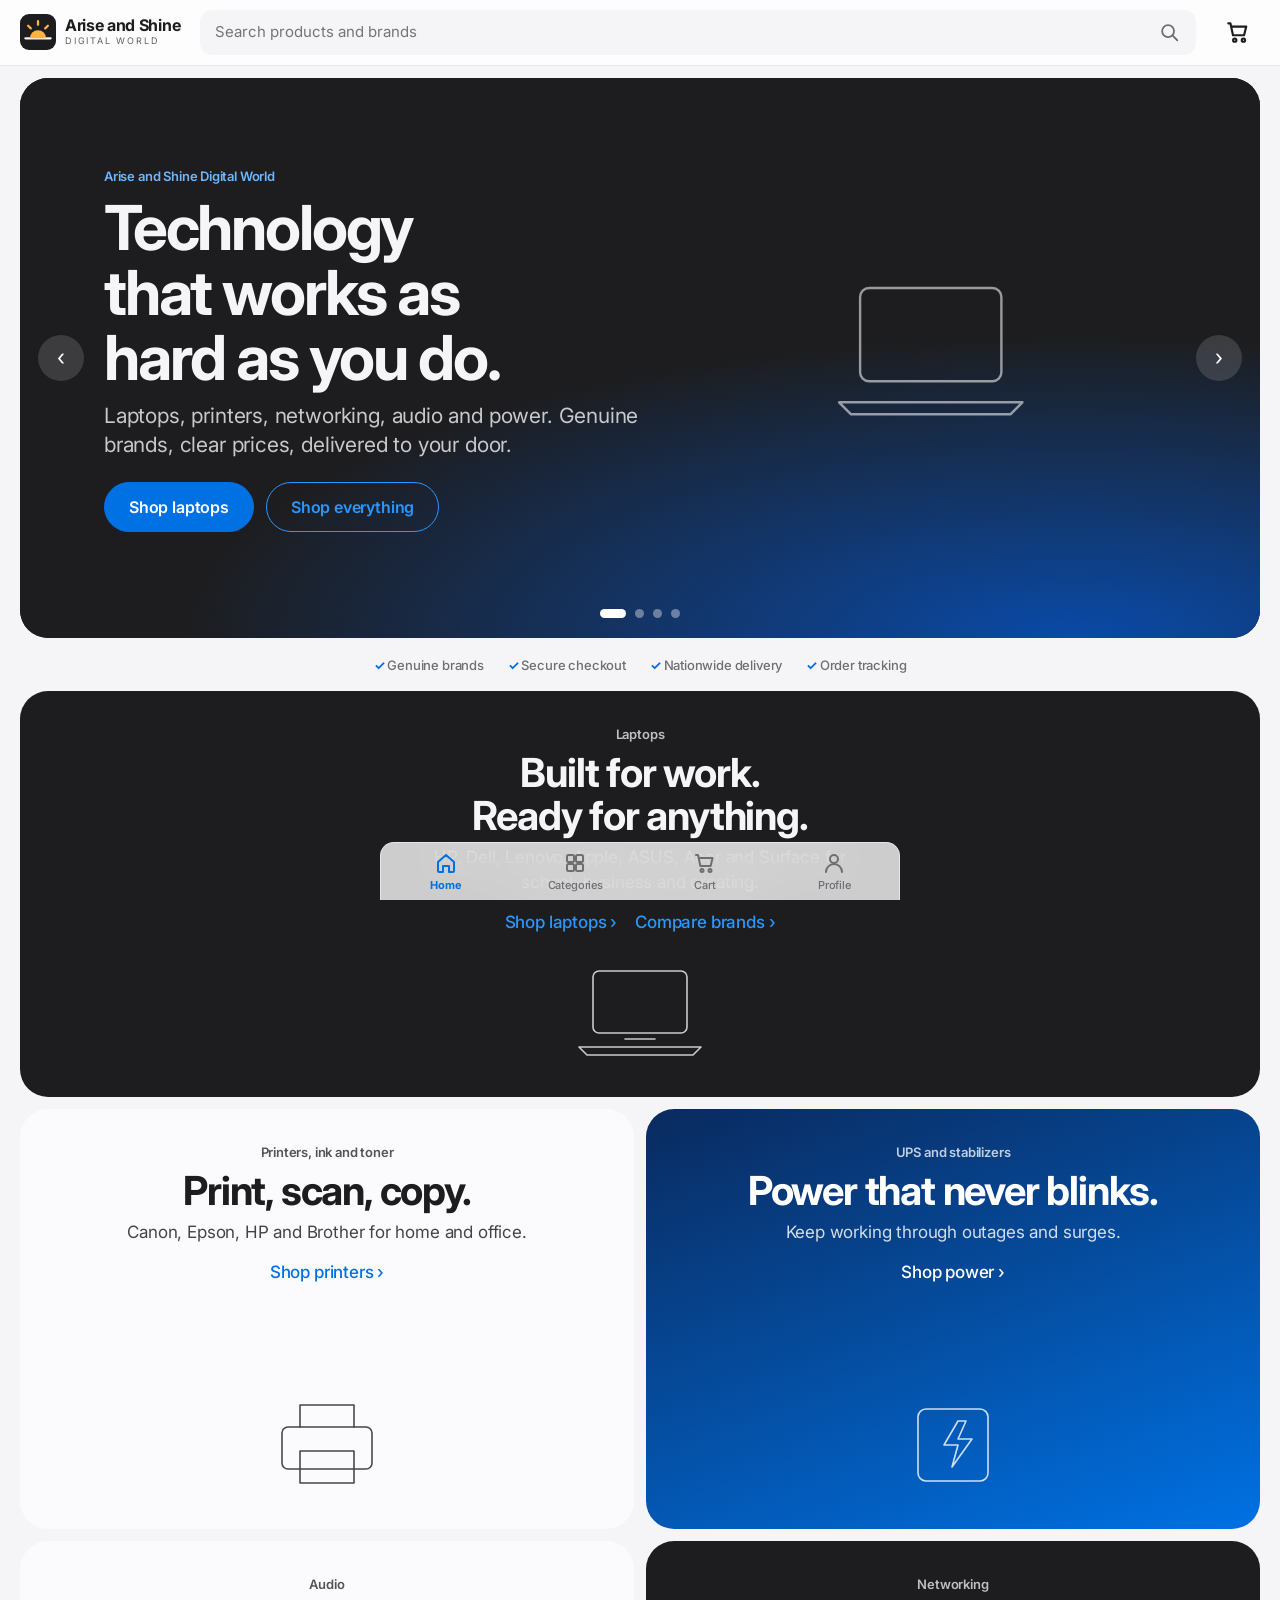
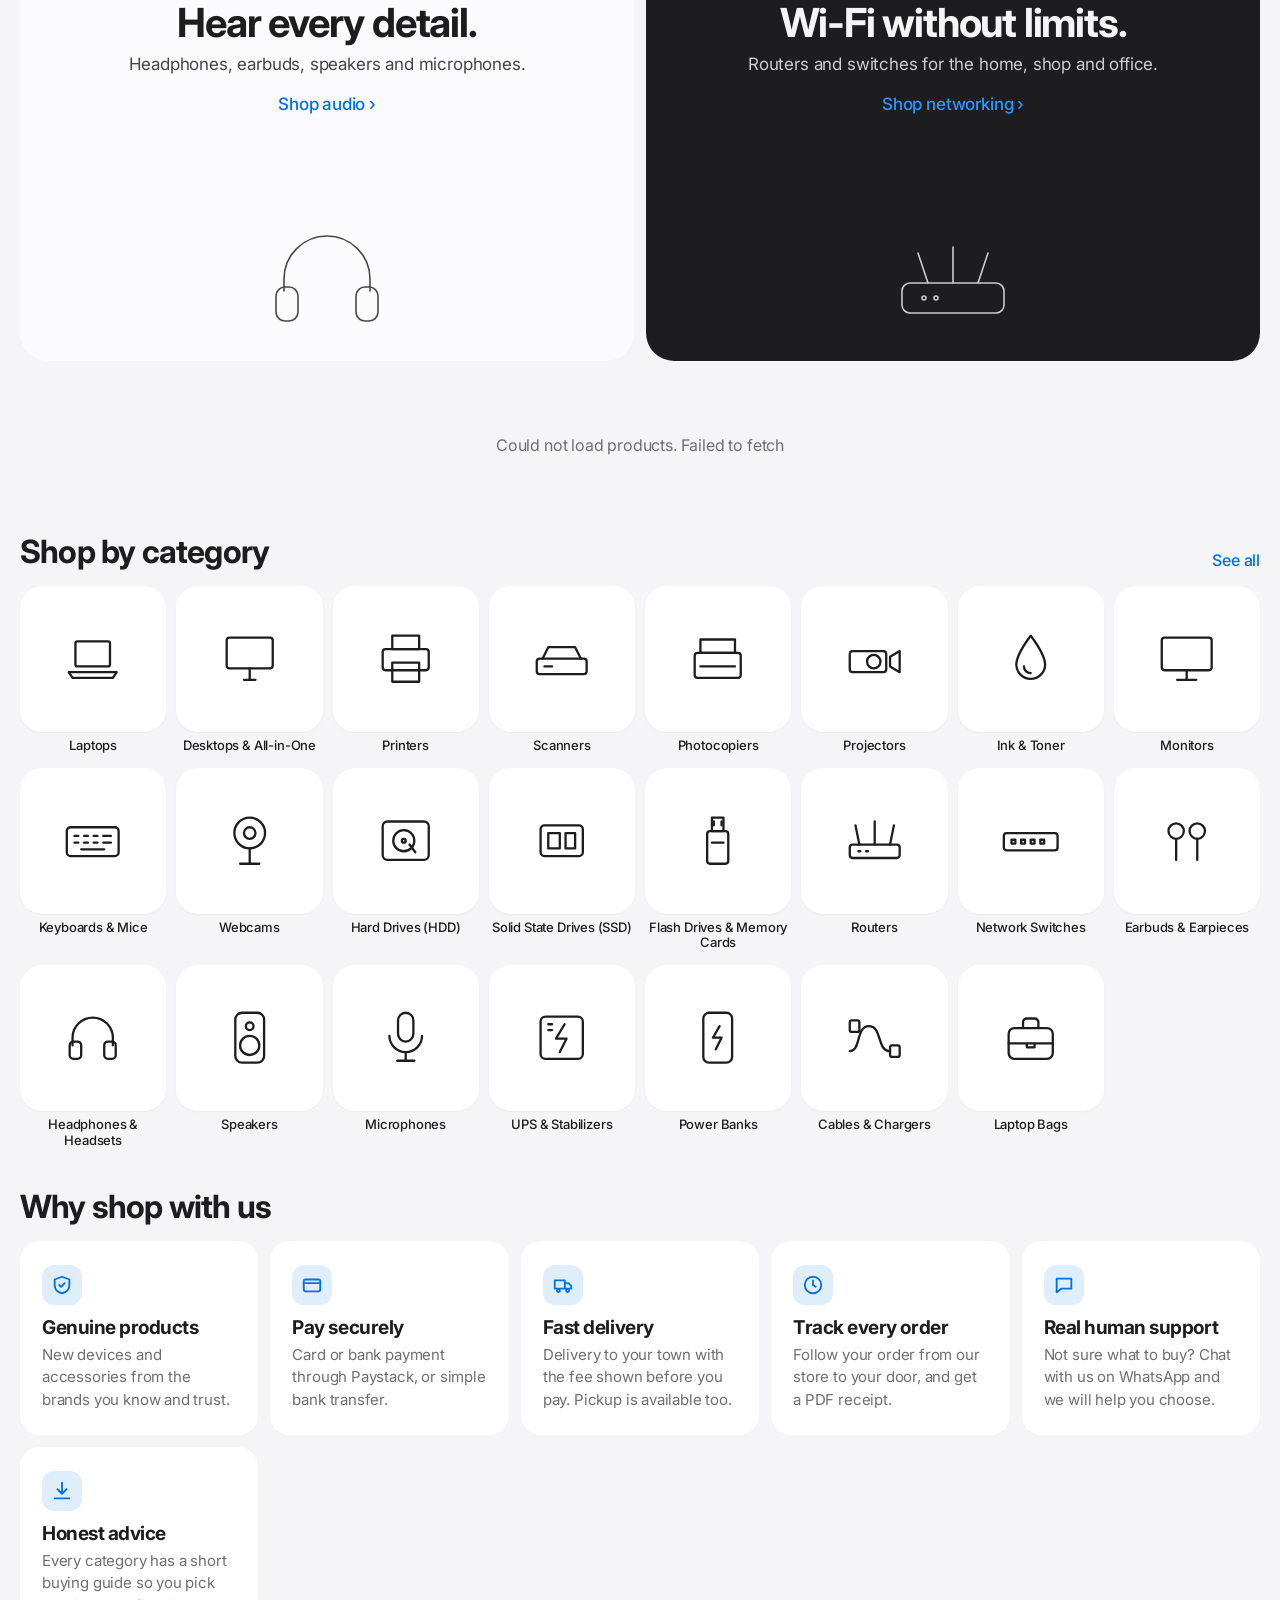
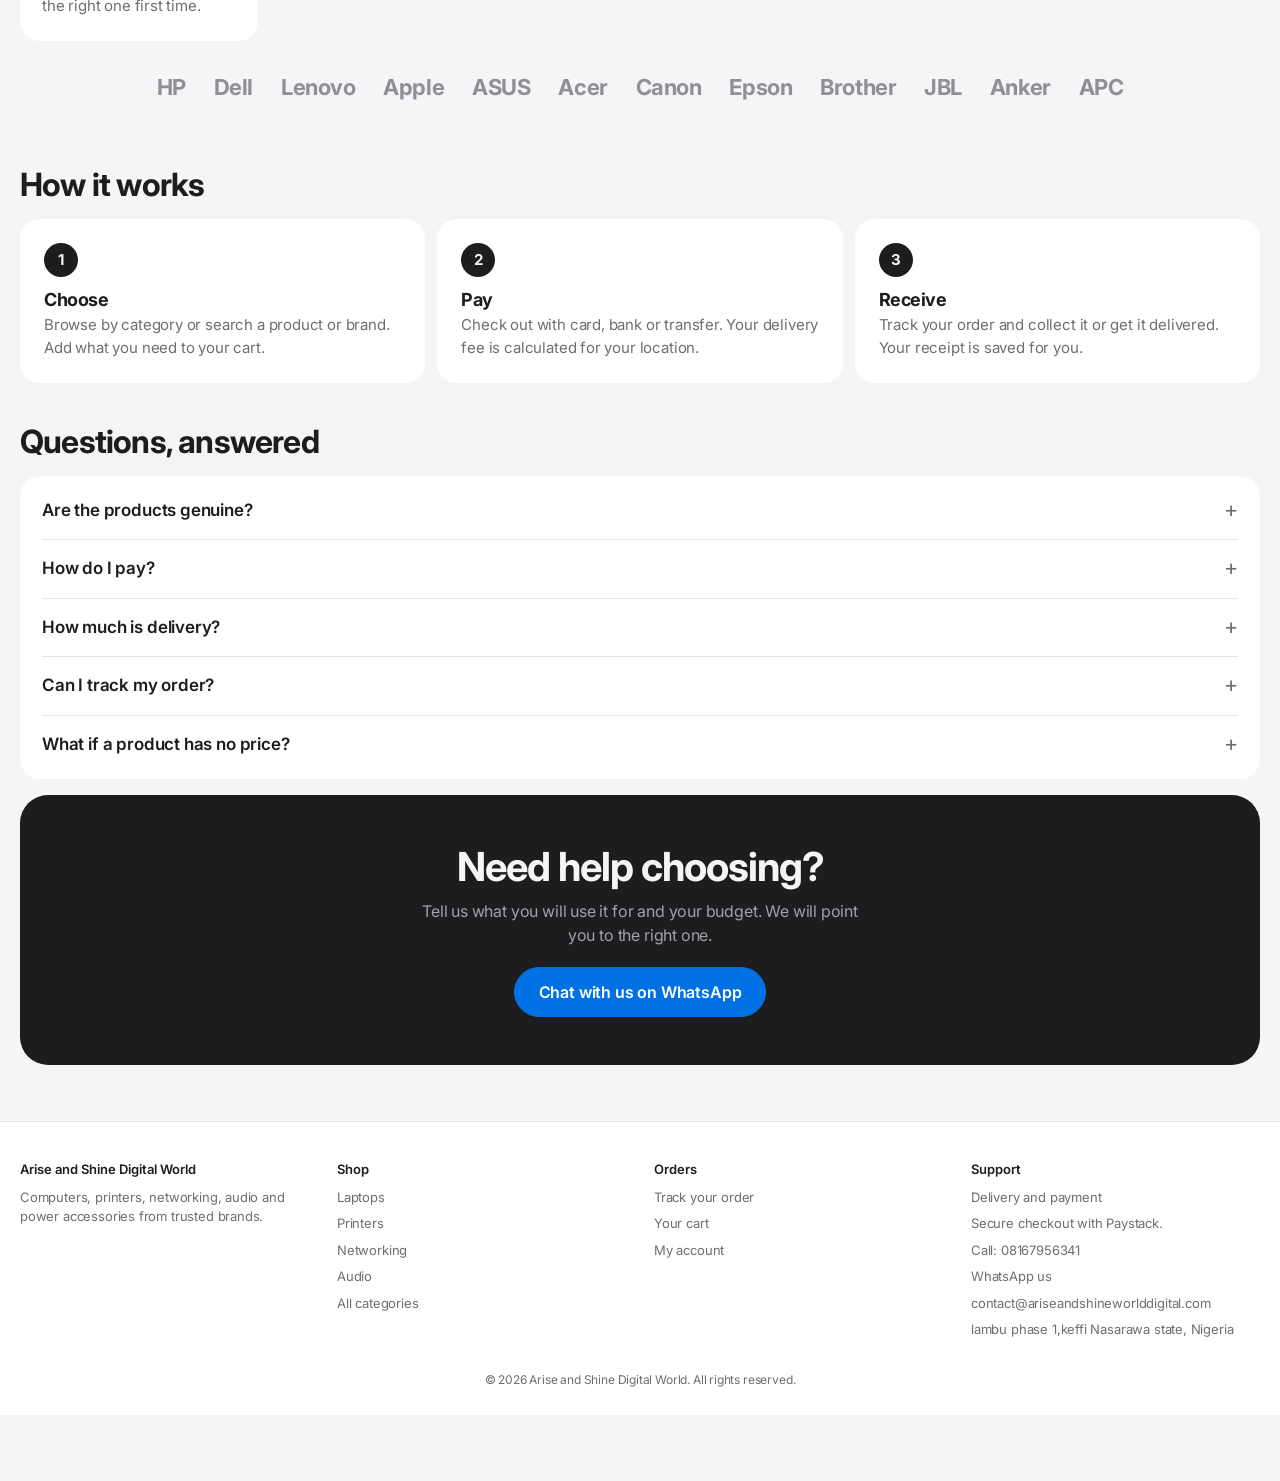
<file: index.html>
<!doctype html>
<html lang="en"><head><meta charset="utf-8"><meta name="viewport" content="width=device-width,initial-scale=1,viewport-fit=cover">
<title>Arise and Shine Digital World</title>
<meta name="description" content="Laptops, printers, networking, audio and power accessories from HP, Dell, Lenovo, Apple, Canon, Epson, JBL, Anker and more.">
<link rel="preconnect" href="https://fonts.googleapis.com"><link rel="preconnect" href="https://fonts.gstatic.com" crossorigin>
<link rel="stylesheet" href="https://fonts.googleapis.com/css2?family=Inter:wght@400;500;600;700&display=swap">
<link rel="stylesheet" href="assets/style.css?v=5"></head>
<body>
<div id="site-header"></div>

<main class="wrap">
  <section class="hero2 reveal" aria-roledescription="carousel" aria-label="Featured">
    <div class="hslides" id="hslides">
      <div class="hslide s1">
        <div class="htext"><p class="eyebrow">Arise and Shine Digital World</p><h1>Technology that works as hard as you do.</h1><p class="lead">Laptops, printers, networking, audio and power. Genuine brands, clear prices, delivered to your door.</p>
          <div class="cta"><a class="pill" href="shop.html?cat=laptops">Shop laptops</a><a class="pill ghost" href="shop.html">Shop everything</a></div></div>
        <div class="hphoto" data-photo="Laptop|Ultrabook" data-slug="laptops" data-alt="Laptops"><svg viewBox="0 0 150 110" aria-hidden="true"><rect x="28" y="14" width="94" height="62" rx="6"/><path d="M14 90h122l-8 8H22z"/></svg></div>
      </div>
      <div class="hslide s2">
        <div class="htext"><p class="eyebrow">Printers, ink and toner</p><h2>Print, scan and copy with ease.</h2><p class="lead">Canon, Epson, HP and Brother for home, school and office.</p>
          <div class="cta"><a class="pill" href="shop.html?cat=printers">Shop printers</a><a class="pill ghost" href="shop.html">Shop everything</a></div></div>
        <div class="hphoto" data-photo="Printer_(computing)|Inkjet_printing" data-slug="printers" data-alt="Printers"><svg viewBox="0 0 150 110" aria-hidden="true"><rect x="30" y="38" width="90" height="42" rx="6"/><path d="M48 38V16h54v22M48 62h54v32H48z"/></svg></div>
      </div>
      <div class="hslide s3">
        <div class="htext"><p class="eyebrow">UPS and stabilizers</p><h2>Keep working when the power goes.</h2><p class="lead">Protect your equipment from surges and outages with APC, Anker and more.</p>
          <div class="cta"><a class="pill" href="shop.html?cat=ups-stabilizers">Shop power</a><a class="pill ghost" href="shop.html">Shop everything</a></div></div>
        <div class="hphoto" data-photo="Uninterruptible_power_supply|Voltage_regulator" data-slug="ups-stabilizers" data-alt="UPS"><svg viewBox="0 0 150 110" aria-hidden="true"><rect x="40" y="20" width="70" height="72" rx="8"/><path d="M80 32l-14 24h14l-6 22 20-28H80l8-18z"/></svg></div>
      </div>
      <div class="hslide s4">
        <div class="htext"><p class="eyebrow">Audio</p><h2>Hear every detail.</h2><p class="lead">Headphones, earbuds, speakers and microphones from JBL, Sony and more.</p>
          <div class="cta"><a class="pill" href="shop.html?cat=headphones">Shop audio</a><a class="pill ghost" href="shop.html">Shop everything</a></div></div>
        <div class="hphoto" data-photo="Headphones|Headset_(audio)" data-slug="headphones" data-alt="Headphones"><svg viewBox="0 0 150 110" aria-hidden="true"><path d="M32 70V58a43 43 0 0 1 86 0v12"/><rect x="24" y="66" width="22" height="34" rx="9"/><rect x="104" y="66" width="22" height="34" rx="9"/></svg></div>
      </div>
    </div>
    <button class="harrow prev" id="hprev" aria-label="Previous slide">‹</button>
    <button class="harrow next" id="hnext" aria-label="Next slide">›</button>
    <div class="hdots" id="hdots"></div>
  </section>
  <div class="trustbar"><span>Genuine brands</span><span>Secure checkout</span><span>Nationwide delivery</span><span>Order tracking</span></div>

  <section class="bento">
    <a class="tile dark wide reveal" href="shop.html?cat=laptops">
      <p class="k">Laptops</p><h2>Built for work.<br>Ready for anything.</h2>
      <p>HP, Dell, Lenovo, Apple, ASUS, Acer and Surface for school, business and creating.</p>
      <div class="links"><b>Shop laptops ›</b><b>Compare brands ›</b></div>
      <div class="art" data-photo="Laptop|Ultrabook" data-slug="laptops" data-alt="Laptops"><svg viewBox="0 0 150 110"><rect x="28" y="14" width="94" height="62" rx="6"/><path d="M14 90h122l-8 8H22z"/><path d="M60 82h30"/></svg></div>
    </a>
    <a class="tile warm reveal" href="shop.html?cat=printers">
      <p class="k">Printers, ink and toner</p><h2>Print, scan, copy.</h2>
      <p>Canon, Epson, HP and Brother for home and office.</p>
      <div class="links"><b>Shop printers ›</b></div>
      <div class="art" data-photo="Printer_(computing)|Inkjet_printing" data-slug="printers" data-alt="Printers"><svg viewBox="0 0 150 110"><rect x="30" y="38" width="90" height="42" rx="6"/><path d="M48 38V16h54v22M48 62h54v32H48z"/></svg></div>
    </a>
    <a class="tile blue reveal" href="shop.html?cat=ups-stabilizers">
      <p class="k">UPS and stabilizers</p><h2>Power that never blinks.</h2>
      <p>Keep working through outages and surges.</p>
      <div class="links"><b style="color:#fff">Shop power ›</b></div>
      <div class="art" data-photo="Uninterruptible_power_supply|Voltage_regulator" data-slug="ups-stabilizers" data-alt="UPS"><svg viewBox="0 0 150 110"><rect x="40" y="20" width="70" height="72" rx="8"/><path d="M80 32l-14 24h14l-6 22 20-28H80l8-18z"/></svg></div>
    </a>
    <a class="tile warm reveal" href="shop.html?cat=headphones">
      <p class="k">Audio</p><h2>Hear every detail.</h2>
      <p>Headphones, earbuds, speakers and microphones.</p>
      <div class="links"><b>Shop audio ›</b></div>
      <div class="art" data-photo="Headphones|Headset_(audio)" data-slug="headphones" data-alt="Headphones"><svg viewBox="0 0 150 110"><path d="M32 70V58a43 43 0 0 1 86 0v12"/><rect x="24" y="66" width="22" height="34" rx="9"/><rect x="104" y="66" width="22" height="34" rx="9"/></svg></div>
    </a>
    <a class="tile dark reveal" href="shop.html?cat=routers">
      <p class="k">Networking</p><h2>Wi-Fi without limits.</h2>
      <p>Routers and switches for the home, shop and office.</p>
      <div class="links"><b>Shop networking ›</b></div>
      <div class="art" data-photo="Wireless_router|Router_(computing)" data-slug="routers" data-alt="Routers"><svg viewBox="0 0 150 110"><rect x="24" y="62" width="102" height="30" rx="8"/><path d="M50 62L40 32M100 62l10-30M75 62V26"/><circle cx="46" cy="77" r="2"/><circle cx="58" cy="77" r="2"/></svg></div>
    </a>
  </section>

  <div id="rails"><div class="shelf plain"><div class="empty">Loading products…</div></div></div>

  <section class="shelf plain" id="tiles">
    <div class="sechead"><h2>Shop by category</h2><a href="categories.html">See all</a></div>
    <div class="catgrid" id="catgrid"></div>
  </section>

  <section class="shelf plain">
    <div class="sechead"><h2>Why shop with us</h2></div>
    <div class="how">
      <div><span class="ico"><svg viewBox="0 0 24 24" aria-hidden="true"><path d="M12 3l8 3v6c0 5-3.5 8-8 9-4.5-1-8-4-8-9V6z"/><path d="M9 12l2 2 4-4"/></svg></span><h3>Genuine products</h3><p>New devices and accessories from the brands you know and trust.</p></div>
      <div><span class="ico"><svg viewBox="0 0 24 24" aria-hidden="true"><rect x="3" y="6" width="18" height="13" rx="2"/><path d="M3 10h18"/></svg></span><h3>Pay securely</h3><p>Card or bank payment through Paystack, or simple bank transfer.</p></div>
      <div><span class="ico"><svg viewBox="0 0 24 24" aria-hidden="true"><path d="M3 7h11v9H3zM14 10h4l3 3v3h-7z"/><circle cx="7" cy="18" r="1.6"/><circle cx="17" cy="18" r="1.6"/></svg></span><h3>Fast delivery</h3><p>Delivery to your town with the fee shown before you pay. Pickup is available too.</p></div>
      <div><span class="ico"><svg viewBox="0 0 24 24" aria-hidden="true"><circle cx="12" cy="12" r="9"/><path d="M12 7v5l3 2"/></svg></span><h3>Track every order</h3><p>Follow your order from our store to your door, and get a PDF receipt.</p></div>
      <div><span class="ico"><svg viewBox="0 0 24 24" aria-hidden="true"><path d="M4 5h16v11H9l-5 4z"/></svg></span><h3>Real human support</h3><p>Not sure what to buy? Chat with us on WhatsApp and we will help you choose.</p></div>
      <div><span class="ico"><svg viewBox="0 0 24 24" aria-hidden="true"><path d="M12 3v12M7 10l5 5 5-5M4 20h16"/></svg></span><h3>Honest advice</h3><p>Every category has a short buying guide so you pick the right one first time.</p></div>
    </div>
  </section>

  <div class="brandrow reveal" aria-label="Brands we carry"><span>HP</span><span>Dell</span><span>Lenovo</span><span>Apple</span><span>ASUS</span><span>Acer</span><span>Canon</span><span>Epson</span><span>Brother</span><span>JBL</span><span>Anker</span><span>APC</span></div>

  <section class="shelf plain">
    <div class="sechead"><h2>How it works</h2></div>
    <div class="steps3">
      <div class="reveal"><b class="n">1</b><h3>Choose</h3><p>Browse by category or search a product or brand. Add what you need to your cart.</p></div>
      <div class="reveal"><b class="n">2</b><h3>Pay</h3><p>Check out with card, bank or transfer. Your delivery fee is calculated for your location.</p></div>
      <div class="reveal"><b class="n">3</b><h3>Receive</h3><p>Track your order and collect it or get it delivered. Your receipt is saved for you.</p></div>
    </div>
  </section>

  <section class="shelf plain" id="faq">
    <div class="sechead"><h2>Questions, answered</h2></div>
    <div class="faq">
      <details><summary>Are the products genuine?</summary><p>Yes. We sell computers and accessories from known brands. Ask us on WhatsApp if you want to confirm a specific model.</p></details>
      <details><summary>How do I pay?</summary><p>Pay by card or bank through Paystack, or choose bank transfer at checkout. Your order is marked paid once the payment is confirmed.</p></details>
      <details><summary>How much is delivery?</summary><p>The fee depends on your state and town. Pick your location at checkout and you see the exact fee before you pay.</p></details>
      <details><summary>Can I track my order?</summary><p>Yes. Open Track order and enter your order number and phone number, or sign in to see all your orders in one place.</p></details>
      <details><summary>What if a product has no price?</summary><p>Add it to your cart and send your list to us on WhatsApp. We reply with the price and availability.</p></details>
    </div>
  </section>

  <section class="cta-band reveal">
    <h2>Need help choosing?</h2>
    <p>Tell us what you will use it for and your budget. We will point you to the right one.</p>
    <a class="pill" id="helpbtn" href="categories.html">Browse all products</a>
  </section>
</main>

<div id="site-footer"></div>
<script src="config.js"></script><script src="assets/catalog.js?v=5"></script><script src="assets/app.js?v=5"></script>
<script>
A.layout("home", { strip: false });

/* category tiles */
function tiles() {
  document.getElementById("catgrid").innerHTML = A.CAT.map(function (c) {
    return '<a class="cat" href="shop.html?cat=' + c.slug + '">' + A.mediaFor(c.slug, c.wiki ? c.wiki[0] : "", c.name, "") + "<b>" + A.esc(c.name) + "</b></a>";
  }).join("");
}
tiles(); A.onCats(tiles);

/* header slider */
(function () {
  var box = document.getElementById("hslides"), n = box.children.length, i = 0, t, x0 = null;
  var dots = document.getElementById("hdots");
  dots.innerHTML = Array.prototype.map.call(box.children, function (_, k) { return '<button class="hdot" aria-label="Slide ' + (k + 1) + '" data-k="' + k + '"></button>'; }).join("");
  function go(k) {
    i = (k + n) % n; box.style.transform = "translateX(-" + i * 100 + "%)";
    Array.prototype.forEach.call(dots.children, function (d, j) { d.setAttribute("aria-current", j === i); });
  }
  function restart() {
    clearInterval(t);
    if (!window.matchMedia("(prefers-reduced-motion: reduce)").matches) t = setInterval(function () { go(i + 1); }, 6000);
  }
  dots.addEventListener("click", function (e) { var b = e.target.closest("[data-k]"); if (b) { go(+b.dataset.k); restart(); } });
  document.getElementById("hprev").onclick = function () { go(i - 1); restart(); };
  document.getElementById("hnext").onclick = function () { go(i + 1); restart(); };
  var hero = box.parentNode;
  hero.addEventListener("touchstart", function (e) { x0 = e.touches[0].clientX; }, { passive: true });
  hero.addEventListener("touchend", function (e) {
    if (x0 === null) return; var dx = e.changedTouches[0].clientX - x0; x0 = null;
    if (Math.abs(dx) > 40) { go(i + (dx < 0 ? 1 : -1)); restart(); }
  }, { passive: true });
  hero.addEventListener("mouseenter", function () { clearInterval(t); });
  hero.addEventListener("mouseleave", restart);
  go(0); restart();
})();

/* chat button */
(function () { var b = document.getElementById("helpbtn"), w = A.C.whatsapp; if (w) { b.href = "https://wa.me/" + w + "?text=" + encodeURIComponent("Hello, I need help choosing a product."); b.target = "_blank"; b.rel = "noopener"; b.textContent = "Chat with us on WhatsApp"; } })();

/* product rails: first the categories people shop most, products visible straight away */
var RAILS = ["laptops", "printers", "monitors", "ssd", "routers", "headphones", "ups-stabilizers", "power-banks", "keyboards-mice", "cables-chargers"];
A.getProducts().then(function (list) {
  var html = RAILS.concat(A.CAT.filter(function (c) { return c.custom; }).map(function (c) { return c.slug; })).map(function (slug) {
    var c = A.cat(slug); if (!c) return "";
    var items = list.filter(function (p) { return p.category === slug; });
    items.sort(function (a, b) { return (a.price == null) - (b.price == null); });
    if (!items.length) return "";
    return '<section class="shelf"><div class="sechead"><h2>' + A.esc(c.name) + '</h2><a href="shop.html?cat=' + slug + '">See all</a></div><div class="rail">' +
      items.slice(0, 10).map(A.productCard).join("") + "</div></section>";
  }).join("");
  document.getElementById("rails").innerHTML = html || '<div class="shelf plain"><div class="empty">Products will appear here once they are added.</div></div>';
}).catch(function (e) {
  document.getElementById("rails").innerHTML = '<div class="shelf plain"><div class="empty">Could not load products. ' + A.esc(e.message) + "</div></div>";
});
</script>
</body></html>
</file>
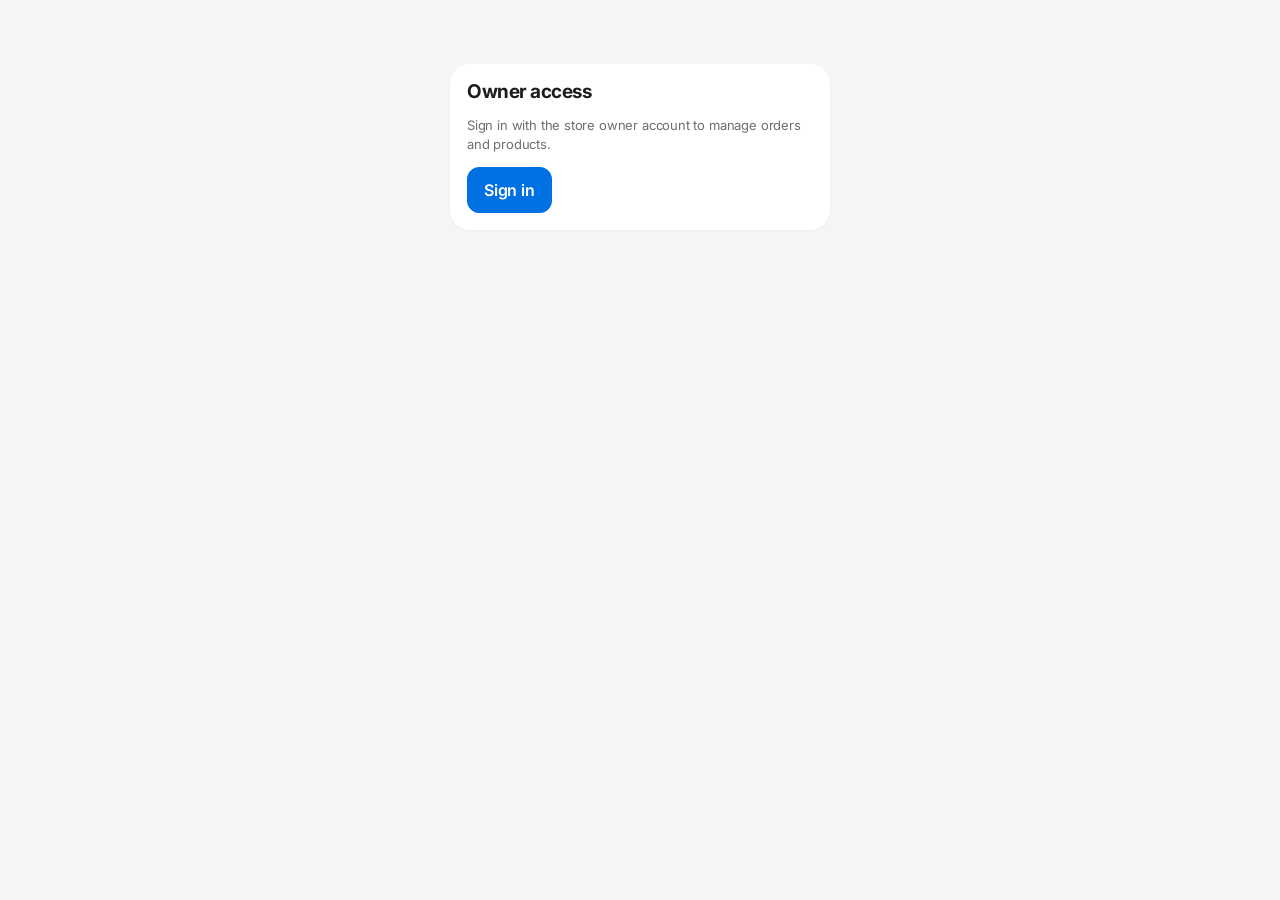
<file: admin.html>
<!doctype html>
<html lang="en"><head><meta charset="utf-8"><meta name="viewport" content="width=device-width,initial-scale=1,viewport-fit=cover">
<meta name="robots" content="noindex,nofollow">
<title>Store admin | Arise and Shine Digital World</title>
<link rel="preconnect" href="https://fonts.googleapis.com"><link rel="preconnect" href="https://fonts.gstatic.com" crossorigin>
<link rel="stylesheet" href="https://fonts.googleapis.com/css2?family=Inter:wght@400;500;600;700&display=swap">
<link rel="stylesheet" href="assets/style.css?v=5">
<style>
body{padding-bottom:40px}
.ah{background:#1d1d1f;color:#fff;position:sticky;top:0;z-index:30}
.ah .wrap{display:flex;align-items:center;gap:10px;padding-block:10px;flex-wrap:wrap}
.ah b{font-family:var(--font-display);font-size:17px}
.ah small{opacity:.7;display:block;font-size:10px;letter-spacing:.14em;text-transform:uppercase}
.ah .sp{flex:1}
.ah .btn{background:transparent;color:#fff;border-color:rgba(255,255,255,.35);padding:6px 12px;font-size:13px}
.tabs2{background:var(--surface);border-bottom:1px solid var(--line)}
.tabs2 .wrap{display:flex;gap:2px;overflow-x:auto;scrollbar-width:none}
.tabs2 button{border:0;background:none;padding:12px 14px;font-weight:600;color:var(--muted);border-bottom:3px solid transparent;white-space:nowrap}
.tabs2 button[aria-current="true"]{color:var(--accent);border-bottom-color:var(--accent)}
.tabs2 .n{background:var(--accent);color:var(--accent-ink);border-radius:99px;font-size:11px;padding:0 6px;margin-left:5px}
main.wrap{padding-block:16px}
h2.t{font-size:20px;margin-bottom:12px}
.tiles{display:grid;grid-template-columns:repeat(auto-fit,minmax(150px,1fr));gap:10px;margin-bottom:14px}
.tile{background:var(--surface);border:1px solid var(--line);border-radius:12px;padding:14px;text-align:left;display:block;width:100%}
.tile b{font-size:24px;font-family:var(--font-display);display:block;line-height:1.1;overflow-wrap:anywhere}
.tile span{color:var(--muted);font-size:13px}
.tile.alert{border-color:var(--warn)}
.tile.alert b{color:var(--warn)}
.two-col{display:grid;grid-template-columns:minmax(0,1fr) minmax(0,1fr);gap:14px}
@media (max-width:820px){.two-col{grid-template-columns:1fr}}
.bars{display:flex;align-items:flex-end;gap:5px;height:110px;margin-top:8px}
.bars i{flex:1;background:var(--accent);border-radius:4px 4px 0 0;min-height:2px;display:block}
.barlab{display:flex;gap:5px;font-size:10px;color:var(--muted);margin-top:4px}
.barlab span{flex:1;text-align:center;overflow:hidden}
.tb{display:flex;gap:8px;flex-wrap:wrap;margin-bottom:12px;align-items:center}
.tb input,.tb select{border:1px solid var(--line);background:var(--surface);border-radius:8px;padding:9px 10px;min-width:0}
.tb input[type=search]{flex:1 1 180px}
.tb .sp{flex:1}
.pth{width:44px;height:44px;flex:none}
.pth .media{aspect-ratio:1;border-radius:6px}
td .num{width:104px}
.prod{display:flex;gap:10px;align-items:center;min-width:0}
.prod b{font-weight:600;display:block;overflow-wrap:anywhere}
.prod small{color:var(--muted)}
.bulk{position:sticky;bottom:10px;background:var(--header);color:#fff;border-radius:12px;padding:10px 12px;display:flex;gap:8px;flex-wrap:wrap;align-items:center;margin-top:10px;z-index:20}
.bulk input{width:100px;border-radius:8px;border:0;padding:7px 8px}
.bulk .btn{background:transparent;color:#fff;border-color:rgba(255,255,255,.4);padding:6px 11px;font-size:13px}
.scrim2{position:fixed;inset:0;background:rgba(5,10,20,.5);z-index:50}
.drawer{position:fixed;top:0;right:0;bottom:0;width:min(540px,100%);background:var(--surface);z-index:51;overflow:auto;padding:16px;border-left:1px solid var(--line)}
.drawer .dh{display:flex;justify-content:space-between;align-items:center;gap:10px;margin-bottom:12px}
.drawer .dh h2{font-size:19px}
.x{border:0;background:var(--bg);border-radius:8px;padding:6px 11px;font-size:18px;line-height:1}
.imgbox{display:flex;gap:12px;align-items:center;flex-wrap:wrap}
.imgbox .pv{width:96px;height:96px;flex:none;border:1px solid var(--line);border-radius:10px;overflow:hidden;background:#fff;display:grid;place-items:center}
.imgbox .pv img{width:100%;height:100%;object-fit:contain}
.actions{display:flex;gap:8px;flex-wrap:wrap;margin-top:6px}
textarea.csv{width:100%;min-height:150px;border:1px solid var(--line);background:var(--bg);border-radius:10px;padding:10px;font:13px/1.4 ui-monospace,Menlo,monospace}
tr.click{cursor:pointer}
tr.click:hover td{background:var(--bg)}
.ok{color:var(--ok);font-weight:700}.err{color:var(--bad);font-weight:700}
.arow{display:grid;grid-template-columns:minmax(120px,1fr) minmax(120px,1.3fr) 90px auto;gap:8px;margin-bottom:8px}
.sfgrid{display:grid;grid-template-columns:repeat(auto-fill,minmax(210px,1fr));gap:8px}
.sf{display:flex;align-items:center;justify-content:space-between;gap:8px;font-size:14px}
.sf input{width:96px}
@media (max-width:600px){.arow{grid-template-columns:1fr 1fr}.arow [data-a="area"]{grid-column:1/-1}.sfgrid{grid-template-columns:1fr 1fr}}
</style></head>
<body>
<div id="gate" class="wrap" style="padding-block:24px"></div>

<div id="app" hidden>
  <header class="ah"><div class="wrap">
    <div><b>Store admin</b><small>Arise and Shine Digital World</small></div>
    <span class="sp"></span>
    <a class="btn" href="index.html" target="_blank" rel="noopener">View store</a>
    <button class="btn" id="out">Sign out</button>
  </div></header>
  <nav class="tabs2" aria-label="Admin sections"><div class="wrap" id="tabs"></div></nav>
  <main class="wrap" id="view"></main>
</div>
<div id="drawerRoot"></div>

<script src="config.js"></script><script src="assets/catalog.js?v=5"></script><script src="assets/app.js?v=5"></script>
<script>
var $ = A.$;
var ORDERS = [], PRODUCTS = [], SETTINGS = {}, view = "overview";
var oF = "", oQ = "", pQ = "", pCat = "", pF = "", pLimit = 60, SEL = {};
var STATUSES = Object.keys(A.STATUS);
var OPEN = ["placed", "confirmed", "processing", "out_for_delivery", "ready_for_pickup"];
var TABS = [["overview", "Overview"], ["orders", "Orders"], ["products", "Products"], ["import", "Add many at once"], ["settings", "Settings"]];

function fmt(d) { return new Date(d).toLocaleString("en-NG", { dateStyle: "medium", timeStyle: "short" }); }
function catName(slug) { return (A.cat(slug) || {}).name || slug; }
function waLink(phone, text) {
  var d = String(phone).replace(/\D/g, ""); if (d.charAt(0) === "0") d = "234" + d.slice(1);
  return "https://wa.me/" + d + "?text=" + encodeURIComponent(text);
}
function fail(e) {
  if (/jwt|token|expired|permission|401|403|row-level/i.test(e.message)) { A.toast("Your session ended or you do not have access. Sign in again."); }
  else A.toast(e.message);
}

/* ---------- access gate ---------- */
function gate() {
  $("#app").hidden = true; $("#gate").hidden = false;
  if (!A.LIVE) { $("#gate").innerHTML = '<div class="msg warn">The admin dashboard needs Supabase. Add your Supabase URL and anon key in config.js (see README.md), then reload.</div>'; return; }
  if (!A.auth.user()) {
    $("#gate").innerHTML = '<div class="panel" style="max-width:380px;margin:40px auto"><h2>Owner access</h2><p class="note" style="margin-bottom:12px">Sign in with the store owner account to manage orders and products.</p><a class="btn primary" href="profile.html?next=admin.html">Sign in</a></div>';
    return;
  }
  $("#gate").innerHTML = '<div class="empty">Checking access…</div>';
  A.auth.isAdmin().then(function (ok) {
    if (ok) start();
    else $("#gate").innerHTML = '<div class="panel" style="max-width:420px;margin:40px auto"><div class="msg bad">This page is only for the store owner.</div><a class="btn" href="profile.html">Back to my account</a></div>';
  });
}
function start() {
  $("#gate").hidden = true; $("#app").hidden = false;
  var h = location.hash.replace("#", ""); if (TABS.some(function (t) { return t[0] === h; })) view = h;
  A.getSettings().then(function (s) { SETTINGS = s || {}; }).catch(function () {});
  load();
}
function load(quiet) {
  if (!quiet) $("#view").innerHTML = '<div class="empty">Loading…</div>';
  return Promise.all([A.admin.orders(), A.admin.products()]).then(function (r) {
    ORDERS = r[0] || []; PRODUCTS = r[1] || [];
    return A.getSettings().then(function (s) { A.syncCats(PRODUCTS, s); }).then(function () { render(); });
  }).catch(function (e) { $("#view").innerHTML = '<div class="msg bad">Could not load data. ' + A.esc(e.message) + "</div>"; fail(e); });
}
function go(v) { view = v; SEL = {}; location.hash = v; render(); window.scrollTo(0, 0); }
function tabsHtml() {
  var open = ORDERS.filter(function (o) { return OPEN.indexOf(o.status) > -1; }).length;
  $("#tabs").innerHTML = TABS.map(function (t) {
    return '<button data-tab="' + t[0] + '" aria-current="' + (t[0] === view) + '">' + t[1] + (t[0] === "orders" && open ? '<span class="n">' + open + "</span>" : "") + "</button>";
  }).join("");
}
function render() {
  tabsHtml();
  ({ overview: overview, orders: orders, products: products, import: importView, settings: settings })[view]();
}

/* ---------- overview ---------- */
function overview() {
  var live = ORDERS.filter(function (o) { return o.status !== "cancelled"; });
  var paid = live.filter(function (o) { return o.payment_status === "paid"; });
  var sum = function (l) { return l.reduce(function (n, o) { return n + Number(o.total); }, 0); };
  var d30 = Date.now() - 30 * 864e5;
  var open = ORDERS.filter(function (o) { return OPEN.indexOf(o.status) > -1; });
  var unpaid = live.filter(function (o) { return o.payment_status !== "paid"; });
  var noPrice = PRODUCTS.filter(function (p) { return p.price == null; });
  var low = PRODUCTS.filter(function (p) { return p.stock != null && p.stock <= 3; });
  var hidden = PRODUCTS.filter(function (p) { return !p.active; });
  var days = [], i;
  for (i = 13; i >= 0; i--) { var d = new Date(); d.setHours(0, 0, 0, 0); d.setDate(d.getDate() - i); days.push({ d: d, v: 0 }); }
  paid.forEach(function (o) { var t = new Date(o.created_at); t.setHours(0, 0, 0, 0); days.forEach(function (x) { if (x.d.getTime() === t.getTime()) x.v += Number(o.total); }); });
  var max = Math.max.apply(null, days.map(function (x) { return x.v; })) || 1;
  $("#view").innerHTML =
    '<div class="tiles">' +
    '<button class="tile' + (open.length ? " alert" : "") + '" data-jump="orders:open"><b>' + open.length + "</b><span>Orders to fulfil</span></button>" +
    '<button class="tile' + (unpaid.length ? " alert" : "") + '" data-jump="orders:unpaid"><b>' + unpaid.length + "</b><span>Waiting for payment</span></button>" +
    '<div class="tile"><b>' + A.money(sum(paid.filter(function (o) { return new Date(o.created_at) > d30; }))) + "</b><span>Paid, last 30 days</span></div>" +
    '<div class="tile"><b>' + A.money(sum(paid)) + "</b><span>Paid, all time</span></div></div>" +
    '<div class="tiles">' +
    '<button class="tile" data-jump="products:"><b>' + PRODUCTS.length + "</b><span>Products listed" + (hidden.length ? " (" + hidden.length + " hidden)" : "") + "</span></button>" +
    '<button class="tile' + (noPrice.length ? " alert" : "") + '" data-jump="products:noprice"><b>' + noPrice.length + "</b><span>Products without a price</span></button>" +
    '<button class="tile' + (low.length ? " alert" : "") + '" data-jump="products:low"><b>' + low.length + "</b><span>Low or out of stock</span></button></div>" +
    '<div class="two-col"><div class="panel"><h2>Paid sales, last 14 days</h2><div class="bars">' +
    days.map(function (x) { return '<i style="height:' + Math.max(2, Math.round(x.v / max * 100)) + '%" title="' + x.d.toLocaleDateString("en-NG", { day: "numeric", month: "short" }) + ": " + A.money(x.v) + '"></i>'; }).join("") +
    '</div><div class="barlab">' + days.map(function (x, k) { return "<span>" + (k % 2 === 0 ? x.d.getDate() : "") + "</span>"; }).join("") + "</div></div>" +
    '<div class="panel"><h2>Latest orders</h2>' + (ORDERS.length ? '<div class="tablewrap" style="border:0"><table style="min-width:0"><tbody>' + ORDERS.slice(0, 7).map(function (o) {
      return '<tr class="click" data-order="' + A.esc(o.id) + '"><td><b>' + A.esc(o.ref) + "</b><br><small class=\"note\">" + A.esc(o.customer_name) + "</small></td><td>" + A.money(o.total) + '</td><td><span class="tag ' + (o.payment_status === "paid" ? "ok" : "warn") + '">' + (o.payment_status === "paid" ? "Paid" : "Unpaid") + "</span></td></tr>";
    }).join("") + "</tbody></table></div>" : '<p class="note">No orders yet. They appear here when customers check out.</p>') + "</div></div>" +
    (noPrice.length ? '<div class="msg warn" style="margin-top:14px">' + noPrice.length + ' products have no price, so customers can only ask for a quote on them. <a href="#products" data-jump="products:noprice">Set prices</a> or <a href="#import" data-jump="import:">add many at once</a>.</div>' : "");
}

/* ---------- orders ---------- */
function orderRows() {
  var q = oQ.trim().toLowerCase();
  return ORDERS.filter(function (o) {
    if (oF === "open" && OPEN.indexOf(o.status) < 0) return false;
    if (oF === "unpaid" && !(o.payment_status !== "paid" && o.status !== "cancelled")) return false;
    if (oF && oF !== "open" && oF !== "unpaid" && o.status !== oF) return false;
    return !q || (o.ref + " " + o.customer_name + " " + o.phone + " " + o.email).toLowerCase().indexOf(q) > -1;
  });
}
function orders() {
  var chips = [["", "All"], ["open", "To fulfil"], ["unpaid", "Unpaid"]].concat(STATUSES.map(function (s) { return [s, A.STATUS[s]]; }));
  $("#view").innerHTML = '<h2 class="t">Orders</h2><div class="tb"><input id="oq" type="search" placeholder="Search order number, name or phone" value="' + A.esc(oQ) + '"><button class="btn small" id="refresh">Refresh</button></div>' +
    '<div class="chips scroll" style="margin-bottom:12px">' + chips.map(function (c) { return '<button class="chip" data-of="' + c[0] + '" aria-pressed="' + (oF === c[0]) + '">' + c[1] + "</button>"; }).join("") + '</div><div id="olist"></div>';
  ordersList();
}
function ordersList() {
  var list = orderRows();
  $("#olist").innerHTML = '<div class="tablewrap"><table><thead><tr><th>Order</th><th>Customer</th><th>Total</th><th>Payment</th><th>Status</th><th>Placed</th></tr></thead><tbody>' +
    (list.length ? list.map(function (o) {
      return '<tr class="click" data-order="' + A.esc(o.id) + '"><td><b>' + A.esc(o.ref) + "</b></td><td>" + A.esc(o.customer_name) + "<br><small class=\"note\">" + A.esc(o.phone) + "</small></td><td>" + A.money(o.total) +
        '</td><td><span class="tag ' + (o.payment_status === "paid" ? "ok" : "warn") + '">' + (o.payment_status === "paid" ? "Paid" : "Unpaid") + " · " + (o.payment_method === "transfer" ? "Transfer" : "Paystack") + "</span></td><td>" + A.esc(A.STATUS[o.status] || o.status) + "</td><td><small>" + fmt(o.created_at) + "</small></td></tr>";
    }).join("") : '<tr><td colspan="6" class="empty">No orders match.</td></tr>') + "</tbody></table></div>";
}
function drawer(title, body) {
  $("#drawerRoot").innerHTML = '<div class="scrim2" id="scrim2"></div><aside class="drawer" role="dialog" aria-label="' + A.esc(title) + '"><div class="dh"><h2>' + A.esc(title) + '</h2><button class="x" id="closeD" aria-label="Close">×</button></div>' + body + "</aside>";
  $("#scrim2").onclick = closeDrawer; $("#closeD").onclick = closeDrawer;
}
function closeDrawer() { $("#drawerRoot").innerHTML = ""; }
function openOrder(id) {
  var o = ORDERS.filter(function (x) { return x.id === id; })[0]; if (!o) return;
  drawer("Order " + o.ref, '<div class="empty">Loading…</div>');
  A.admin.events(id).then(function (ev) {
    drawer("Order " + o.ref,
      '<p><b>' + A.esc(o.customer_name) + "</b><br>" + A.esc(o.phone) + " · " + A.esc(o.email) + '<br><a href="' + waLink(o.phone, "Hello " + o.customer_name + ", this is " + A.C.name + " about your order " + o.ref + ".") + '" target="_blank" rel="noopener">Message on WhatsApp</a></p>' +
      "<p class=\"note\" style=\"margin:8px 0\">" + (o.delivery_method === "pickup" ? "Store pickup" : "Deliver to: " + A.esc([o.address, o.city, o.state].filter(Boolean).join(", "))) + "</p>" +
      '<div class="sum" style="margin:10px 0">' + (o.items || []).map(function (i) { return "<div><span>" + i.qty + " × " + A.esc(i.name) + "</span><span>" + A.money(i.price * i.qty) + "</span></div>"; }).join("") +
      "<div><span>Delivery</span><span>" + (Number(o.delivery_fee) ? A.money(o.delivery_fee) : "Free") + '</span></div><div class="tot"><span>Total</span><span>' + A.money(o.total) + "</span></div></div>" +
      '<p><span class="tag ' + (o.payment_status === "paid" ? "ok" : "warn") + '">' + (o.payment_status === "paid" ? "Paid" : "Payment pending") + "</span> <span class=\"note\">" + (o.payment_method === "transfer" ? "Bank transfer" : "Paystack") + "</span></p>" +
      (o.payment_status !== "paid" && o.status !== "cancelled" ? '<div class="actions"><button class="btn" id="paid">Mark as paid</button></div>' : "") +
      (o.payment_status === "paid" ? '<div class="msg ok" style="margin-top:12px"><b>Receipt ready</b><div class="actions" style="margin-top:8px"><a class="btn primary" target="_blank" rel="noopener" href="' + A.esc(A.receiptUrl(o)) + '">View receipt</a><a class="btn" target="_blank" rel="noopener" href="' + A.esc(A.receiptUrl(o, true)) + '">Download PDF</a><a class="btn" target="_blank" rel="noopener" href="' + A.esc(waLink(o.phone, "Hello " + o.customer_name + ", your payment of " + A.money(o.total) + " for order " + o.ref + " is confirmed. Thank you! Your receipt: " + A.receiptUrl(o))) + '">Send on WhatsApp</a></div></div>' : "") +
      '<div class="field" style="margin-top:14px"><label for="ns">Order status</label><select id="ns">' + STATUSES.map(function (s) { return '<option value="' + s + '"' + (s === o.status ? " selected" : "") + ">" + A.STATUS[s] + "</option>"; }).join("") + "</select></div>" +
      '<div class="field"><label for="nn">Message for the customer (optional)</label><input id="nn" placeholder="e.g. Rider Musa will call you"></div>' +
      '<div class="actions"><button class="btn primary" id="saveS">Update status</button></div><p class="note" style="margin-top:6px">Cancelling an order puts its items back in stock.</p>' +
      '<h3 style="margin:18px 0 8px;font-size:16px">History</h3><ul class="timeline">' + ev.slice().reverse().map(function (e) {
        return "<li><b>" + A.esc(A.STATUS[e.status] || e.status) + "</b>" + (e.note ? " · " + A.esc(e.note) : "") + "<br><small>" + fmt(e.created_at) + "</small></li>";
      }).join("") + "</ul>");
    $("#saveS").onclick = function () {
      var st = $("#ns").value; $("#saveS").disabled = true;
      A.admin.setStatus(o, st, $("#nn").value.trim()).then(function () { A.toast("Status updated"); return load(true); }).then(function () { openOrder(id); }).catch(function (e) { $("#saveS").disabled = false; fail(e); });
    };
    var pb = $("#paid");
    if (pb) pb.onclick = function () { pb.disabled = true; A.admin.markPaid(id).then(function () { A.toast("Marked as paid. Receipt is ready."); return load(true); }).then(function () { openOrder(id); }).catch(function (e) { pb.disabled = false; fail(e); }); };
  }).catch(function (e) { closeDrawer(); fail(e); });
}

/* ---------- products ---------- */
function filtered() {
  var q = pQ.trim().toLowerCase();
  return PRODUCTS.filter(function (p) {
    if (pCat && p.category !== pCat) return false;
    if (pF === "noprice" && p.price != null) return false;
    if (pF === "out" && !(p.stock != null && p.stock <= 0)) return false;
    if (pF === "low" && !(p.stock != null && p.stock <= 3)) return false;
    if (pF === "hidden" && p.active) return false;
    return !q || (p.name + " " + p.brand + " " + catName(p.category)).toLowerCase().indexOf(q) > -1;
  });
}
function products() {
  $("#view").innerHTML = '<div class="tb"><h2 class="t" style="margin:0">Products</h2><span class="sp"></span><button class="btn small" id="exp">Download list</button><button class="btn primary" id="addp">Add product</button></div>' +
    '<div class="tb"><input id="pq" type="search" placeholder="Search products or brands" value="' + A.esc(pQ) + '">' +
    '<select id="pc" aria-label="Category"><option value="">All categories</option>' + A.CAT.map(function (c) { return '<option value="' + c.slug + '"' + (pCat === c.slug ? " selected" : "") + ">" + A.esc(c.name) + "</option>"; }).join("") + "</select>" +
    '<select id="pf" aria-label="Filter">' + [["", "All products"], ["noprice", "No price"], ["low", "Low stock (3 or fewer)"], ["out", "Out of stock"], ["hidden", "Hidden from store"]].map(function (x) { return '<option value="' + x[0] + '"' + (pF === x[0] ? " selected" : "") + ">" + x[1] + "</option>"; }).join("") + "</select></div>" +
    '<div id="plist"></div><div id="bulk"></div>';
  plist();
}
function plist() {
  var list = filtered(), shown = list.slice(0, pLimit), allSel = shown.length && shown.every(function (p) { return SEL[p.id]; });
  $("#plist").innerHTML = '<p class="note" style="margin-bottom:8px">' + list.length + " of " + PRODUCTS.length + ' products. Change a price or stock number and it saves when you leave the box.</p><div class="tablewrap"><table style="min-width:760px"><thead><tr><th style="width:34px"><input type="checkbox" id="selall" aria-label="Select all"' + (allSel ? " checked" : "") + '></th><th>Product</th><th>Price (' + A.esc(A.C.currency) + ')</th><th>Stock</th><th>In store</th><th></th></tr></thead><tbody>' +
    (shown.length ? shown.map(function (p) {
      return '<tr data-id="' + A.esc(p.id) + '"><td><input type="checkbox" data-sel aria-label="Select ' + A.esc(p.name) + '"' + (SEL[p.id] ? " checked" : "") + '></td><td><div class="prod"><div class="pth">' + A.media(p) + '</div><div><b>' + A.esc(p.name) + "</b><small>" + A.esc(p.brand) + " · " + A.esc(catName(p.category)) + "</small></div></div></td>" +
        '<td><input class="num" data-f="price" type="number" min="0" step="any" placeholder="No price" value="' + (p.price == null ? "" : p.price) + '"></td><td><input class="num" data-f="stock" type="number" min="0" step="1" placeholder="Not tracked" value="' + (p.stock == null ? "" : p.stock) + '"></td>' +
        '<td><button class="chip" data-toggle aria-pressed="' + !!p.active + '">' + (p.active ? "Live" : "Hidden") + '</button></td><td><button class="btn small" data-edit>Edit</button></td></tr>';
    }).join("") : '<tr><td colspan="6" class="empty">No products match. Use "Add product" or "Add many at once".</td></tr>') + "</tbody></table></div>" +
    (list.length > shown.length ? '<div style="text-align:center;margin-top:10px"><button class="btn" id="more">Show more (' + (list.length - shown.length) + " left)</button></div>" : "");
  bulkBar();
}
function bulkBar() {
  var ids = Object.keys(SEL).filter(function (k) { return SEL[k]; });
  $("#bulk").innerHTML = ids.length ? '<div class="bulk"><b>' + ids.length + ' selected</b><input id="bp" type="number" min="0" placeholder="Price"><button class="btn" id="bpa">Set price</button><input id="bs" type="number" min="0" placeholder="Stock"><button class="btn" id="bsa">Set stock</button><button class="btn" id="bshow">Show in store</button><button class="btn" id="bhide">Hide</button><button class="btn" id="bdel">Delete</button><button class="btn" id="bclear">Clear</button></div>' : "";
}
function selIds() { return Object.keys(SEL).filter(function (k) { return SEL[k]; }); }
function patchLocal(ids, patch) { PRODUCTS.forEach(function (p) { if (ids.indexOf(p.id) > -1) Object.assign(p, patch); }); }
function bulk(patch, msg) {
  var ids = selIds(); if (!ids.length) return;
  A.admin.updateProducts(ids, patch).then(function () { patchLocal(ids, patch); A.toast(msg + " (" + ids.length + ")"); plist(); }).catch(fail);
}
function numOrNull(v) { v = String(v).trim().replace(/[,₦\s]/g, ""); return v === "" ? null : Number(v); }

function productForm(p, isNew) {
  var cat = p.category || pCat || A.CAT[0].slug;
  drawer(isNew ? "Add a product" : "Edit product",
    '<form id="pform"><div class="field"><label for="fn">Product name</label><input id="fn" required placeholder="e.g. HP 15 Laptop, Core i5, 8GB RAM, 512GB SSD" value="' + A.esc(p.name || "") + '"></div>' +
    '<div class="two"><div class="field"><label for="fc">Category</label><input id="fc" required list="catlist" autocomplete="off" placeholder="Pick or type a new one, e.g. Staplers" value="' + A.esc(p.category || pCat ? catName(cat) : "") + '"><datalist id="catlist">' + A.CAT.map(function (c) { return '<option value="' + A.esc(c.name) + '">'; }).join("") + '</datalist><span class="note" id="cnote">Type any category name. A new one is created for you.</span></div>' +
    '<div class="field"><label for="fb">Brand</label><input id="fb" required list="brandlist" value="' + A.esc(p.brand || "") + '"><datalist id="brandlist"></datalist></div></div>' +
    '<div class="two"><div class="field"><label for="fp">Price (' + A.esc(A.C.currency) + ')</label><input id="fp" type="number" min="0" step="any" placeholder="Leave empty for price on request" value="' + (p.price == null ? "" : p.price) + '"></div>' +
    '<div class="field"><label for="fs">Stock quantity</label><input id="fs" type="number" min="0" step="1" placeholder="Leave empty if not tracked" value="' + (p.stock == null ? "" : p.stock) + '"></div></div>' +
    '<div class="field"><label for="fd">Description</label><textarea id="fd" rows="4" placeholder="Key specs, what is in the box, warranty">' + A.esc(p.description || "") + '</textarea></div>' +
    '<div class="field"><label>Photo</label><div class="imgbox"><div class="pv" id="pv"></div><div style="flex:1;min-width:200px;display:grid;gap:8px"><input type="file" id="ff" accept="image/*" aria-label="Upload a photo"><input id="fi" placeholder="or paste a photo link (https://…)" value="' + A.esc(p.image_url || "") + '"><span class="note" id="fnote">Photos are resized automatically. Leave empty to show a standard picture.</span></div></div></div>' +
    '<label class="opt" style="margin-bottom:12px"><input type="checkbox" id="fa"' + (p.active === false ? "" : " checked") + '><span><b>Show in the store</b><br><span class="note">Untick to hide it without deleting.</span></span></label>' +
    '<div class="actions"><button class="btn primary" id="fsave">Save product</button>' + (isNew ? "" : '<button type="button" class="btn" id="fdup">Duplicate</button><button type="button" class="btn" id="fdel">Delete</button>') + '</div></form>');
  function brands() {
    var c = findCat($("#fc").value); var nn = $("#fc").value.trim();
    $("#cnote").textContent = nn && !c ? "New category: “" + A.titleCase(nn) + "” will be created." : "Type any category name. A new one is created for you.";
    $("#brandlist").innerHTML = (c ? c.brands : []).map(function (b) { return '<option value="' + A.esc(b) + '">'; }).join("");
  }
  function preview() {
    var u = $("#fi").value.trim();
    $("#pv").innerHTML = u ? '<img alt="" src="' + A.esc(u) + '">' : '<span class="note">No photo</span>';
    var im = $("#pv img"); if (im) im.onerror = function () { $("#pv").innerHTML = '<span class="note">Cannot load link</span>'; };
  }
  brands(); preview();
  $("#fc").oninput = brands; $("#fc").onchange = brands; $("#fi").oninput = preview;
  $("#ff").onchange = function (e) {
    var f = e.target.files[0]; if (!f) return;
    $("#fnote").textContent = "Uploading…"; $("#fsave").disabled = true;
    A.admin.uploadImage(f).then(function (url) { $("#fi").value = url; preview(); $("#fnote").textContent = "Photo uploaded."; })
      .catch(function (err) { $("#fnote").textContent = err.message; }).then(function () { $("#fsave").disabled = false; });
  };
  function row(id, cslug) {
    var price = numOrNull($("#fp").value), stock = numOrNull($("#fs").value);
    return { id: id, category: cslug, brand: $("#fb").value.trim(), name: $("#fn").value.trim(), description: $("#fd").value.trim(),
      price: price, stock: stock == null ? null : Math.max(0, Math.floor(stock)), image_url: $("#fi").value.trim(), active: $("#fa").checked };
  }
  $("#pform").onsubmit = function (e) {
    e.preventDefault();
    var rc = resolveCat($("#fc").value); if (!rc) return A.toast("Enter a category name.");
    var r = row(isNew ? A.slug(rc.slug + "-" + $("#fn").value).slice(0, 60) + "-" + Math.random().toString(36).slice(2, 6) : p.id, rc.slug);
    if (!r.name || !r.brand) return A.toast("Enter a name and a brand.");
    if (r.price != null && (isNaN(r.price) || r.price < 0)) return A.toast("Enter a valid price.");
    $("#fsave").disabled = true;
    (rc.isNew ? A.admin.saveCategories(newCats(rc)) : Promise.resolve()).then(function () { return A.admin.saveProducts([r]); }).then(function () {
      if (rc.isNew) A.addCat(rc.slug, rc.name);
      var i = PRODUCTS.findIndex(function (x) { return x.id === r.id; });
      if (i > -1) PRODUCTS[i] = Object.assign({}, PRODUCTS[i], r); else PRODUCTS.unshift(r);
      closeDrawer(); A.toast(isNew ? "Product added" : "Product saved"); render();
    }).catch(function (err) { $("#fsave").disabled = false; fail(err); });
  };
  var dup = $("#fdup");
  if (dup) dup.onclick = function () { productForm(Object.assign({}, row(p.id), { name: ($("#fn").value.trim() || p.name) + " (copy)" }), true); };
  var del = $("#fdel");
  if (del) del.onclick = function () {
    if (del.dataset.sure !== "1") { del.dataset.sure = "1"; del.textContent = "Tap again to delete"; return; }
    A.admin.deleteProducts([p.id]).then(function () { PRODUCTS = PRODUCTS.filter(function (x) { return x.id !== p.id; }); closeDrawer(); A.toast("Product deleted"); render(); }).catch(fail);
  };
}
function csvEscape(v) { v = v == null ? "" : String(v); return /[",\n\t]/.test(v) ? '"' + v.replace(/"/g, '""') + '"' : v; }
function download(name, text) {
  var a = document.createElement("a"); a.href = URL.createObjectURL(new Blob([text], { type: "text/csv" })); a.download = name; document.body.appendChild(a); a.click();
  setTimeout(function () { URL.revokeObjectURL(a.href); a.remove(); }, 500);
}

/* ---------- add many at once ---------- */
var IMPORT = [];
function norm(s) { return String(s || "").toLowerCase().replace(/&/g, "and").replace(/[^a-z0-9]/g, ""); }
function findCat(v) {
  var n = norm(v); if (!n) return null;
  return A.CAT.filter(function (c) { return norm(c.slug) === n || norm(c.name) === n || norm(c.singular) === n || norm(c.name) === n + "s"; })[0] || null;
}
function resolveCat(text) {
  var t = String(text || "").trim(); if (!t) return null;
  var c = findCat(t); if (c) return { slug: c.slug, name: c.name };
  var slug = A.slug(t); if (!slug) return null;
  return { slug: slug, name: A.titleCase(t), isNew: true };
}
function newCats(rc) { var m = {}; m[rc.slug] = rc.name; return m; }
function splitLine(line, d) {
  var out = [], cur = "", q = false, i, ch;
  for (i = 0; i < line.length; i++) {
    ch = line.charAt(i);
    if (q) { if (ch === '"') { if (line.charAt(i + 1) === '"') { cur += '"'; i++; } else q = false; } else cur += ch; }
    else if (ch === '"') q = true; else if (ch === d) { out.push(cur); cur = ""; } else cur += ch;
  }
  out.push(cur); return out.map(function (x) { return x.trim(); });
}
function parseImport(text) {
  var lines = text.replace(/\r/g, "").split("\n").filter(function (l) { return l.trim(); });
  if (!lines.length) return [];
  var d = lines[0].indexOf("\t") > -1 ? "\t" : ",";
  var rows = lines.map(function (l) { return splitLine(l, d); });
  if (norm(rows[0][0]) === "name" || norm(rows[0][0]) === "productname") rows.shift();
  return rows.map(function (c, i) {
    var cat = resolveCat(c[2]), price = numOrNull(c[3] || ""), stock = numOrNull(c[4] || ""), errs = [];
    if (!c[0]) errs.push("name missing");
    if (!c[1]) errs.push("brand missing");
    if (!cat) errs.push("category missing");
    if (price != null && (isNaN(price) || price < 0)) errs.push("price is not a number");
    if (stock != null && (isNaN(stock) || stock < 0)) errs.push("stock is not a number");
    var r = { name: c[0] || "", brand: c[1] || "", catText: c[2] || "", price: price, stock: stock == null || isNaN(stock) ? null : Math.floor(stock), description: c[5] || "", image_url: c[6] || "", errs: errs, n: i + 1 };
    if (cat) { r.category = cat.slug; r.newCat = cat.isNew ? cat.name : ""; r.catName = cat.name; r.id = cat.slug + "-" + A.slug(r.brand + " " + r.name).slice(0, 70); }
    return r;
  });
}
function importView() {
  $("#view").innerHTML = '<h2 class="t">Add many products at once</h2>' +
    '<div class="panel" style="margin-bottom:14px"><p style="margin:0 0 8px">Copy rows from Excel or Google Sheets and paste them below. Use these columns, in this order:</p>' +
    '<p class="note"><b>Name, Brand, Category, Price, Stock, Description, Photo link</b>. Only name, brand and category are needed. Type any category name; one that does not exist yet is created automatically. A product that already exists with the same brand and name is updated.</p>' +
    '<p class="note" style="margin-top:6px">Existing categories: ' + A.esc(A.CAT.map(function (c) { return c.name; }).join(", ")) + '.</p>' +
    '<div class="actions" style="margin:10px 0"><button class="btn small" id="tpl">Download a blank sheet</button></div>' +
    '<textarea class="csv" id="csv" placeholder="HP 15 Laptop Core i5 8GB 512GB&#9;HP&#9;Laptops&#9;650000&#9;5&#9;Windows 11, 15.6 inch&#9;"></textarea>' +
    '<div class="actions"><button class="btn primary" id="prev">Check my list</button></div></div><div id="prevbox"></div>';
}
function showPreview() {
  var ok = IMPORT.filter(function (r) { return !r.errs.length; }), bad = IMPORT.length - ok.length;
  $("#prevbox").innerHTML = !IMPORT.length ? '<div class="msg warn">Nothing to import. Paste your rows first.</div>' :
    '<div class="panel"><h2>' + ok.length + " ready" + (bad ? ", " + bad + " need fixing" : "") + '</h2><div class="tablewrap" style="margin-bottom:12px"><table style="min-width:720px"><thead><tr><th>#</th><th>Name</th><th>Brand</th><th>Category</th><th>Price</th><th>Stock</th><th>Check</th></tr></thead><tbody>' +
    IMPORT.map(function (r) { return "<tr><td>" + r.n + "</td><td>" + A.esc(r.name) + "</td><td>" + A.esc(r.brand) + "</td><td>" + A.esc(r.newCat ? r.newCat + " (new category)" : r.category ? catName(r.category) : r.catText) + "</td><td>" + (r.price == null ? "" : A.money(r.price)) + "</td><td>" + (r.stock == null ? "" : r.stock) + "</td><td>" + (r.errs.length ? '<span class="err">' + A.esc(r.errs.join(", ")) + "</span>" : '<span class="ok">OK</span>') + "</td></tr>"; }).join("") +
    '</tbody></table></div>' + (ok.length ? '<button class="btn primary" id="doimp">Add ' + ok.length + " products</button>" : "") + (bad ? '<p class="note" style="margin-top:8px">Rows that need fixing are skipped. Fix them in your sheet and check again.</p>' : "") + "</div>";
}

/* ---------- settings ---------- */
var RATES = { states: {}, areas: [] };
function areaRow(a) {
  var div = document.createElement("div"); div.className = "arow";
  div.innerHTML = '<select data-a="state" aria-label="State">' + A.STATES.map(function (s) { return "<option" + (s === a.state ? " selected" : "") + ">" + s + "</option>"; }).join("") + '</select>' +
    '<input data-a="area" placeholder="Town or area, e.g. Keffi" aria-label="Town or area" value="' + A.esc(a.area || "") + '">' +
    '<input data-a="fee" type="number" min="0" placeholder="Fee" aria-label="Fee" value="' + (a.fee === "" || a.fee == null ? "" : A.esc(a.fee)) + '">' +
    '<button type="button" class="btn small" data-rm aria-label="Remove">✕</button>';
  $("#areas").appendChild(div);
}
function saveRates() {
  var areas = [], states = {};
  Array.prototype.forEach.call(document.querySelectorAll("#areas .arow"), function (r) {
    var area = r.querySelector('[data-a="area"]').value.trim(), fee = r.querySelector('[data-a="fee"]').value;
    if (area && fee !== "") areas.push({ state: r.querySelector('[data-a="state"]').value, area: area, fee: Number(fee) });
  });
  Array.prototype.forEach.call(document.querySelectorAll("[data-state]"), function (i) { if (i.value !== "" && Number(i.value) >= 0) states[i.getAttribute("data-state")] = Number(i.value); });
  var json = JSON.stringify({ states: states, areas: areas });
  return A.admin.saveSetting("delivery_rates", json).then(function () { SETTINGS.delivery_rates = json; A.toast("Delivery fees saved (" + areas.length + " local areas, " + Object.keys(states).length + " states)"); });
}
function settings() {
  $("#view").innerHTML = '<h2 class="t">Settings</h2><div class="two-col"><div class="panel"><h2>Delivery</h2><div class="field"><label for="sf">Default delivery fee (' + A.esc(A.C.currency) + ')</label><input id="sf" type="number" min="0" value="' + A.esc(SETTINGS.delivery_fee || 0) + '"><span class="note">Used for any state that has no fee of its own below.</span></div>' +
    '<div class="field"><label for="sp">Store pickup address</label><input id="sp" value="' + A.esc(SETTINGS.pickup_address || "") + '"></div><button class="btn primary" id="ss">Save settings</button></div>' +
    '<div class="panel" style="grid-column:1/-1"><h2>Delivery fees by location</h2><p class="note" style="margin-bottom:10px">Customers see the fee for their location at checkout. The order uses the first match: a <b>local area</b> below, then the <b>state fee</b>, then the default fee.</p>' +
    '<h3 style="font-size:15px;margin:6px 0">Local areas (for example near your shop)</h3><div id="areas"></div><button type="button" class="btn small" id="addarea">+ Add a local area</button>' +
    '<h3 style="font-size:15px;margin:16px 0 6px">Fee per state</h3><p class="note" style="margin-bottom:8px">Leave a state empty to use the default fee.</p><div id="statefees" class="sfgrid"></div>' +
    '<div class="actions" style="margin-top:14px"><button class="btn primary" id="srates">Save delivery fees</button></div></div>' +
    '<div class="panel"><h2>Change my password</h2><form id="pw"><div class="field"><label for="p1">New password</label><input id="p1" type="password" minlength="8" autocomplete="new-password" required></div><div class="field"><label for="p2">Repeat new password</label><input id="p2" type="password" autocomplete="new-password" required></div><button class="btn primary">Change password</button></form>' +
    '<p class="note" style="margin-top:8px">Use at least 8 characters. Do this once after your first login.</p></div></div>' +
    '<div class="panel" style="margin-top:14px"><h2>Receipt</h2><div class="field"><label for="rn">Note printed at the bottom of every receipt</label><textarea id="rn" rows="3" placeholder="e.g. Goods remain under warranty as stated by the manufacturer. Keep this receipt as proof of purchase.">' + A.esc(SETTINGS.receipt_note || "") + '</textarea></div><button class="btn primary" id="srn">Save receipt note</button><p class="note" style="margin-top:8px">The store name, phone, WhatsApp, email and address on receipts come from config.js.</p></div>' +
    '<p class="note" style="margin-top:14px">Phone number, WhatsApp, address and bank details for transfers are in <b>config.js</b>.</p>';
  RATES = A.rates(SETTINGS);
  $("#areas").innerHTML = ""; (RATES.areas.length ? RATES.areas : [{ state: "Nasarawa", area: "Keffi", fee: "" }]).forEach(areaRow);
  $("#statefees").innerHTML = A.STATES.map(function (s) {
    var v = RATES.states[s]; return '<label class="sf"><span>' + A.esc(s) + '</span><input type="number" min="0" data-state="' + A.esc(s) + '" placeholder="default" value="' + (v === "" || v == null ? "" : A.esc(v)) + '"></label>';
  }).join("");
}

/* ---------- events ---------- */
document.addEventListener("click", function (e) {
  var t = e.target, b;
  if ((b = t.closest("[data-tab]"))) return go(b.dataset.tab);
  if ((b = t.closest("[data-jump]"))) {
    var j = b.dataset.jump.split(":"); e.preventDefault();
    if (j[0] === "orders") { oF = j[1]; oQ = ""; } if (j[0] === "products") { pF = j[1]; pQ = ""; pCat = ""; }
    return go(j[0]);
  }
  if ((b = t.closest("[data-order]"))) return openOrder(b.dataset.order);
  if ((b = t.closest("[data-of]"))) { oF = b.dataset.of; render(); return; }
  var tr = t.closest("tr[data-id]"), id = tr && tr.dataset.id, p = id && PRODUCTS.filter(function (x) { return x.id === id; })[0];
  if (t.closest("[data-edit]") && p) return productForm(p, false);
  if (t.closest("[data-toggle]") && p) {
    var nv = !p.active; A.admin.updateProducts([id], { active: nv }).then(function () { p.active = nv; plist(); A.toast(nv ? "Now showing in store" : "Hidden from store"); }).catch(fail); return;
  }
  if (t.closest("#addp")) return productForm({ active: true }, true);
  if (t.closest("#more")) { pLimit += 60; return plist(); }
  if (t.closest("#refresh")) { A.toast("Refreshing…"); return load(true); }
  if (t.closest("#out")) { A.auth.signOut(); location.href = "profile.html"; return; }
  if (t.closest("#exp")) {
    var head = ["name", "brand", "category", "price", "stock", "description", "photo_link", "in_store"];
    return download("products.csv", [head.join(",")].concat(PRODUCTS.map(function (x) { return [x.name, x.brand, x.category, x.price, x.stock, x.description, x.image_url, x.active ? "yes" : "no"].map(csvEscape).join(","); })).join("\n"));
  }
  if (t.closest("#tpl")) return download("products-template.csv", "Name,Brand,Category,Price,Stock,Description,Photo link\nHP 15 Laptop Core i5 8GB 512GB,HP,Laptops,650000,5,Windows 11 and 15.6 inch screen,\nAPC Back-UPS 650VA,APC,UPS & Stabilizers,45000,10,Protects against power cuts,\n");
  if (t.closest("#prev")) { IMPORT = parseImport($("#csv").value); return showPreview(); }
  if (t.closest("#doimp")) {
    var rows = IMPORT.filter(function (r) { return !r.errs.length; }).map(function (r) { return { id: r.id, category: r.category, brand: r.brand, name: r.name, description: r.description, price: r.price, stock: r.stock, image_url: r.image_url, active: true }; });
    var seen = {}; rows = rows.filter(function (r) { if (seen[r.id]) return false; seen[r.id] = 1; return true; });
    t.closest("#doimp").disabled = true;
    var nc = {}; IMPORT.forEach(function (r) { if (!r.errs.length && r.newCat) nc[r.category] = r.newCat; });
    A.admin.saveCategories(nc).then(function () { return A.admin.saveProducts(rows); }).then(function () { A.toast(rows.length + " products added or updated"); IMPORT = []; pF = ""; pQ = ""; pCat = ""; return load(true).then(function () { go("products"); }); }).catch(function (err) { $("#doimp").disabled = false; fail(err); });
    return;
  }
  if (t.closest("#addarea")) { areaRow({ state: "Nasarawa", area: "", fee: "" }); return; }
  if (t.closest("[data-rm]")) { t.closest(".arow").remove(); return; }
  if (t.closest("#srates")) { saveRates().catch(fail); return; }
  if (t.closest("#srn")) { var rn = $("#rn").value.trim(); A.admin.saveSetting("receipt_note", rn).then(function () { SETTINGS.receipt_note = rn; A.toast("Receipt note saved"); }).catch(fail); return; }
  if (t.closest("#ss")) {
    A.admin.saveSetting("delivery_fee", $("#sf").value || 0).then(function () { return A.admin.saveSetting("pickup_address", $("#sp").value.trim()); })
      .then(function () { SETTINGS.delivery_fee = $("#sf").value || 0; SETTINGS.pickup_address = $("#sp").value.trim(); A.toast("Settings saved"); }).catch(fail); return;
  }
  if (t.closest("#bpa")) { var v = numOrNull($("#bp").value); if (v == null || isNaN(v) || v < 0) return A.toast("Enter a price."); return bulk({ price: v }, "Price set"); }
  if (t.closest("#bsa")) { var s = numOrNull($("#bs").value); if (s == null || isNaN(s) || s < 0) return A.toast("Enter a stock number."); return bulk({ stock: Math.floor(s) }, "Stock set"); }
  if (t.closest("#bshow")) return bulk({ active: true }, "Now showing");
  if (t.closest("#bhide")) return bulk({ active: false }, "Hidden");
  if (t.closest("#bclear")) { SEL = {}; return plist(); }
  if ((b = t.closest("#bdel"))) {
    if (b.dataset.sure !== "1") { b.dataset.sure = "1"; b.textContent = "Tap again to delete " + selIds().length; return; }
    var ids = selIds(); A.admin.deleteProducts(ids).then(function () { PRODUCTS = PRODUCTS.filter(function (x) { return ids.indexOf(x.id) < 0; }); SEL = {}; A.toast("Deleted"); plist(); }).catch(fail);
  }
});
document.addEventListener("change", function (e) {
  var t = e.target;
  if (t.id === "selall") { filtered().slice(0, pLimit).forEach(function (p) { SEL[p.id] = t.checked; }); return plist(); }
  if (t.matches("[data-sel]")) { SEL[t.closest("tr").dataset.id] = t.checked; return bulkBar(); }
  if (t.id === "pc") { pCat = t.value; pLimit = 60; return plist(); }
  if (t.id === "pf") { pF = t.value; pLimit = 60; return plist(); }
  if (t.matches("[data-f]")) {
    var tr = t.closest("tr"), id = tr.dataset.id, p = PRODUCTS.filter(function (x) { return x.id === id; })[0], f = t.dataset.f, v = numOrNull(t.value);
    if (v != null && (isNaN(v) || v < 0)) { A.toast("Enter a number that is 0 or more."); t.value = p[f] == null ? "" : p[f]; return; }
    if (f === "stock" && v != null) v = Math.floor(v);
    var patch = {}; patch[f] = v;
    A.admin.updateProducts([id], patch).then(function () { p[f] = v; t.style.outline = "2px solid var(--ok)"; setTimeout(function () { t.style.outline = ""; }, 900); }).catch(function (err) { t.value = p[f] == null ? "" : p[f]; fail(err); });
  }
});
document.addEventListener("input", function (e) {
  if (e.target.id === "oq") { oQ = e.target.value; ordersList(); }
  if (e.target.id === "pq") { pQ = e.target.value; pLimit = 60; plist(); }
});
document.addEventListener("submit", function (e) {
  if (e.target.id === "pw") {
    e.preventDefault();
    var a = $("#p1").value, b = $("#p2").value;
    if (a !== b) return A.toast("The two passwords do not match.");
    A.admin.changePassword(a).then(function () { A.toast("Password changed"); e.target.reset(); }).catch(fail);
  }
});
document.addEventListener("keydown", function (e) { if (e.key === "Escape") closeDrawer(); });
window.addEventListener("hashchange", function () { var h = location.hash.replace("#", ""); if (TABS.some(function (t) { return t[0] === h; }) && h !== view) { view = h; SEL = {}; if (!$("#app").hidden) render(); } });
setInterval(function () { if (!document.hidden && !$("#app").hidden && !$("#drawerRoot").innerHTML && (view === "orders" || view === "overview")) load(true); }, 60000);

gate();
</script>
</body></html>
</file>
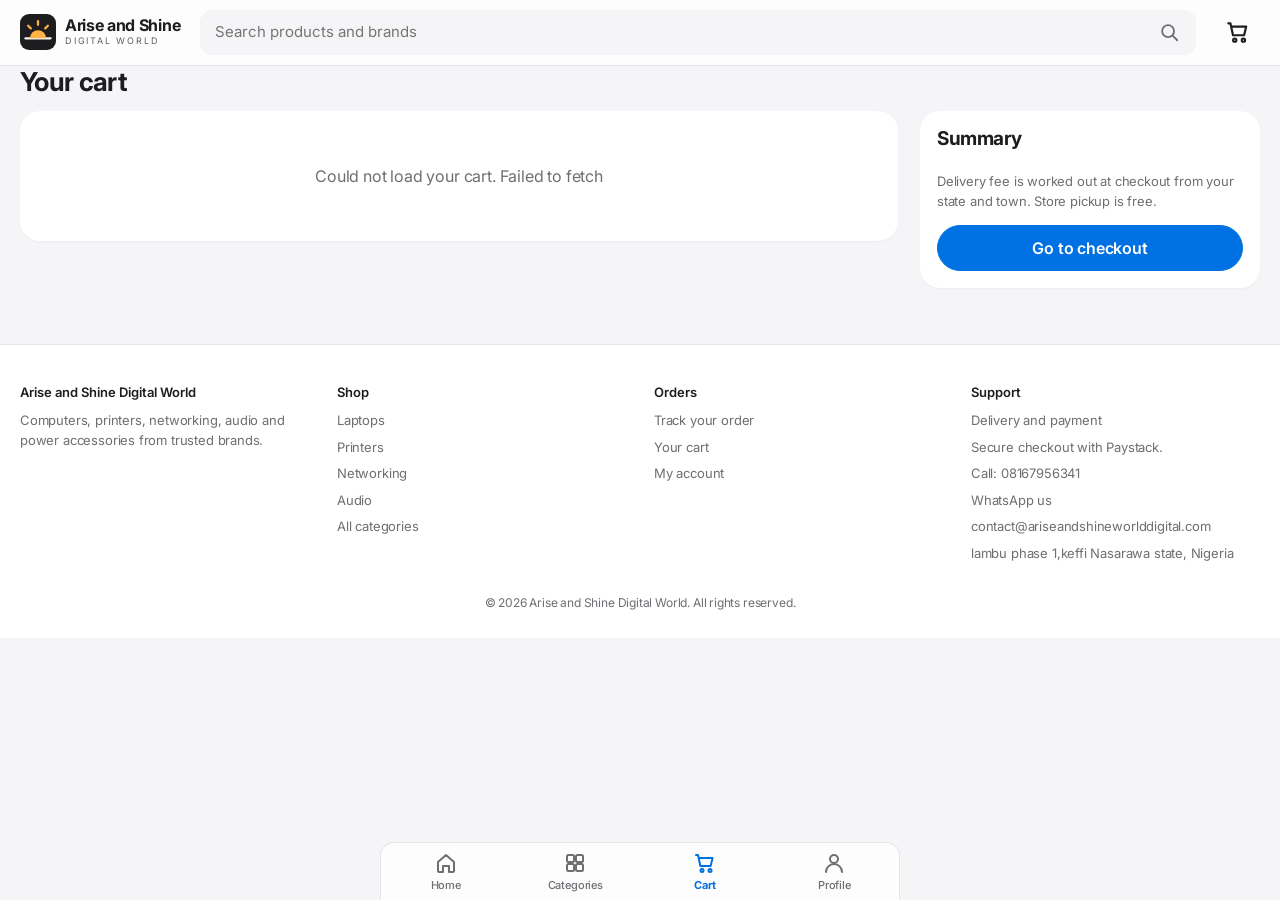
<file: cart.html>
<!doctype html>
<html lang="en"><head><meta charset="utf-8"><meta name="viewport" content="width=device-width,initial-scale=1,viewport-fit=cover">
<title>Your cart | Arise and Shine Digital World</title>
<link rel="preconnect" href="https://fonts.googleapis.com"><link rel="preconnect" href="https://fonts.gstatic.com" crossorigin>
<link rel="stylesheet" href="https://fonts.googleapis.com/css2?family=Inter:wght@400;500;600;700&display=swap">
<link rel="stylesheet" href="assets/style.css?v=5"></head>
<body>
<div id="site-header"></div>
<main class="wrap block">
  <h1 style="font-size:26px;margin-bottom:14px">Your cart</h1>
  <div class="layout2">
    <div>
      <div class="panel lines" id="lines" style="margin-bottom:14px"><div class="empty">Loading…</div></div>
      <div class="panel lines" id="quote" hidden>
        <h2>Waiting for a price</h2>
        <p class="note" style="margin-bottom:6px">These items have no price listed yet. Send us the list and we reply with the price and availability.</p>
        <div id="quoteLines"></div>
        <div style="margin-top:12px" id="quoteAct"></div>
      </div>
    </div>
    <div class="panel"><h2>Summary</h2><div class="sum" id="sum"></div>
      <p class="note" style="margin:10px 0 14px">Delivery fee is worked out at checkout from your state and town. Store pickup is free.</p>
      <a class="btn primary" id="go" href="checkout.html" style="display:block;border-radius:99px">Go to checkout</a></div>
  </div>
</main>
<div id="site-footer"></div>
<script src="config.js"></script><script src="assets/catalog.js?v=5"></script><script src="assets/app.js?v=5"></script>
<script>
A.layout("cart");
var PRODS = [], $ = A.$;
function line(p, q, priced) {
  return '<div class="ln"><div class="th">' + A.media(p) + '</div><div class="info"><b><a href="product.html?id=' + encodeURIComponent(p.id) + '" style="text-decoration:none">' + A.esc(p.name) + "</a></b>" +
    '<span class="note">' + (priced ? A.money(p.price) + " each" : "Price on request") + '</span></div><div class="qty"><button data-dec="' + A.esc(p.id) + '" aria-label="Fewer">−</button><span>' + q +
    '</span><button data-inc="' + A.esc(p.id) + '" aria-label="More">+</button></div>' + (priced ? '<b style="min-width:84px;text-align:right">' + A.money(p.price * q) + "</b>" : "") +
    '<button class="btn small" data-rm="' + A.esc(p.id) + '" aria-label="Remove ' + A.esc(p.name) + '">Remove</button></div>';
}
function render() {
  var cart = A.cart.get(), sub = 0, ready = "", quote = "", nReady = 0, nQuote = 0, qtext = [];
  Object.keys(cart).forEach(function (id) {
    var p = PRODS.filter(function (x) { return x.id === id; })[0];
    if (!p || (p.price != null && !A.inStock(p))) { A.cart.setQty(id, 0); return; }
    var q = p.stock == null ? cart[id] : Math.min(cart[id], p.stock);
    if (q !== cart[id]) A.cart.setQty(id, q);
    if (p.price == null) { nQuote++; quote += line(p, q, false); qtext.push("- " + q + " x " + p.name); }
    else { nReady++; sub += p.price * q; ready += line(p, q, true); }
  });
  $("#lines").innerHTML = nReady ? ready : '<div class="empty">' + (nQuote ? "No priced items in your cart yet." : 'Your cart is empty. <a href="shop.html">Start shopping</a>') + "</div>";
  $("#quote").hidden = !nQuote;
  $("#quoteLines").innerHTML = quote;
  $("#quoteAct").innerHTML = A.C.whatsapp
    ? '<a class="btn primary" target="_blank" rel="noopener" style="border-radius:99px" href="https://wa.me/' + A.esc(A.C.whatsapp) + "?text=" + encodeURIComponent("Hello Arise and Shine Digital World, please send me the price and availability for:\n" + qtext.join("\n")) + '">Ask for prices on WhatsApp</a>'
    : '<p class="note">Contact the store with this list to get prices' + (A.C.phone ? ": " + A.esc(A.C.phone) : "") + ".</p>";
  $("#sum").innerHTML = '<div><span>Items to pay for</span><span>' + (nReady ? Object.keys(cart).reduce(function (n, id) { var p = PRODS.filter(function (x) { return x.id === id; })[0]; return n + (p && p.price != null ? cart[id] : 0); }, 0) : 0) + '</span></div><div class="tot"><span>Subtotal</span><span>' + A.money(sub) + "</span></div>";
  var go = $("#go"); go.style.pointerEvents = nReady ? "" : "none"; go.style.opacity = nReady ? "" : ".5";
  A.badge();
}
document.addEventListener("click", function (e) {
  var t = e.target.closest("button"); if (!t) return;
  var cart = A.cart.get(), id;
  if ((id = t.getAttribute("data-inc"))) { A.cart.setQty(id, (cart[id] || 0) + 1); render(); }
  else if ((id = t.getAttribute("data-dec"))) { A.cart.setQty(id, (cart[id] || 0) - 1); render(); }
  else if ((id = t.getAttribute("data-rm"))) { A.cart.setQty(id, 0); render(); }
});
A.getProducts().then(function (l) { PRODS = l; render(); }).catch(function (e) {
  $("#lines").innerHTML = '<div class="empty">Could not load your cart. ' + A.esc(e.message) + "</div>";
});
</script>
</body></html>
</file>
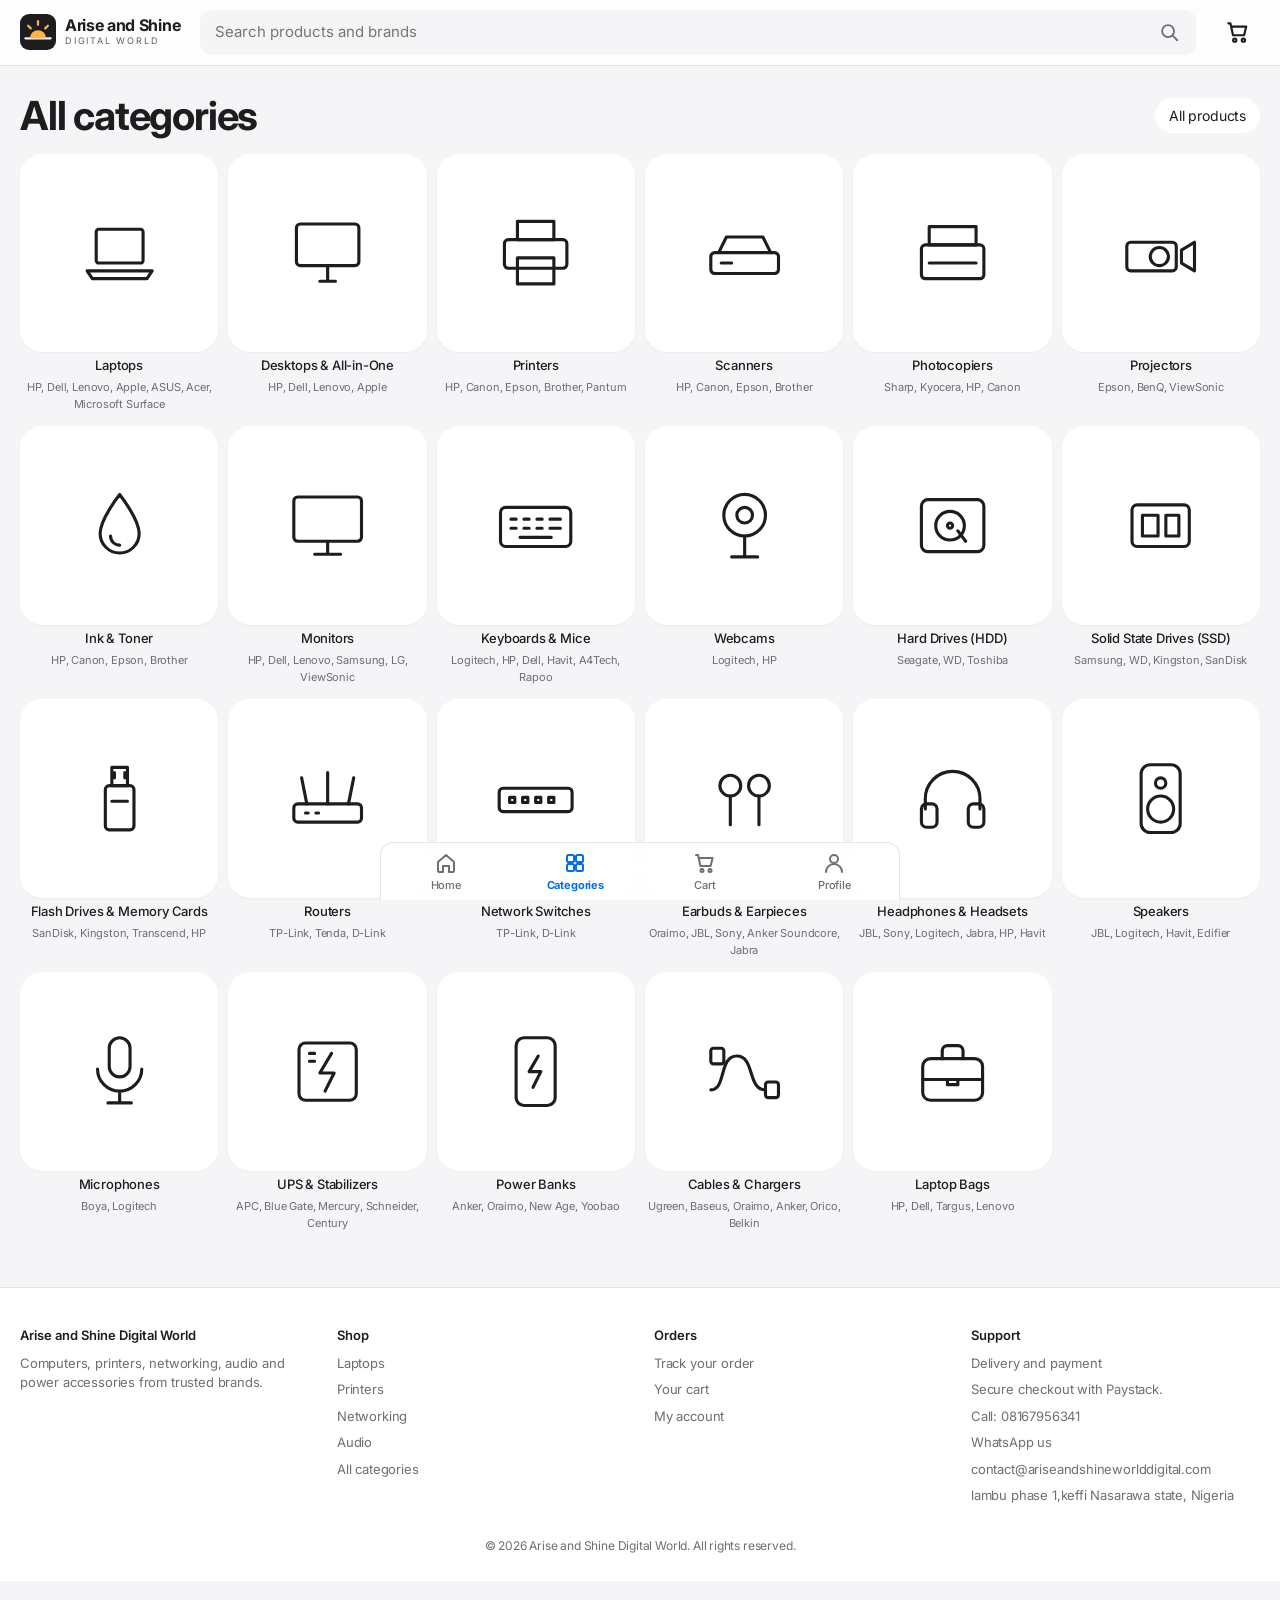
<file: categories.html>
<!doctype html>
<html lang="en"><head><meta charset="utf-8"><meta name="viewport" content="width=device-width,initial-scale=1,viewport-fit=cover">
<title>Categories | Arise and Shine Digital World</title>
<link rel="preconnect" href="https://fonts.googleapis.com"><link rel="preconnect" href="https://fonts.gstatic.com" crossorigin>
<link rel="stylesheet" href="https://fonts.googleapis.com/css2?family=Inter:wght@400;500;600;700&display=swap">
<link rel="stylesheet" href="assets/style.css?v=5"></head>
<body>
<div id="site-header"></div>
<main class="wrap">
  <div class="titlebar"><h1>All categories</h1><a class="chip" href="shop.html">All products</a></div>
  <div class="catgrid lg" id="catgrid"></div>
</main>
<div id="site-footer"></div>
<script src="config.js"></script><script src="assets/catalog.js?v=5"></script><script src="assets/app.js?v=5"></script>
<script>
A.layout("categories");
function tiles() {
  document.getElementById("catgrid").innerHTML = A.CAT.map(function (c) {
    return '<a class="cat" href="shop.html?cat=' + c.slug + '">' + A.mediaFor(c.slug, c.wiki ? c.wiki[0] : "", c.name, "") + "<b>" + A.esc(c.name) + "</b><small>" + A.esc(c.brands.join(", ")) + "</small></a>";
  }).join("");
}
tiles(); A.onCats(tiles); A.getProducts();
</script>
</body></html>
</file>
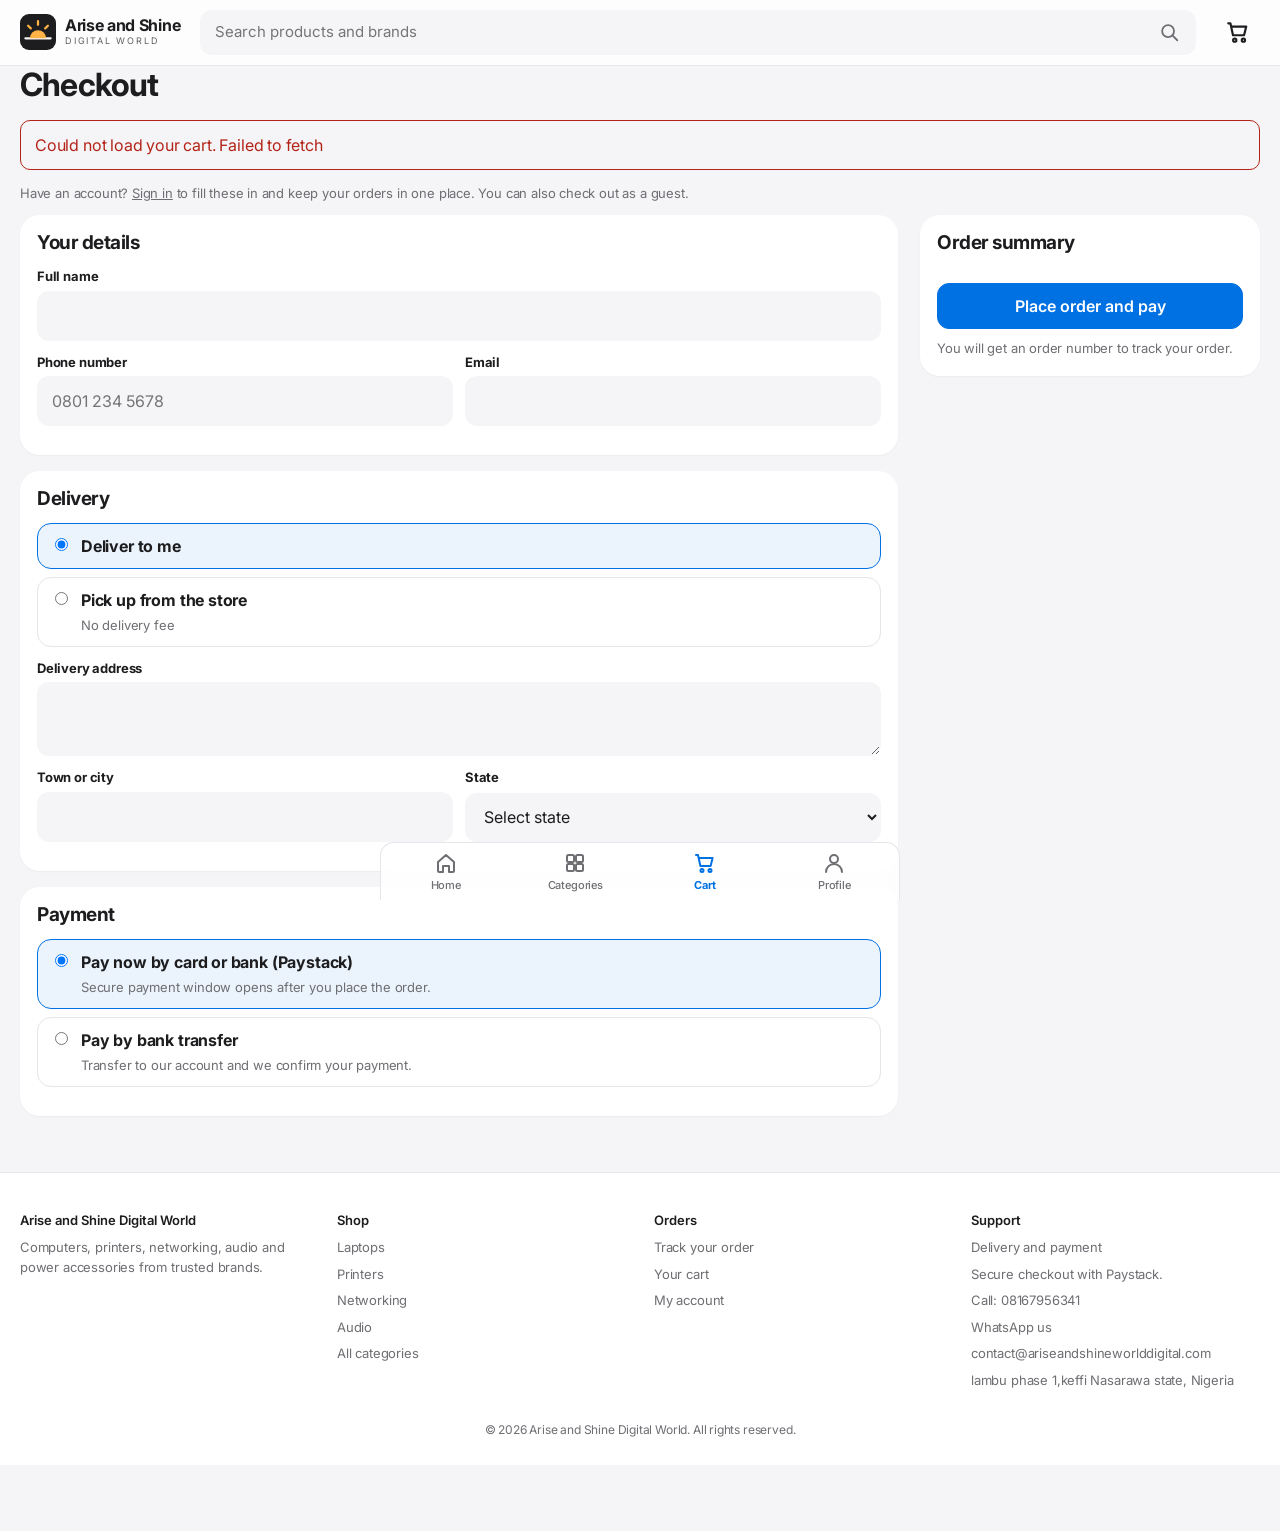
<file: checkout.html>
<!doctype html>
<html lang="en"><head><meta charset="utf-8"><meta name="viewport" content="width=device-width,initial-scale=1">
<title>Checkout | Arise and Shine Digital World</title>
<link rel="preconnect" href="https://fonts.googleapis.com"><link rel="preconnect" href="https://fonts.gstatic.com" crossorigin>
<link rel="stylesheet" href="https://fonts.googleapis.com/css2?family=Inter:wght@400;500;600;700&display=swap">
<link rel="stylesheet" href="assets/style.css?v=5"></head>
<body>
<div id="site-header"></div>
<main class="wrap block">
  <h1 style="font-size:32px;margin-bottom:16px">Checkout</h1>
  <div id="err" class="msg bad" hidden role="alert"></div>
  <form id="form" class="layout2" novalidate>
    <div>
      <div class="panel" style="margin-bottom:16px">
        <h2>Your details</h2>
        <div class="field"><label for="name">Full name</label><input id="name" required autocomplete="name"></div>
        <div class="two">
          <div class="field"><label for="phone">Phone number</label><input id="phone" required inputmode="tel" autocomplete="tel" placeholder="0801 234 5678"></div>
          <div class="field"><label for="email">Email</label><input id="email" type="email" required autocomplete="email"></div>
        </div>
      </div>
      <div class="panel" style="margin-bottom:16px">
        <h2>Delivery</h2>
        <div class="opts">
          <label class="opt"><input type="radio" name="dm" value="delivery" checked><span><b>Deliver to me</b><br><span class="note" id="feeNote"></span></span></label>
          <label class="opt"><input type="radio" name="dm" value="pickup"><span><b>Pick up from the store</b><br><span class="note" id="pickNote">No delivery fee</span></span></label>
        </div>
        <div id="rates"></div>
        <div id="addr">
          <div class="field"><label for="address">Delivery address</label><textarea id="address" rows="2" autocomplete="street-address"></textarea></div>
          <div class="two">
            <div class="field"><label for="city">Town or city</label><input id="city" autocomplete="address-level2"></div>
            <div class="field"><label for="state">State</label><select id="state"></select></div>
          </div>
        </div>
      </div>
      <div class="panel">
        <h2>Payment</h2>
        <div class="opts" id="pay"></div>
      </div>
    </div>
    <div class="panel">
      <h2>Order summary</h2>
      <div id="items"></div>
      <div class="sum" id="sum" style="margin:14px 0"></div>
      <button class="btn primary" id="place" style="width:100%">Place order and pay</button>
      <p class="note" style="margin-top:10px">You will get an order number to track your order.</p>
    </div>
  </form>
</main>
<div id="site-footer"></div>
<script src="config.js"></script><script src="assets/catalog.js?v=5"></script><script src="assets/app.js?v=5"></script>
<script>
A.layout("cart");
var $ = A.$, STATES = ["Abia","Adamawa","Akwa Ibom","Anambra","Bauchi","Bayelsa","Benue","Borno","Cross River","Delta","Ebonyi","Edo","Ekiti","Enugu","FCT Abuja","Gombe","Imo","Jigawa","Kaduna","Kano","Katsina","Kebbi","Kogi","Kwara","Lagos","Nasarawa","Niger","Ogun","Ondo","Osun","Oyo","Plateau","Rivers","Sokoto","Taraba","Yobe","Zamfara"];
$("#state").innerHTML = '<option value="">Select state</option>' + STATES.map(function (s) { return "<option>" + s + "</option>"; }).join("");
var bank = A.C.bank || {}, hasBank = !!bank.accountNumber, canOnline = A.canPayOnline();
var payHtml = "";
if (canOnline) payHtml += '<label class="opt"><input type="radio" name="pm" value="paystack" checked><span><b>Pay now by card or bank (Paystack)</b><br><span class="note">' + (A.LIVE ? "Secure payment window opens after you place the order." : "Demo: payment is simulated.") + "</span></span></label>";
if (hasBank) payHtml += '<label class="opt"><input type="radio" name="pm" value="transfer"' + (canOnline ? "" : " checked") + '><span><b>Pay by bank transfer</b><br><span class="note">Transfer to our account and we confirm your payment.</span></span></label>';
if (!payHtml) payHtml = '<p class="msg warn">Online payment is not set up yet. Add the Paystack public key or bank details in config.js.</p>';
$("#pay").innerHTML = payHtml;

var PRODS = [], SET = {}, lines = [];
function ratesInfo() {
  var r = A.rates(SET), h = "", dflt = A.deliveryFee(SET);
  r.areas.filter(function (a) { return a.area && A.money(a.fee) && !isNaN(Number(a.fee)); }).forEach(function (a) { h += "<div><span>" + A.esc(a.area) + ", " + A.esc(a.state) + "</span><span>" + A.money(a.fee) + "</span></div>"; });
  Object.keys(r.states).filter(function (s) { return r.states[s] !== "" && !isNaN(Number(r.states[s])); }).sort().forEach(function (s) { h += "<div><span>" + A.esc(s) + "</span><span>" + A.money(r.states[s]) + "</span></div>"; });
  h += "<div><span>All other states</span><span>" + A.money(dflt) + "</span></div>";
  $("#rates").innerHTML = '<details class="tips" style="margin-top:8px"><summary>See delivery fees by location</summary><div class="sum" style="margin-top:8px">' + h + "</div></details>";
}
function totals() {
  var dm = document.querySelector('input[name="dm"]:checked').value;
  var sub = lines.reduce(function (n, l) { return n + l.p.price * l.q; }, 0);
  var st = $("#state").value, place = $("#city").value.trim();
  var fee = dm === "delivery" && st ? A.feeFor(SET, st, place, $("#address").value) : 0;
  $("#feeNote").textContent = st ? "Delivery to " + (place ? place + ", " : "") + st + ": " + A.money(A.feeFor(SET, st, place, $("#address").value)) : "The fee depends on your location. Choose your state below.";
  $("#sum").innerHTML = "<div><span>Subtotal</span><span>" + A.money(sub) + "</span></div><div><span>Delivery</span><span>" + (dm !== "delivery" ? "Free" : st ? A.money(fee) : "Choose state") + '</span></div><div class="tot"><span>Total</span><span>' + A.money(sub + fee) + "</span></div>";
  $("#addr").hidden = dm !== "delivery";
}
function show(m) { var e = $("#err"); e.textContent = m; e.hidden = !m; if (m) e.scrollIntoView({ behavior: "smooth", block: "center" }); }

Promise.all([A.getProducts(), A.getSettings()]).then(function (r) {
  PRODS = r[0]; SET = r[1];
  var cart = A.cart.get();
  Object.keys(cart).forEach(function (id) {
    var p = PRODS.filter(function (x) { return x.id === id; })[0];
    if (p && p.price != null && A.inStock(p)) lines.push({ p: p, q: cart[id] });
  });
  if (!lines.length) { document.querySelector("main").innerHTML = Object.keys(cart).length
    ? '<div class="empty">The items in your cart do not have a price yet, so they cannot be paid for online. <a href="cart.html">Go to your cart</a> to send us a price request.</div>'
    : '<div class="empty">Your cart is empty. <a href="shop.html">Start shopping</a></div>'; return; }
  $("#items").innerHTML = lines.map(function (l) {
    return '<div style="display:flex;justify-content:space-between;gap:10px;padding:6px 0"><span>' + l.q + " × " + A.esc(l.p.name) + "</span><span>" + A.money(l.p.price * l.q) + "</span></div>";
  }).join("");
  ratesInfo();
  if (SET.pickup_address) $("#pickNote").textContent = "No delivery fee. " + SET.pickup_address;
  totals();
}).catch(function (e) { show("Could not load your cart. " + e.message); });
var me = A.auth.user();
if (me) {
  $("#email").value = me.email;
  A.auth.getProfile().then(function (p) {
    if (p.full_name || me.name) $("#name").value = p.full_name || me.name;
    if (p.phone) $("#phone").value = p.phone;
    if (p.address) $("#address").value = p.address;
    if (p.city) $("#city").value = p.city;
    if (p.state) $("#state").value = p.state;
    totals();
  }).catch(function () {});
} else {
  var gn = document.createElement("p"); gn.className = "note"; gn.style.marginBottom = "12px";
  gn.innerHTML = 'Have an account? <a href="profile.html?next=checkout.html">Sign in</a> to fill these in and keep your orders in one place. You can also check out as a guest.';
  document.querySelector("#form").parentNode.insertBefore(gn, document.querySelector("#form"));
}
["state", "city", "address"].forEach(function (id) { $("#" + id).addEventListener("input", totals); $("#" + id).addEventListener("change", totals); });
Array.prototype.forEach.call(document.querySelectorAll('input[name="dm"]'), function (r) { r.addEventListener("change", totals); });

document.getElementById("form").addEventListener("submit", function (ev) {
  ev.preventDefault(); show("");
  var pmEl = document.querySelector('input[name="pm"]:checked');
  var dm = document.querySelector('input[name="dm"]:checked').value;
  var f = { name: $("#name").value.trim(), phone: $("#phone").value.trim(), email: $("#email").value.trim(), address: $("#address").value.trim(), city: $("#city").value.trim(), state: $("#state").value };
  if (!f.name || f.phone.replace(/\D/g, "").length < 10 || !/^\S+@\S+\.\S+$/.test(f.email)) return show("Enter your name, a phone number with at least 10 digits, and a valid email.");
  if (dm === "delivery" && (!f.address || !f.city || !f.state)) return show("Enter your delivery address, town and state, or choose pickup.");
  if (!pmEl) return show("Choose a payment method.");
  var btn = $("#place"); btn.disabled = true; btn.textContent = "Placing order…";
  var pm = pmEl.value;
  A.createOrder({
    customer_name: f.name, phone: f.phone, email: f.email, delivery_method: dm,
    address: dm === "delivery" ? f.address : "", city: dm === "delivery" ? f.city : "", state: dm === "delivery" ? f.state : "",
    payment_method: pm, items: lines.map(function (l) { return { id: l.p.id, qty: l.q }; })
  }).then(function (o) {
    lines.forEach(function (l) { A.cart.setQty(l.p.id, 0); });
    var base = "track.html?ref=" + encodeURIComponent(o.ref) + "&phone=" + encodeURIComponent(f.phone);
    if (pm !== "paystack") { location.href = base + "&new=1"; return; }
    return A.payOnline({
      ref: o.ref, email: f.email, total: o.total,
      onDone: function () { A.verifyPayment(o.ref).then(function () { location.href = base + "&paid=1"; }); },
      onClose: function () { location.href = base + "&new=1"; }
    }).catch(function () { location.href = base + "&new=1"; });
  }).catch(function (e) { btn.disabled = false; btn.textContent = "Place order and pay"; show(e.message); });
});
</script>
</body></html>
</file>
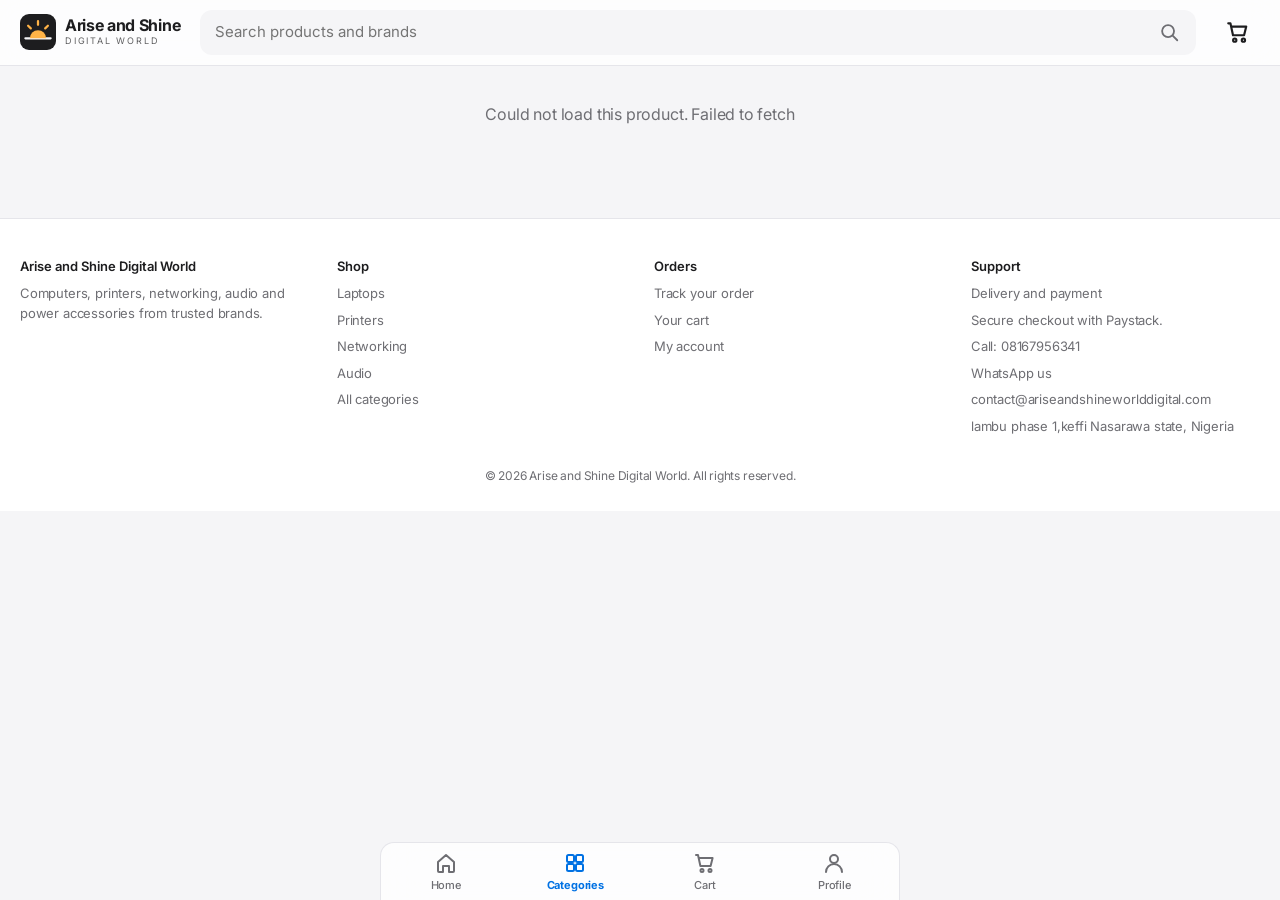
<file: product.html>
<!doctype html>
<html lang="en"><head><meta charset="utf-8"><meta name="viewport" content="width=device-width,initial-scale=1,viewport-fit=cover">
<title>Product | Arise and Shine Digital World</title>
<link rel="preconnect" href="https://fonts.googleapis.com"><link rel="preconnect" href="https://fonts.gstatic.com" crossorigin>
<link rel="stylesheet" href="https://fonts.googleapis.com/css2?family=Inter:wght@400;500;600;700&display=swap">
<link rel="stylesheet" href="assets/style.css?v=5"></head>
<body>
<div id="site-header"></div>
<main class="wrap" id="main"><div class="empty">Loading…</div></main>
<div id="site-footer"></div>
<script src="config.js"></script><script src="assets/catalog.js?v=5"></script><script src="assets/app.js?v=5"></script>
<script>
A.layout("categories");
var id = new URLSearchParams(location.search).get("id");
A.getProducts().then(function (list) {
  var p = list.filter(function (x) { return x.id === id; })[0];
  var main = document.getElementById("main");
  if (!p) { main.innerHTML = '<div class="empty">We could not find that product. <a href="shop.html">Back to the shop</a></div>'; return; }
  var c = A.cat(p.category);
  document.title = p.name + " | " + A.C.name;
  var buy = A.inStock(p);
  var stock = p.price == null ? "" : !A.inStock(p) ? '<span class="tag bad">Out of stock</span>'
    : (p.stock != null && p.stock <= 5 ? '<span class="tag warn">Only ' + p.stock + " left</span>" : '<span class="tag ok">In stock</span>');
  var box = '<div class="buybox">' +
    (p.price != null ? '<div class="price">' + A.money(p.price) + "</div>" : '<div class="price ask">Price on request</div>') + stock;
  if (buy) box += '<div style="display:flex;align-items:center;gap:10px"><span class="note">Quantity</span><div class="qty"><button id="minus" aria-label="Fewer">−</button><span id="q">1</span><button id="plus" aria-label="More">+</button></div></div>' +
    '<button class="btn primary" id="add" style="border-radius:99px">Add to cart</button><button class="btn yellow" id="buy" style="border-radius:99px">Buy now</button>';
  if (p.price == null) box += '<p class="note">Price on request. Add it to your cart and we confirm the price, or ask us now.</p>' +
    (A.C.whatsapp ? '<a class="btn" target="_blank" rel="noopener" href="https://wa.me/' + A.esc(A.C.whatsapp) + "?text=" + encodeURIComponent("Hello, please send me the price and availability for " + p.name) + '">Ask for the price on WhatsApp</a>' : "");
  box += '<ul class="perks"><li>Genuine product from a known brand</li><li>Pay by card, bank or transfer</li><li>Pickup or delivery to your town</li><li>Track your order and get a receipt</li></ul></div>';

  main.innerHTML =
    '<p class="crumbs"><a href="shop.html">Shop</a> › <a href="shop.html?cat=' + p.category + '">' + A.esc(c ? c.name : "") + "</a></p>" +
    '<div class="pp"><div class="gal">' + A.media(p) + "</div>" +
    '<div class="info"><span class="brand">' + A.esc(p.brand) + "</span><h1>" + A.esc(p.name) + "</h1><p>" + A.esc(p.description || "") + "</p>" +
    (c ? '<div class="specs"><div><span>Brand</span><b>' + A.esc(p.brand || "") + '</b></div><div><span>Category</span><b>' + A.esc(c.name) + '</b></div><div><span>Availability</span><b>' + (p.price == null ? "Ask us" : A.inStock(p) ? "In stock" : "Out of stock") + '</b></div><div><span>Delivery</span><b>Nationwide or pickup</b></div></div>' : "") +
    (c ? '<div class="tips" style="margin-top:14px"><h2 style="font-size:16px">Before you buy</h2><ul>' + c.tips.map(function (t) { return "<li>" + A.esc(t) + "</li>"; }).join("") + "</ul></div>" : "") + "</div>" +
    box + "</div>" +
    '<section class="shelf" style="margin-top:16px"><div class="sechead"><h2>More ' + A.esc(c ? c.name : "products") + '</h2><a href="shop.html?cat=' + p.category + '">See all</a></div><div class="rail" id="related"></div></section>';
  var rel = list.filter(function (x) { return x.category === p.category && x.id !== p.id; }).slice(0, 10);
  document.getElementById("related").innerHTML = rel.map(A.productCard).join("");
  if (buy) {
    var q = 1, max = p.stock == null ? 50 : Math.min(50, p.stock);
    var qEl = document.getElementById("q");
    document.getElementById("minus").onclick = function () { q = Math.max(1, q - 1); qEl.textContent = q; };
    document.getElementById("plus").onclick = function () { q = Math.min(max, q + 1); qEl.textContent = q; };
    document.getElementById("add").onclick = function () { A.cart.add(p.id, q); A.toast("Added to your cart"); };
    document.getElementById("buy").onclick = function () { A.cart.add(p.id, q); location.href = "cart.html"; };
  }
}).catch(function (e) {
  document.getElementById("main").innerHTML = '<div class="empty">Could not load this product. ' + A.esc(e.message) + "</div>";
});
</script>
</body></html>
</file>
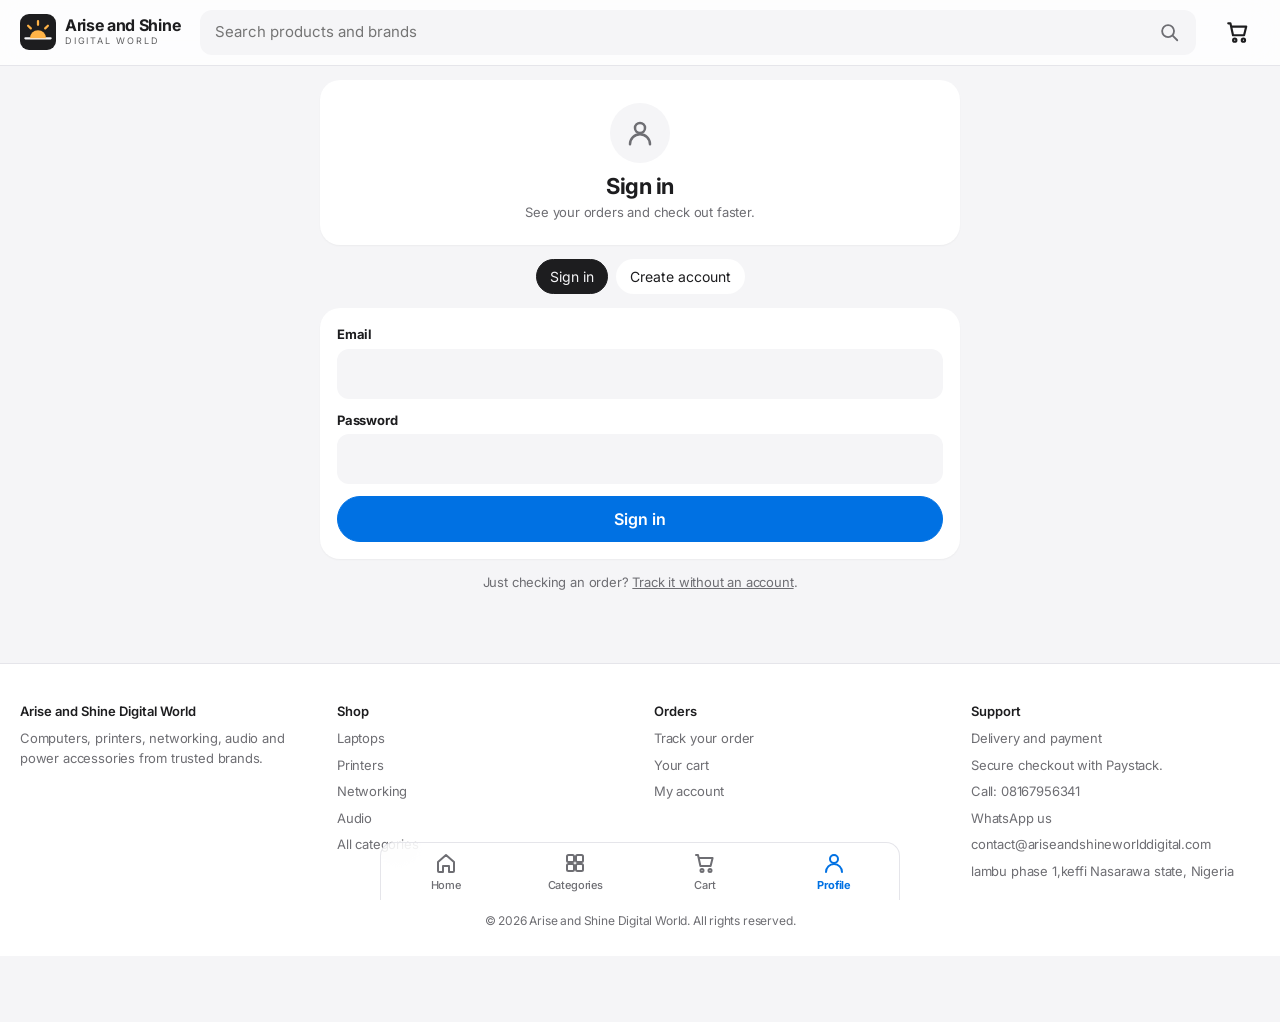
<file: profile.html>
<!doctype html>
<html lang="en"><head><meta charset="utf-8"><meta name="viewport" content="width=device-width,initial-scale=1,viewport-fit=cover">
<title>My account | Arise and Shine Digital World</title>
<link rel="preconnect" href="https://fonts.googleapis.com"><link rel="preconnect" href="https://fonts.gstatic.com" crossorigin>
<link rel="stylesheet" href="https://fonts.googleapis.com/css2?family=Inter:wght@400;500;600;700&display=swap">
<link rel="stylesheet" href="assets/style.css?v=5">
<style>
.pf{max-width:640px;margin:0 auto;padding-block:14px}
.me{display:flex;align-items:center;gap:14px;background:var(--header);color:#fff;border-radius:14px;padding:18px}
.av{width:60px;height:60px;border-radius:50%;background:var(--sun);color:#2b1700;display:grid;place-items:center;font:800 26px var(--font-display);flex:none}
.me h1{font-size:20px;font-family:var(--font-body);font-weight:700;overflow-wrap:anywhere}
.me p{margin:2px 0 0;opacity:.8;font-size:13px;overflow-wrap:anywhere}
.me .role{display:inline-block;background:var(--sun);color:#2b1700;font-size:11px;font-weight:700;border-radius:99px;padding:1px 8px;margin-left:6px;vertical-align:middle}
.stats{display:grid;grid-template-columns:repeat(3,1fr);gap:10px;margin-top:12px}
.stat{background:var(--surface);border:1px solid var(--line);border-radius:12px;padding:12px;text-align:center;text-decoration:none}
.stat b{display:block;font-size:22px;font-family:var(--font-display)}
.stat span{font-size:12px;color:var(--muted)}
.menu{background:var(--surface);border:1px solid var(--line);border-radius:14px;margin-top:12px;overflow:hidden}
.menu a,.menu button{display:flex;align-items:center;gap:14px;width:100%;padding:14px 16px;border:0;border-bottom:1px solid var(--line);background:none;text-align:left;text-decoration:none;color:var(--ink)}
.menu a:last-child,.menu button:last-child{border-bottom:0}
.menu .mi{width:36px;height:36px;border-radius:10px;background:var(--bg);display:grid;place-items:center;flex:none}
.menu .mi svg{width:20px;height:20px;fill:none;stroke:currentColor;stroke-width:2;stroke-linecap:round;stroke-linejoin:round}
.menu .tx{flex:1;min-width:0}
.menu .tx b{display:block;font-weight:500}
.menu .tx small{color:var(--muted);font-size:12px}
.menu .chev{color:var(--muted);font-size:20px}
.menu .danger{color:var(--bad)}
.back{display:flex;align-items:center;gap:8px;background:none;border:0;padding:4px 0 12px;font-weight:700;font-size:16px}
.guest{text-align:center;padding:22px 16px}
.guest .av{margin:0 auto 10px;background:var(--bg);color:var(--muted)}
.guest .av svg{width:30px;height:30px;fill:none;stroke:currentColor;stroke-width:2;stroke-linecap:round}
</style></head>
<body>
<div id="site-header"></div>
<main class="wrap"><div class="pf" id="main"></div></main>
<div id="site-footer"></div>
<script src="config.js"></script><script src="assets/catalog.js?v=5"></script><script src="assets/app.js?v=5"></script>
<script>
A.layout("profile");
var $ = A.$, qs = new URLSearchParams(location.search), next = qs.get("next");
var main = document.getElementById("main");
var PROFILE = {}, ORDERS = [], IS_ADMIN = false;
var IC = {
  orders: '<path d="M6 3h12l2 4v13a1 1 0 0 1-1 1H5a1 1 0 0 1-1-1V7z"/><path d="M4 7h16M9 11h6"/>',
  track: '<path d="M3 7h11v9H3zM14 10h4l3 3v3h-7"/><circle cx="7" cy="18" r="1.6"/><circle cx="17" cy="18" r="1.6"/>',
  user: '<circle cx="12" cy="8" r="4"/><path d="M4 21a8 8 0 0 1 16 0"/>',
  pin: '<path d="M12 21s7-6.2 7-11.5a7 7 0 0 0-14 0C5 14.800 12 21 12 21z"/><circle cx="12" cy="9.500" r="2.500"/>',
  chat: '<path d="M4 5h16v11H9l-5 4z"/>',
  shield: '<path d="M12 3l8 3v6c0 5-3.500 8-8 9-4.500-1-8-4-8-9V6z"/>',
  out: '<path d="M9 4H5a1 1 0 0 0-1 1v14a1 1 0 0 0 1 1h4M16 8l4 4-4 4M20 12H9"/>'
};
function ico(k) { return '<span class="mi"><svg viewBox="0 0 24 24" aria-hidden="true">' + IC[k] + "</svg></span>"; }
function row(href, k, title, sub, extra) {
  return '<a href="' + href + '"' + (extra || "") + ">" + ico(k) + '<span class="tx"><b>' + title + "</b>" + (sub ? "<small>" + sub + "</small>" : "") + '</span><span class="chev">›</span></a>';
}

function loadAccount() {
  main.innerHTML = '<div class="empty">Loading your account…</div>';
  return Promise.all([
    A.auth.getProfile().then(function (p) { PROFILE = p || {}; }).catch(function () {}),
    A.auth.myOrders().then(function (o) { ORDERS = o || []; }).catch(function () {}),
    A.auth.isAdmin().then(function (v) { IS_ADMIN = v; }).catch(function () {})
  ]).then(route);
}
function done() { if (next && /^[a-z]+\.html$/.test(next)) location.href = next; else loadAccount(); }

/* ---------- signed out ---------- */
function forms(mode, msg, cls) {
  var up = mode === "up";
  main.innerHTML = '<div class="panel guest"><div class="av"><svg viewBox="0 0 24 24" aria-hidden="true">' + IC.user + "</svg></div>" +
    '<h1 style="font-size:22px">' + (up ? "Create your account" : "Sign in") + '</h1><p class="note" style="margin:4px 0 0">' + (up ? "Save your details and keep all your orders in one place." : "See your orders and check out faster.") + "</p></div>" +
    '<div class="chips" style="margin:14px 0;justify-content:center"><button class="chip" data-m="in" aria-pressed="' + !up + '">Sign in</button><button class="chip" data-m="up" aria-pressed="' + up + '">Create account</button></div>' +
    (msg ? '<div class="msg ' + (cls || "bad") + '" role="alert">' + A.esc(msg) + "</div>" : "") +
    '<form id="af" class="panel">' +
    (up ? '<div class="field"><label for="n">Full name</label><input id="n" required autocomplete="name"></div>' : "") +
    '<div class="field"><label for="e">Email</label><input id="e" type="email" required autocomplete="email"></div>' +
    '<div class="field"><label for="p">Password</label><input id="p" type="password" required minlength="6" autocomplete="' + (up ? "new-password" : "current-password") + '"></div>' +
    '<button class="btn primary" style="width:100%;border-radius:99px" id="go">' + (up ? "Create account" : "Sign in") + "</button></form>" +
    '<p class="note" style="margin-top:14px;text-align:center">Just checking an order? <a href="track.html">Track it without an account</a>.</p>';
  A.$$("[data-m]").forEach(function (b) { b.onclick = function () { forms(b.getAttribute("data-m")); }; });
  $("#af").onsubmit = function (ev) {
    ev.preventDefault();
    $("#go").disabled = true;
    var email = $("#e").value, pw = $("#p").value;
    if (up) {
      A.auth.signUp(email, pw, $("#n").value.trim()).then(function (r) {
        if (r.signedIn) done(); else forms("in", "Account created. Check your email to confirm it, then sign in.", "ok");
      }).catch(function (e) { forms("up", e.message); });
    } else {
      A.auth.signIn(email, pw).then(done).catch(function (e) { forms("in", /invalid|wrong/i.test(e.message) ? "Wrong email or password." : e.message); });
    }
  };
}

/* ---------- signed in ---------- */
function displayName(u) { return PROFILE.full_name || u.name || u.email.split("@")[0]; }
function home() {
  var u = A.auth.user(), name = displayName(u), paid = ORDERS.filter(function (o) { return o.status !== "delivered" && o.status !== "cancelled"; }).length;
  main.innerHTML =
    '<div class="me"><div class="av">' + A.esc(name.charAt(0).toUpperCase()) + '</div><div style="min-width:0"><h1>' + A.esc(name) + (IS_ADMIN ? '<span class="role">Owner</span>' : "") + "</h1><p>" + A.esc(u.email) + "</p></div></div>" +
    '<div class="stats"><a class="stat" href="#orders"><b>' + ORDERS.length + '</b><span>Orders</span></a><a class="stat" href="#orders"><b>' + paid + '</b><span>In progress</span></a><a class="stat" href="cart.html"><b>' + A.cart.count() + "</b><span>In cart</span></a></div>" +
    '<div class="menu">' +
    row("#orders", "orders", "My orders", ORDERS.length ? ORDERS.length + (ORDERS.length === 1 ? " order" : " orders") : "No orders yet") +
    row("track.html", "track", "Track an order", "Use an order number") +
    row("#details", "user", "Personal details", A.esc([PROFILE.full_name || u.name, PROFILE.phone].filter(Boolean).join(" · ") || "Add your name and phone")) +
    row("#address", "pin", "Delivery address", A.esc([PROFILE.address, PROFILE.city, PROFILE.state].filter(Boolean).join(", ") || "Add where we deliver")) +
    (A.C.whatsapp ? row("https://wa.me/" + A.esc(A.C.whatsapp), "chat", "Contact the store", "Chat on WhatsApp", ' target="_blank" rel="noopener"') : "") +
    (IS_ADMIN ? row("admin.html", "shield", "Store admin", "Orders, products and prices") : "") + "</div>" +
    '<div class="menu"><button id="out" class="danger">' + ico("out") + '<span class="tx"><b>Sign out</b></span></button></div>';
  $("#out").onclick = function () { A.auth.signOut(); IS_ADMIN = false; PROFILE = {}; ORDERS = []; location.hash = ""; forms("in"); };
}
function sub(title, body) {
  main.innerHTML = '<button class="back" id="back"><span aria-hidden="true">‹</span> ' + A.esc(title) + "</button>" + body;
  $("#back").onclick = function () { location.hash = ""; };
}
function saveProfile(patch, okText) {
  var next_ = Object.assign({}, PROFILE, patch);
  return A.auth.saveProfile({ full_name: next_.full_name || "", phone: next_.phone || "", address: next_.address || "", city: next_.city || "", state: next_.state || "" })
    .then(function () { PROFILE = next_; A.toast(okText); location.hash = ""; })
    .catch(function (e) { A.toast("Could not save: " + e.message); });
}
function details() {
  var u = A.auth.user();
  sub("Personal details", '<form id="pf" class="panel"><div class="field"><label for="fn">Full name</label><input id="fn" autocomplete="name" value="' + A.esc(PROFILE.full_name || u.name || "") + '"></div>' +
    '<div class="field"><label for="em">Email</label><input id="em" value="' + A.esc(u.email) + '" disabled></div>' +
    '<div class="field"><label for="ph">Phone number</label><input id="ph" inputmode="tel" autocomplete="tel" value="' + A.esc(PROFILE.phone || "") + '"></div>' +
    '<button class="btn primary" style="width:100%;border-radius:99px">Save</button></form>');
  $("#pf").onsubmit = function (e) { e.preventDefault(); saveProfile({ full_name: $("#fn").value.trim(), phone: $("#ph").value.trim() }, "Details updated"); };
}
function address() {
  sub("Delivery address", '<form id="pf" class="panel"><div class="field"><label for="ad">Street address</label><textarea id="ad" rows="2" autocomplete="street-address">' + A.esc(PROFILE.address || "") + "</textarea></div>" +
    '<div class="two"><div class="field"><label for="ci">Town or city</label><input id="ci" autocomplete="address-level2" value="' + A.esc(PROFILE.city || "") + '"></div><div class="field"><label for="st">State</label><select id="st"><option value="">Select state</option>' +
    A.STATES.map(function (s) { return "<option" + (s === PROFILE.state ? " selected" : "") + ">" + s + "</option>"; }).join("") + "</select></div></div>" +
    '<button class="btn primary" style="width:100%;border-radius:99px">Save address</button></form>');
  $("#pf").onsubmit = function (e) { e.preventDefault(); saveProfile({ address: $("#ad").value.trim(), city: $("#ci").value.trim(), state: $("#st").value }, "Address saved"); };
}
function orders() {
  sub("My orders", '<div class="panel">' + (ORDERS.length ? ORDERS.map(function (o) {
    return '<a class="ordrow" href="track.html?ref=' + encodeURIComponent(o.ref) + "&phone=" + encodeURIComponent(o.phone) + '"><span><b>' + A.esc(o.ref) + '</b><br><small class="note">' +
      new Date(o.created_at).toLocaleDateString("en-NG", { dateStyle: "medium" }) + " · " + A.esc(A.STATUS[o.status] || o.status) + "</small></span><span style=\"text-align:right\"><b>" + A.money(o.total) + "</b><br>" +
      '<span class="tag ' + (o.payment_status === "paid" ? "ok" : "warn") + '">' + (o.payment_status === "paid" ? "Paid" : "Unpaid") + "</span></span></a>";
  }).join("") : '<div class="empty">No orders yet. <a href="categories.html">Start shopping</a></div>') + "</div>");
}

function route() {
  var u = A.auth.user();
  if (!u) { forms("in"); return; }
  var h = location.hash.replace("#", "");
  if (h === "details") details(); else if (h === "address") address(); else if (h === "orders") orders(); else home();
}
window.addEventListener("hashchange", route);

if (A.auth.user()) loadAccount(); else route();
</script>
</body></html>
</file>
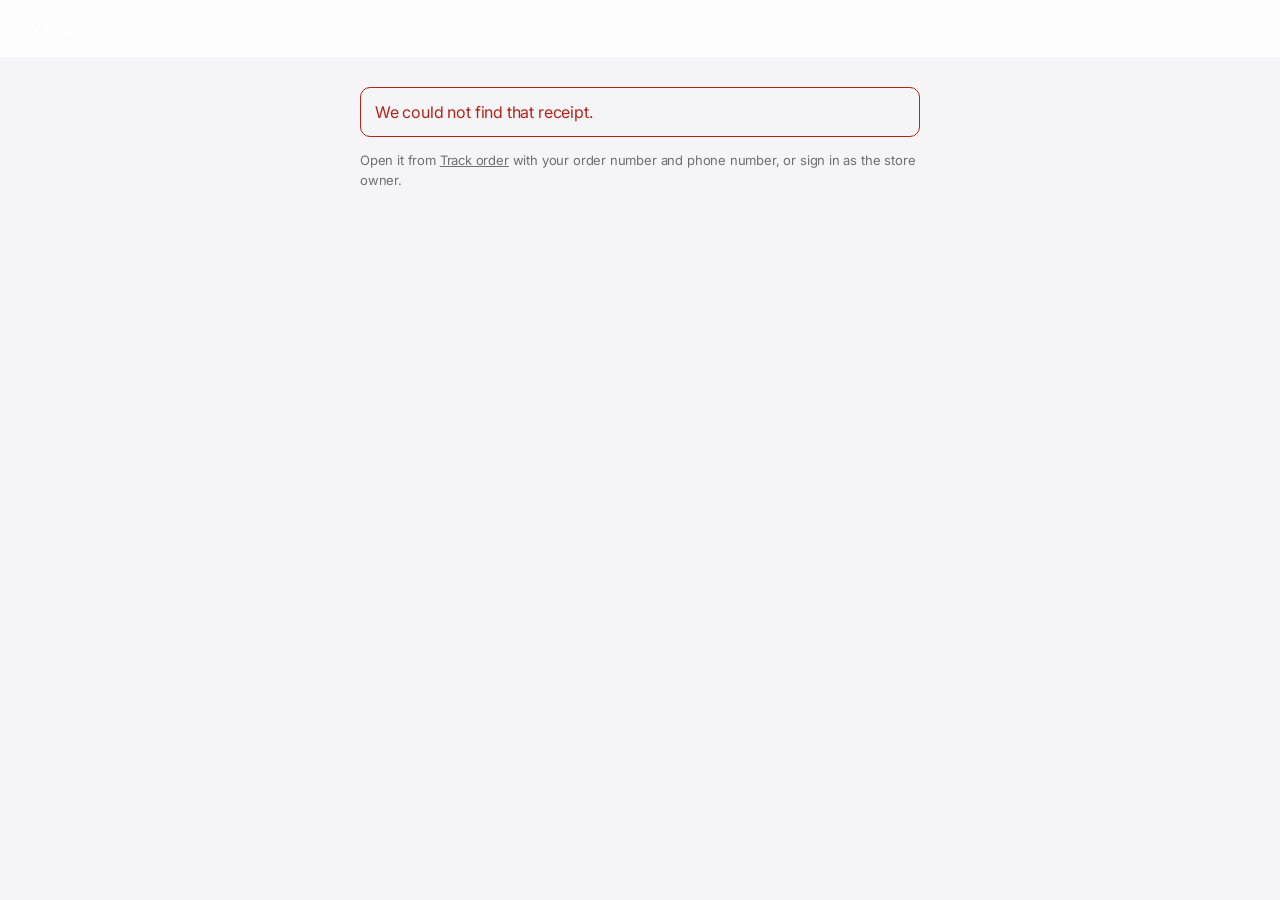
<file: receipt.html>
<!doctype html>
<html lang="en"><head><meta charset="utf-8"><meta name="viewport" content="width=device-width,initial-scale=1,viewport-fit=cover">
<meta name="robots" content="noindex,nofollow">
<title>Receipt | Arise and Shine Digital World</title>
<link rel="preconnect" href="https://fonts.googleapis.com"><link rel="preconnect" href="https://fonts.gstatic.com" crossorigin>
<link rel="stylesheet" href="https://fonts.googleapis.com/css2?family=Inter:wght@400;500;600;700&display=swap">
<link rel="stylesheet" href="assets/style.css?v=5">
<style>
body{padding-bottom:30px}
.bar{background:var(--header);color:#fff}
.bar .wrap{display:flex;gap:8px;align-items:center;padding-block:10px;flex-wrap:wrap}
.bar .sp{flex:1}
.bar .btn{background:transparent;color:#fff;border-color:rgba(255,255,255,.4);padding:7px 13px;font-size:14px}
.bar .btn.primary{background:var(--sun);border-color:var(--sun);color:#2b1700}
.sheet{max-width:780px;margin:16px auto;background:#fff;color:#111827;border:1px solid #d9dee7;border-radius:12px;padding:28px;position:relative;font-size:14px;line-height:1.5}
.rh{display:flex;justify-content:space-between;gap:16px;flex-wrap:wrap;border-bottom:3px solid #12284a;padding-bottom:16px}
.brand{display:flex;gap:12px;align-items:center}
.brand svg{width:48px;height:48px;flex:none}
.brand h1{font:800 21px var(--font-display);color:#12284a}
.brand p{margin:2px 0 0;color:#5b6678;font-size:12px}
.meta{text-align:right}
.meta .kind{font:800 24px var(--font-display);letter-spacing:.12em;color:#12284a;display:block}
.meta div{color:#374151;font-size:13px}
.stamp{display:inline-block;border:3px solid #1b7f4b;color:#1b7f4b;font-weight:800;letter-spacing:.16em;padding:2px 14px;border-radius:8px;transform:rotate(-6deg);font-size:20px;margin-top:6px}
.cols{display:grid;grid-template-columns:1fr 1fr;gap:20px;margin:20px 0}
.sheet h3{font:700 11px var(--font-body);letter-spacing:.14em;text-transform:uppercase;color:#5b6678;margin:0 0 4px}
.sheet p{margin:0}
.tw{overflow-x:auto}
.sheet table{min-width:480px;width:100%;border-collapse:collapse}
.sheet th{background:#f1f4f9;color:#374151;font-size:11px;letter-spacing:.08em;text-transform:uppercase;padding:9px 10px;text-align:left;border-bottom:1px solid #d9dee7}
.sheet td{padding:10px;border-bottom:1px solid #e5e9f0;color:#111827;vertical-align:top}
.sheet .r{text-align:right;white-space:nowrap;font-variant-numeric:tabular-nums}
.totals{margin:14px 0 0 auto;max-width:300px;display:grid;gap:6px}
.totals div{display:flex;justify-content:space-between;gap:12px}
.totals .grand{border-top:2px solid #12284a;padding-top:8px;font:800 19px var(--font-display);color:#12284a}
.foot{margin-top:26px;border-top:1px solid #e5e9f0;padding-top:14px;color:#374151;font-size:13px;display:grid;gap:6px}
.foot .thanks{font:700 16px var(--font-display);color:#12284a}
.state{max-width:560px;margin:30px auto}
#cap{position:fixed;left:-10000px;top:0;width:780px}
#actions{display:flex;gap:8px;flex-wrap:wrap}
@media (max-width:600px){.sheet:not(.cap) table{min-width:0}.sheet:not(.cap) th,.sheet:not(.cap) td{padding:8px 5px}.sheet:not(.cap) .r{white-space:normal}.sheet:not(.cap){padding:16px;margin:10px}.sheet:not(.cap) .cols{grid-template-columns:1fr}.sheet:not(.cap) .meta{text-align:left}.bar .btn{flex:1;text-align:center}.bar .sp{display:none}#actions{display:flex;gap:8px;flex:1 1 100%;flex-wrap:wrap}#actions .btn{flex:1 1 40%}}
@media print{
  @page{size:A4;margin:14mm}
  html,body{background:#fff!important;padding:0!important}
  .bar,.noprint{display:none!important}
  .sheet{border:0;border-radius:0;margin:0;max-width:none;padding:0}
  .tw{overflow:visible}
  *{-webkit-print-color-adjust:exact;print-color-adjust:exact}
}
</style></head>
<body>
<div class="bar noprint"><div class="wrap">
  <a class="btn" href="javascript:history.back()">‹ Back</a>
  <span class="sp"></span>
  <span id="actions"></span>
</div></div>
<div id="cap" aria-hidden="true"></div>
<main id="main"><div class="state"><div class="empty">Loading receipt…</div></div></main>

<script src="config.js"></script><script src="assets/catalog.js?v=5"></script><script src="assets/app.js?v=5"></script>
<script>
var $ = A.$, qs = new URLSearchParams(location.search);
var ref = qs.get("ref") || "", phone = qs.get("phone") || "", autoPrint = qs.get("print") === "1";
var main = document.getElementById("main");

function fmt(d) { return new Date(d).toLocaleString("en-NG", { dateStyle: "long", timeStyle: "short" }); }
function state(html) { main.innerHTML = '<div class="state">' + html + "</div>"; }
function logo() {
  return '<svg viewBox="0 0 40 40" aria-hidden="true"><rect width="40" height="40" rx="10" fill="#12284a"/><path d="M6 27h28" stroke="#ffb347" stroke-width="2.5" stroke-linecap="round"/><path d="M11 27a9 9 0 0 1 18 0" fill="#ffb347"/><path d="M20 8v4M9 13l3 3M31 13l-3 3" stroke="#ffb347" stroke-width="2.5" stroke-linecap="round"/></svg>';
}

function loadJs(src) {
  return new Promise(function (ok, no) { var s = document.createElement("script"); s.src = src; s.onload = ok; s.onerror = function () { no(new Error("Could not load " + src)); }; document.head.appendChild(s); });
}
function libs(kind) {
  var p = window.html2canvas ? Promise.resolve() : loadJs("https://cdnjs.cloudflare.com/ajax/libs/html2canvas/1.4.1/html2canvas.min.js");
  if (kind === "pdf" && !(window.jspdf)) p = p.then(function () { return loadJs("https://cdnjs.cloudflare.com/ajax/libs/jspdf/2.5.1/jspdf.umd.min.js"); });
  return p;
}
function download(blob, name) {
  var a = document.createElement("a"); a.href = URL.createObjectURL(blob); a.download = name; document.body.appendChild(a); a.click();
  setTimeout(function () { URL.revokeObjectURL(a.href); a.remove(); }, 4000);
}
function save(kind, btn) {
  var label = btn.textContent; btn.disabled = true; btn.textContent = "Preparing…";
  var name = (document.title.split(" | ")[0] || "Receipt").replace(/\s+/g, "-");
  var cap = document.getElementById("cap"), copy = document.getElementById("sheet").cloneNode(true);
  copy.removeAttribute("id"); copy.className = "sheet cap"; copy.style.margin = "0"; copy.style.border = "0"; copy.style.borderRadius = "0";
  cap.innerHTML = ""; cap.appendChild(copy);
  libs(kind).then(function () { return html2canvas(copy, { scale: 2, backgroundColor: "#ffffff", useCORS: true }); }).then(function (cv) {
    if (kind === "png") return new Promise(function (ok) { cv.toBlob(function (b) { download(b, name + ".png"); ok(); }, "image/png"); });
    var J = window.jspdf.jsPDF, pdf = new J({ unit: "pt", format: "a4" }), W = pdf.internal.pageSize.getWidth(), H = pdf.internal.pageSize.getHeight(), m = 28;
    var w = W - m * 2, h = cv.height * w / cv.width, img = cv.toDataURL("image/jpeg", 0.95);
    if (h <= H - m * 2) pdf.addImage(img, "JPEG", m, m, w, h);
    else { var y = 0; while (y < h) { if (y) pdf.addPage(); pdf.addImage(img, "JPEG", m, m - y, w, h); y += H - m * 2; } }
    download(pdf.output("blob"), name + ".pdf");
  }).catch(function () { A.toast("Could not create the file. Check your connection, or use Print."); })
    .then(function () { cap.innerHTML = ""; btn.disabled = false; btn.textContent = label; });
}

function show(o, settings, isOwner) {
  var C = A.C, note = settings && settings.receipt_note;
  document.title = "Receipt " + A.receiptNo(o) + " | " + C.name;
  var contact = [];
  if (C.address) contact.push(A.esc(C.address));
  if (C.phone) contact.push("Phone: " + A.esc(C.phone));
  if (C.whatsapp) contact.push("WhatsApp: " + A.esc(C.whatsapp));
  if (C.email) contact.push(A.esc(C.email));
  var addr = o.delivery_method === "pickup" ? "Store pickup" : A.esc([o.address, o.city, o.state].filter(Boolean).join(", "));
  var fee = Number(o.delivery_fee) || 0;
  main.innerHTML = '<article class="sheet" id="sheet">' +
    '<div class="rh"><div class="brand">' + logo() + "<div><h1>" + A.esc(C.name) + "</h1><p>" + (contact.length ? contact.join(" · ") : "Computers, printers and accessories") + "</p></div></div>" +
    '<div class="meta"><span class="kind">RECEIPT</span><div>No. <b>' + A.esc(A.receiptNo(o)) + "</b></div><div>Order " + A.esc(o.ref) + "</div><div>" + fmt(A.paidAt(o)) + '</div><span class="stamp">PAID</span></div></div>' +
    '<div class="cols"><div><h3>Billed to</h3><p><b>' + A.esc(o.customer_name) + "</b></p>" + (o.phone ? "<p>" + A.esc(o.phone) + "</p>" : "") + (o.email ? "<p>" + A.esc(o.email) + "</p>" : "") + "</div>" +
    "<div><h3>" + (o.delivery_method === "pickup" ? "Collection" : "Delivered to") + "</h3><p>" + addr + "</p><h3 style=\"margin-top:10px\">Payment method</h3><p>" + A.esc(A.payLabel(o.payment_method)) + "</p></div></div>" +
    '<div class="tw"><table><thead><tr><th>Item</th><th class="r">Qty</th><th class="r">Unit price</th><th class="r">Amount</th></tr></thead><tbody>' +
    (o.items || []).map(function (i) { return "<tr><td>" + A.esc(i.name) + '</td><td class="r">' + i.qty + '</td><td class="r">' + A.money(i.price) + '</td><td class="r">' + A.money(i.price * i.qty) + "</td></tr>"; }).join("") +
    '</tbody></table></div>' +
    '<div class="totals"><div><span>Subtotal</span><span>' + A.money(o.subtotal) + "</span></div><div><span>Delivery</span><span>" + (o.delivery_method === "pickup" ? "Pickup" : fee ? A.money(fee) : "Free") + '</span></div><div class="grand"><span>Total paid</span><span>' + A.money(o.total) + "</span></div></div>" +
    '<div class="foot"><div class="thanks">Thank you for shopping with us.</div>' + (note ? "<div>" + A.esc(note).replace(/\n/g, "<br>") + "</div>" : "") +
    "<div>Keep this receipt as proof of purchase. Questions about this order? Quote order number " + A.esc(o.ref) + ".</div></div></article>";

  var wa = isOwner && o.phone ? '<a class="btn" target="_blank" rel="noopener" href="https://wa.me/' + String(o.phone).replace(/\D/g, "").replace(/^0/, "234") + "?text=" +
    encodeURIComponent("Hello " + o.customer_name + ", your payment of " + A.money(o.total) + " for order " + o.ref + " is confirmed. Thank you! Your receipt: " + A.receiptUrl(o)) + '">Send on WhatsApp</a> ' : "";
  $("#actions").innerHTML = wa + '<button class="btn primary" id="pdf">Download PDF</button><button class="btn" id="img">Save as image</button><button class="btn" id="print">Print</button>';
  $("#print").onclick = function () { window.print(); };
  $("#pdf").onclick = function () { save("pdf", this); };
  $("#img").onclick = function () { save("png", this); };
  if (autoPrint) setTimeout(function () { save("pdf", $("#pdf")); }, 400);
}

if (!A.getOrder) { state('<div class="msg bad">The site files are out of date. Upload the new assets/app.js, then refresh.</div>'); } else Promise.all([A.getOrder(ref, phone), A.getSettings(), A.auth.isAdmin()]).then(function (r) {
  var o = r[0];
  if (!o) {
    state('<div class="msg bad">We could not find that receipt.</div><p class="note">Open it from <a href="track.html">Track order</a> with your order number and phone number, or sign in as the store owner.</p>');
    return;
  }
  if (o.payment_status !== "paid") {
    state('<div class="msg warn"><b>Receipt not ready yet</b><br>Order ' + A.esc(o.ref) + ' has not been marked as paid. The receipt appears here as soon as payment is confirmed.</div><p><a class="btn" href="track.html?ref=' + encodeURIComponent(o.ref) + (phone ? "&phone=" + encodeURIComponent(phone) : "") + '">Back to order</a></p>');
    return;
  }
  show(o, r[1], r[2]);
}).catch(function (e) { state('<div class="msg bad">Could not load the receipt. ' + A.esc(e.message) + "</div>"); });
</script>
</body></html>
</file>
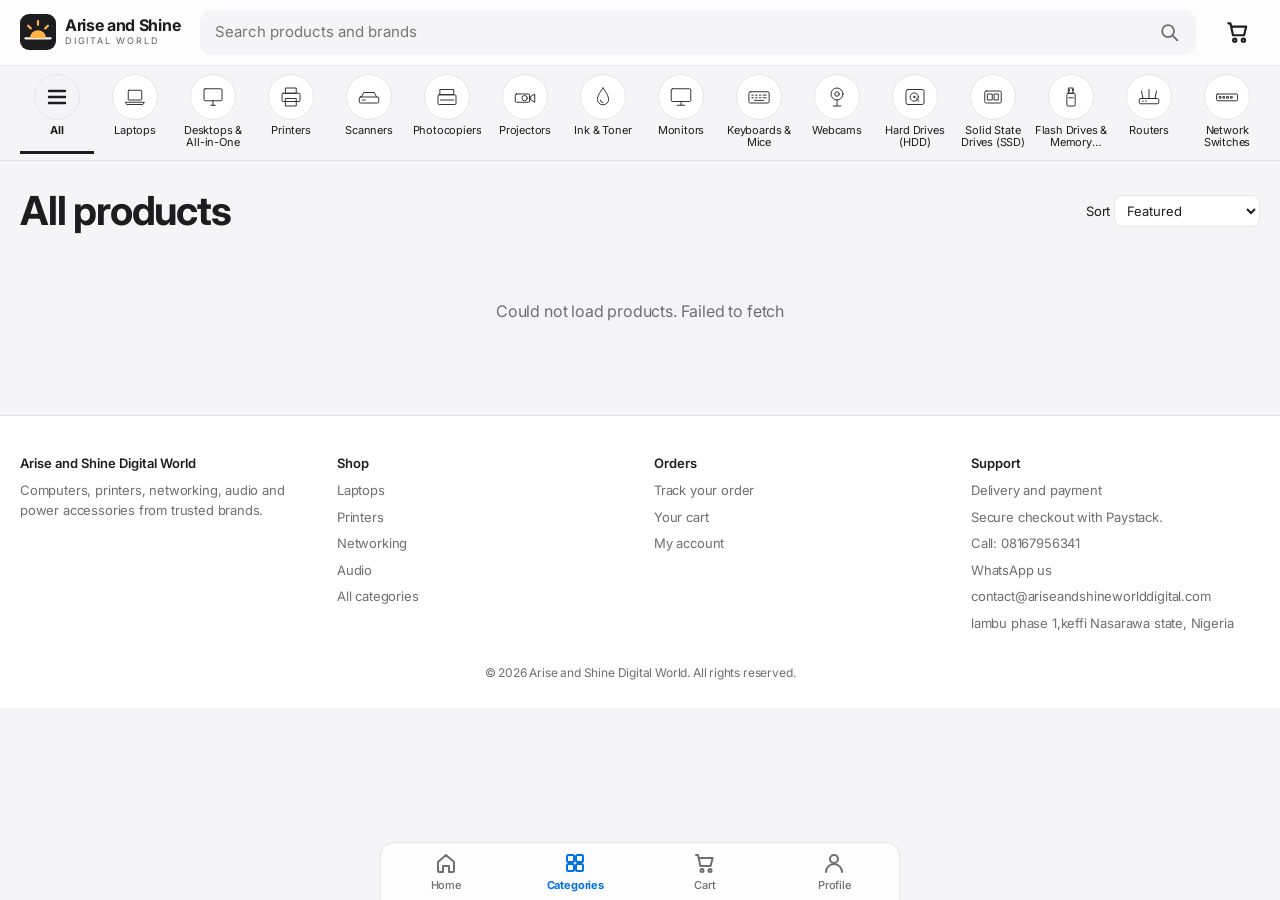
<file: shop.html>
<!doctype html>
<html lang="en"><head><meta charset="utf-8"><meta name="viewport" content="width=device-width,initial-scale=1,viewport-fit=cover">
<title>Shop | Arise and Shine Digital World</title>
<link rel="preconnect" href="https://fonts.googleapis.com"><link rel="preconnect" href="https://fonts.gstatic.com" crossorigin>
<link rel="stylesheet" href="https://fonts.googleapis.com/css2?family=Inter:wght@400;500;600;700&display=swap">
<link rel="stylesheet" href="assets/style.css?v=5"></head>
<body>
<div id="site-header"></div>

<main class="wrap">
  <div class="titlebar">
    <div><h1 id="title">All products</h1><div class="sub" id="sub"></div></div>
    <label style="font-size:13px">Sort <select id="sort">
      <option value="">Featured</option><option value="asc">Price: low to high</option><option value="desc">Price: high to low</option><option value="name">Name</option></select></label>
  </div>
  <div id="tips"></div>
  <div class="chips scroll" id="brands" style="margin-bottom:12px"></div>
  <div class="grid" id="grid"><div class="empty" style="grid-column:1/-1">Loading products…</div></div>
</main>

<div id="site-footer"></div>
<script src="config.js"></script><script src="assets/catalog.js?v=5"></script><script src="assets/app.js?v=5"></script>
<script>
var qs = new URLSearchParams(location.search);
var st = { cat: qs.get("cat") || "", brand: qs.get("brand") || "", q: qs.get("q") || "", sort: qs.get("sort") || "" };
A.layout("categories", { strip: st.cat || true, q: st.q });
var ALL = [], $ = A.$;
$("#sort").value = st.sort;

function sync() {
  var p = new URLSearchParams();
  Object.keys(st).forEach(function (k) { if (st[k]) p.set(k, st[k]); });
  history.replaceState(null, "", "shop.html" + (p.toString() ? "?" + p : ""));
}
function head() {
  var c = A.cat(st.cat);
  if (c) {
    document.title = c.name + " | " + A.C.name;
    $("#title").textContent = c.name;
    $("#tips").innerHTML = !c.tips.length ? "" : '<details class="tips"><summary>About ' + A.esc(c.name) + " and buying tips</summary><p class=\"note\" style=\"margin-top:8px\">" + A.esc(c.blurb) + " We carry " + A.esc(c.brands.join(", ")) + ".</p><ul>" +
      c.tips.map(function (t) { return "<li>" + A.esc(t) + "</li>"; }).join("") + "</ul></details>";
  } else {
    document.title = (st.q ? "Search" : "Shop") + " | " + A.C.name;
    $("#title").textContent = st.q ? "Results for “" + st.q + "”" : "All products";
    $("#tips").innerHTML = "";
  }
}
function brandsRow() {
  var pool = ALL.filter(function (p) { return !st.cat || p.category === st.cat; });
  var m = {}; pool.forEach(function (p) { m[p.brand] = (m[p.brand] || 0) + 1; });
  var h = '<button class="chip" aria-pressed="' + !st.brand + '" data-b="">All brands</button>';
  Object.keys(m).sort().forEach(function (b) {
    h += '<button class="chip" aria-pressed="' + (st.brand === b) + '" data-b="' + A.esc(b) + '">' + A.esc(b) + " <em>" + m[b] + "</em></button>";
  });
  $("#brands").innerHTML = h;
}
function grid() {
  var q = st.q.trim().toLowerCase();
  var list = ALL.filter(function (p) {
    if (st.cat && p.category !== st.cat) return false;
    if (st.brand && p.brand !== st.brand) return false;
    return !q || (p.name + " " + p.brand + " " + (A.cat(p.category) || {}).name + " " + (p.description || "")).toLowerCase().indexOf(q) > -1;
  });
  list.sort(function (a, b) {
    if (st.sort === "name") return a.name.localeCompare(b.name);
    var pa = a.price == null, pb = b.price == null;
    if (pa !== pb) return pa ? 1 : -1;
    if (st.sort === "asc") return a.price - b.price;
    if (st.sort === "desc") return b.price - a.price;
    return 0;
  });
  $("#sub").textContent = list.length + (list.length === 1 ? " product" : " products");
  $("#grid").innerHTML = list.length ? list.map(A.productCard).join("") :
    '<div class="empty" style="grid-column:1/-1">No products match. Try another brand or search word.</div>';
}
document.addEventListener("click", function (e) {
  var b = e.target.closest("[data-b]"); if (!b) return;
  st.brand = b.getAttribute("data-b"); brandsRow(); grid(); sync();
});
$("#sort").addEventListener("change", function (e) { st.sort = e.target.value; grid(); sync(); });
A.getProducts().then(function (l) { ALL = l; head(); brandsRow(); grid(); sync(); }).catch(function (e) {
  $("#grid").innerHTML = '<div class="empty" style="grid-column:1/-1">Could not load products. ' + A.esc(e.message) + "</div>";
});
</script>
</body></html>
</file>
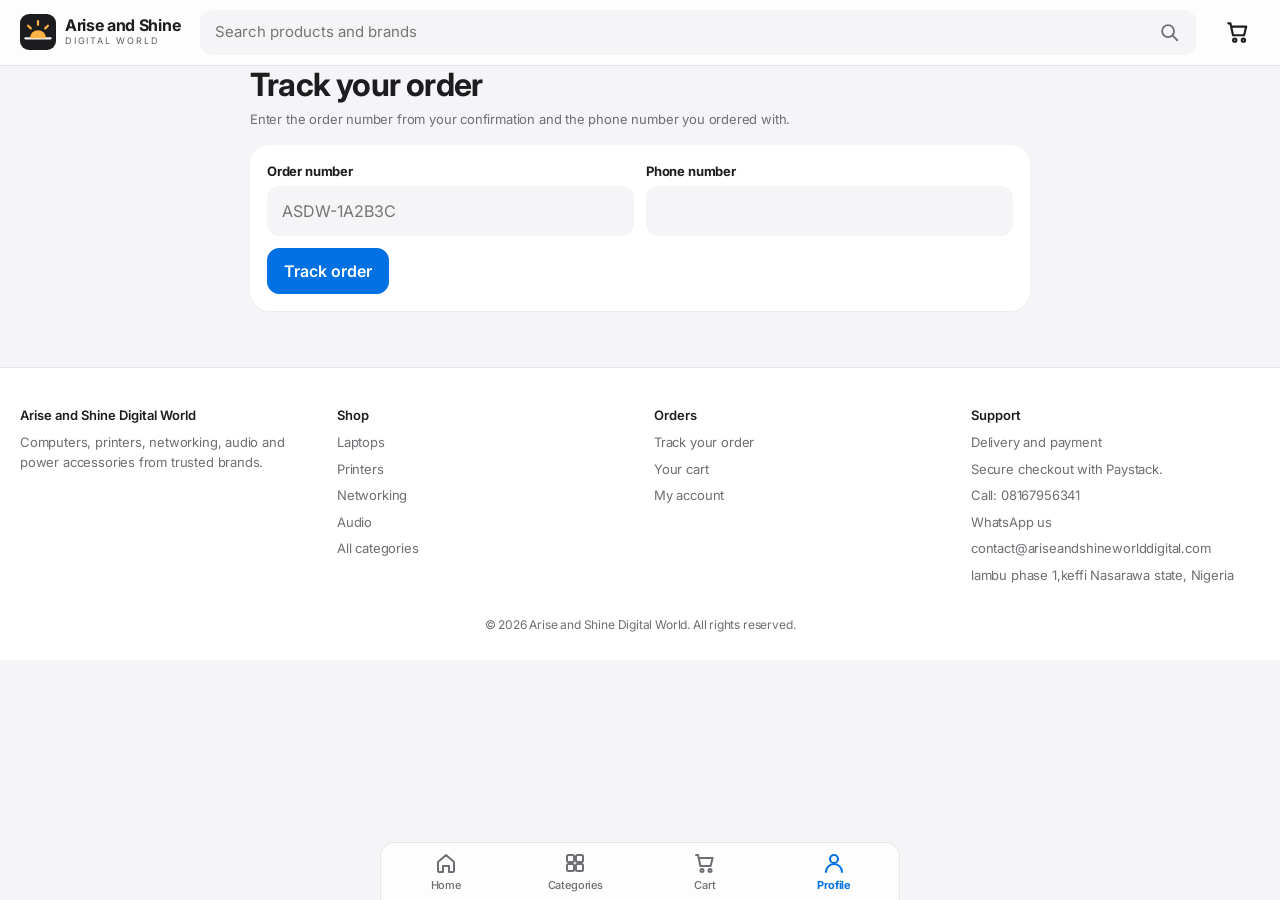
<file: track.html>
<!doctype html>
<html lang="en"><head><meta charset="utf-8"><meta name="viewport" content="width=device-width,initial-scale=1">
<title>Track your order | Arise and Shine Digital World</title>
<link rel="preconnect" href="https://fonts.googleapis.com"><link rel="preconnect" href="https://fonts.gstatic.com" crossorigin>
<link rel="stylesheet" href="https://fonts.googleapis.com/css2?family=Inter:wght@400;500;600;700&display=swap">
<link rel="stylesheet" href="assets/style.css?v=5"></head>
<body>
<div id="site-header"></div>
<main class="wrap block" style="max-width:820px">
  <h1 style="font-size:32px;margin-bottom:6px">Track your order</h1>
  <p class="note" style="margin-bottom:16px">Enter the order number from your confirmation and the phone number you ordered with.</p>
  <form id="f" class="panel" style="margin-bottom:18px">
    <div class="two">
      <div class="field"><label for="ref">Order number</label><input id="ref" placeholder="ASDW-1A2B3C" autocapitalize="characters" required></div>
      <div class="field"><label for="phone">Phone number</label><input id="phone" inputmode="tel" required></div>
    </div>
    <button class="btn primary">Track order</button>
  </form>
  <div id="out" aria-live="polite"></div>
</main>
<div id="site-footer"></div>
<script src="config.js"></script><script src="assets/catalog.js?v=5"></script><script src="assets/app.js?v=5"></script>
<script>
A.layout("profile");
var $ = A.$, qs = new URLSearchParams(location.search), current = null;
$("#ref").value = qs.get("ref") || ""; $("#phone").value = qs.get("phone") || "";

function fmt(d) { return new Date(d).toLocaleString("en-NG", { dateStyle: "medium", timeStyle: "short" }); }
function render(o, notice) {
  current = o;
  if (notice && notice.cls === "ok" && o.payment_status !== "paid") notice = { cls: "warn", text: "We have not yet confirmed your payment. This page updates once it is confirmed." };
  var steps = ["placed", "confirmed", "processing", o.delivery_method === "pickup" ? "ready_for_pickup" : "out_for_delivery", "delivered"];
  var idx = steps.indexOf(o.status), html = "";
  if (notice) html += '<div class="msg ' + notice.cls + '">' + notice.text + "</div>";
  var paidTag = o.payment_status === "paid" ? '<span class="tag ok">Paid</span>' : o.payment_status === "failed" ? '<span class="tag bad">Payment failed</span>' : '<span class="tag warn">Payment pending</span>';
  html += '<div class="panel" style="margin-bottom:16px"><div style="display:flex;justify-content:space-between;gap:10px;flex-wrap:wrap;align-items:baseline"><h2 style="margin:0">Order ' + A.esc(o.ref) + "</h2>" + paidTag + "</div>" +
    '<p class="note">Placed ' + fmt(o.created_at) + "</p>" +
    (o.payment_status === "paid" ? '<p style="display:flex;gap:8px;flex-wrap:wrap;margin:10px 0 0"><a class="btn small primary" href="receipt.html?ref=' + encodeURIComponent(o.ref) + "&phone=" + encodeURIComponent($("#phone").value.trim()) + '">View receipt</a><a class="btn small" target="_blank" href="receipt.html?ref=' + encodeURIComponent(o.ref) + "&phone=" + encodeURIComponent($("#phone").value.trim()) + '&print=1">Download PDF</a></p>' : "");
  if (o.status === "cancelled") html += '<div class="msg bad">This order was cancelled.</div>';
  else html += '<div class="steps">' + steps.map(function (s, i) { return '<div class="' + (i <= idx ? "done" : "") + '">' + A.STATUS[s] + "</div>"; }).join("") + "</div>";
  if (o.payment_status !== "paid" && o.status !== "cancelled") {
    if (o.payment_method === "paystack" && A.canPayOnline()) html += '<p><button class="btn primary" id="payNow">Pay ' + A.money(o.total) + " now</button></p>";
    var b = A.C.bank || {};
    if (o.payment_method === "transfer" && b.accountNumber) html += '<div class="msg"><b>Pay by bank transfer</b><br>Bank: ' + A.esc(b.bank) + "<br>Account name: " + A.esc(b.accountName) + "<br>Account number: " + A.esc(b.accountNumber) +
      "<br>Amount: " + A.money(o.total) + "<br>Use <b>" + A.esc(o.ref) + "</b> as the narration. We confirm your payment and update this page.</div>";
  }
  html += "</div>";
  html += '<div class="panel" style="margin-bottom:16px"><h2>Items</h2><div class="sum">' + (o.items || []).map(function (i) {
    return "<div><span>" + i.qty + " × " + A.esc(i.name) + "</span><span>" + A.money(i.price * i.qty) + "</span></div>";
  }).join("") + "<div><span>Delivery</span><span>" + (Number(o.delivery_fee) ? A.money(o.delivery_fee) : "Free") + '</span></div><div class="tot"><span>Total</span><span>' + A.money(o.total) + "</span></div></div>" +
    '<p class="note" style="margin-top:10px">' + (o.delivery_method === "pickup" ? "Pickup from the store." : "Delivery to " + A.esc([o.address, o.city, o.state].filter(Boolean).join(", "))) + "</p></div>";
  html += '<div class="panel"><h2>Updates</h2><ul class="timeline">' + (o.events || []).slice().reverse().map(function (e) {
    return "<li><b>" + A.esc(A.STATUS[e.status] || e.status) + "</b><br>" + (e.note ? A.esc(e.note) + "<br>" : "") + "<small>" + fmt(e.created_at) + "</small></li>";
  }).join("") + "</ul></div>";
  $("#out").innerHTML = html;
  var pn = document.getElementById("payNow");
  if (pn) pn.onclick = function () {
    pn.disabled = true;
    A.payOnline({ ref: o.ref, email: o.email, total: o.total,
      onDone: function () { A.verifyPayment(o.ref).then(function () { lookup({ cls: "ok", text: "Payment received. Thank you." }); }); },
      onClose: function () { pn.disabled = false; } }).catch(function (e) { pn.disabled = false; A.toast(e.message); });
  };
}
function lookup(notice) {
  var ref = $("#ref").value.trim(), phone = $("#phone").value.trim();
  if (!ref || !phone) return;
  $("#out").innerHTML = '<div class="empty">Looking up your order…</div>';
  A.trackOrder(ref, phone).then(function (o) {
    if (!o) { $("#out").innerHTML = '<div class="msg bad">We could not find an order with that number and phone. Check both and try again.</div>'; return; }
    render(o, notice);
  }).catch(function (e) { $("#out").innerHTML = '<div class="msg bad">' + A.esc(e.message) + "</div>"; });
}
$("#f").addEventListener("submit", function (e) { e.preventDefault(); lookup(); });
if (qs.get("ref") && qs.get("phone")) {
  lookup(qs.get("paid") ? { cls: "ok", text: "Payment received. Thank you! Keep your order number to track this order." }
    : qs.get("new") ? { cls: "warn", text: "Your order is placed. Save your order number: you need it with your phone number to track the order." } : null);
}
</script>
</body></html>
</file>
<file: assets/style.css>
:root{
  --bg:#eef1f6;--surface:#fff;--ink:#0f1b2d;--muted:#586579;--line:#dde3ec;
  --accent:#d9480f;--accent-ink:#fff;--header:#12284a;--header-ink:#fff;--sun:#ffb347;
  --ok:#1b7f4b;--warn:#a15c00;--bad:#b42318;--tl:93%;--ts:62%;--icon-l:32%;--icon-s:55%;
  --font-display:"Bricolage Grotesque","Trebuchet MS",system-ui,sans-serif;
  --font-body:"DM Sans",system-ui,-apple-system,"Segoe UI",sans-serif;
}
@media (prefers-color-scheme:dark){:root{
  --bg:#0b1322;--surface:#131f35;--ink:#eaf0f8;--muted:#9aa8bd;--line:#25344d;
  --accent:#ff8a3d;--accent-ink:#1a0e03;--header:#0a1830;--ok:#4cc38a;--warn:#f5b04c;--bad:#ff7b6e;
  --tl:22%;--ts:30%;--icon-l:74%;--icon-s:70%;color-scheme:dark}}
*{box-sizing:border-box}
body{margin:0;background:var(--bg);color:var(--ink);font:15px/1.45 var(--font-body);padding-bottom:calc(66px + env(safe-area-inset-bottom,0px))}
img{max-width:100%}
a{color:inherit}
h1,h2,h3{font-family:var(--font-display);text-wrap:balance;margin:0;line-height:1.2}
button,input,select,textarea{font:inherit;color:inherit}
button{cursor:pointer}
:focus-visible{outline:3px solid var(--accent);outline-offset:2px}
.wrap{max-width:1280px;margin:0 auto;padding-inline:12px}
@media (min-width:820px){.wrap{padding-inline:20px}}
.demo{background:var(--sun);color:#2b1700;text-align:center;font-size:12px;padding:4px 12px}

/* header */
header.site{position:sticky;top:0;z-index:30;background:var(--header);color:var(--header-ink)}
header.site .wrap{display:grid;grid-template-columns:1fr auto;grid-template-areas:"logo cart" "search search";gap:8px 8px;padding-block:8px 10px;align-items:center}
.logo{grid-area:logo;display:flex;align-items:center;gap:9px;text-decoration:none;min-width:0}
.logo svg{width:36px;height:36px;flex:none}
.logo b{font-family:var(--font-display);font-weight:800;font-size:16px;line-height:1.05;display:block;white-space:nowrap}
.logo small{display:block;opacity:.7;font-size:10px;letter-spacing:.14em;text-transform:uppercase}
.hcart{grid-area:cart;position:relative;display:grid;place-items:center;width:44px;height:44px;border-radius:10px;color:#fff}
.hcart svg{width:26px;height:26px}
.hcart svg,.tabbar svg,.searchbar svg{fill:none;stroke:currentColor;stroke-width:2;stroke-linecap:round;stroke-linejoin:round}
.searchbar{grid-area:search;display:flex;border-radius:10px;overflow:hidden;background:#fff}
.searchbar input{flex:1;min-width:0;border:0;padding:11px 14px;font-size:15px;background:#fff;color:#0f1b2d;outline-offset:-3px}
.searchbar button{border:0;background:var(--sun);color:#2b1700;width:52px;display:grid;place-items:center}
.searchbar svg{width:22px;height:22px}
@media (min-width:820px){header.site .wrap{grid-template-columns:auto minmax(260px,1fr) auto;grid-template-areas:"logo search cart";gap:20px}.logo b{font-size:18px}}
.badge{position:absolute;top:3px;right:3px;background:var(--accent);color:var(--accent-ink);border-radius:99px;font-size:11px;font-weight:700;min-width:18px;padding:0 5px;text-align:center;line-height:18px;font-family:var(--font-body)}

/* category strip */
.catstrip{background:var(--surface);border-bottom:1px solid var(--line)}
.strip{display:flex;gap:4px;overflow-x:auto;padding-block:8px 6px;scrollbar-width:none}
.strip::-webkit-scrollbar{display:none}
.sc{flex:none;width:74px;display:flex;flex-direction:column;align-items:center;gap:4px;text-decoration:none;font-size:11px;line-height:1.15;text-align:center;color:var(--ink);padding-bottom:2px;border-bottom:3px solid transparent}
.sc .ic{width:46px;height:46px;border-radius:50%;display:grid;place-items:center;background:hsl(var(--h) var(--ts) var(--tl));color:hsl(var(--h) var(--icon-s) var(--icon-l))}
.sc .ic.all{background:var(--bg);color:var(--ink)}
.sc .ic svg{width:24px;height:24px;fill:none;stroke:currentColor;stroke-width:2.4;stroke-linecap:round;stroke-linejoin:round}
.sc .t{display:-webkit-box;-webkit-line-clamp:2;-webkit-box-orient:vertical;overflow:hidden}
.sc.on{border-bottom-color:var(--accent);font-weight:700}

/* banner */
.banner{position:relative;border-radius:12px;overflow:hidden;margin-top:12px}
.slides{display:flex;transition:transform .5s ease}
.slide{flex:0 0 100%;min-height:118px;padding:14px 16px 24px;color:#fff;display:flex;flex-direction:column;justify-content:center;gap:4px;text-decoration:none}
.slide h2{font-size:clamp(19px,4.2vw,34px);font-weight:800;max-width:15em}
.slide p{margin:0;opacity:.9;max-width:34em;font-size:14px}
.slide .go{align-self:flex-start;background:var(--sun);color:#2b1700;font-weight:700;padding:5px 13px;border-radius:99px;font-size:13px;margin-top:4px}
.dots{position:absolute;bottom:7px;left:0;right:0;display:flex;gap:7px;justify-content:center}
.dot{width:9px;height:9px;border-radius:50%;border:0;padding:0;background:rgba(255,255,255,.5)}
.dot[aria-current="true"]{background:#fff}
@media (min-width:820px){.slide{min-height:170px;padding:26px 48px}.slide p{font-size:16px}}
@media (prefers-reduced-motion:reduce){.slides{transition:none}}

/* shelves and rails */
.shelf{background:var(--surface);border:1px solid var(--line);border-radius:12px;padding:12px 0 12px 12px;margin-top:12px}
.shelf.plain{padding:12px}
.sechead{display:flex;justify-content:space-between;align-items:baseline;gap:12px;flex-wrap:wrap;margin-bottom:10px;padding-right:12px}
.sechead h2{font-size:18px;font-weight:800}
.sechead a,.sechead span{color:var(--accent);font-size:13px;font-weight:700;text-decoration:none}
.sechead span{color:var(--muted);font-weight:500}
.rail{display:flex;gap:10px;overflow-x:auto;padding-right:12px;padding-bottom:4px;scroll-snap-type:x proximity;scrollbar-width:thin}
.rail .card{flex:0 0 150px;scroll-snap-align:start;border-color:transparent}
@media (min-width:820px){.rail .card{flex-basis:190px}.sechead h2{font-size:21px}}

/* cards */
.grid{display:grid;grid-template-columns:repeat(auto-fill,minmax(160px,1fr));gap:10px}
@media (min-width:820px){.grid{grid-template-columns:repeat(auto-fill,minmax(200px,1fr));gap:14px}}
.card{background:var(--surface);border:1px solid var(--line);border-radius:10px;overflow:hidden;display:flex;flex-direction:column;min-width:0}
.card .mlink{display:block;text-decoration:none}
.media{aspect-ratio:1;display:grid;place-items:center;background:hsl(var(--h) var(--ts) var(--tl));color:hsl(var(--h) var(--icon-s) var(--icon-l));overflow:hidden;border-radius:8px}
.media.has-img{background:#fff}
.media img{width:100%;height:100%;object-fit:contain;display:block;background:#fff}
.media svg{width:42%;max-height:60%;fill:none;stroke:currentColor;stroke-width:2.4;stroke-linecap:round;stroke-linejoin:round}
.card .body{padding:8px 8px 10px;display:flex;flex-direction:column;gap:2px;flex:1}
.card h3{font-family:var(--font-body);font-size:14px;font-weight:500;line-height:1.3;display:-webkit-box;-webkit-line-clamp:2;-webkit-box-orient:vertical;overflow:hidden;min-height:2.6em}
.card h3 a{text-decoration:none}
.card h3 a:hover{color:var(--accent)}
.brand{font-size:11px;letter-spacing:.1em;text-transform:uppercase;color:var(--muted);font-weight:700}
.price{font-weight:700;font-size:18px;font-variant-numeric:tabular-nums;margin-top:2px}
.price.ask{font-weight:500;font-size:13px;color:var(--muted)}
.cbtn{margin-top:auto;width:100%;border:0;background:var(--accent);color:var(--accent-ink);border-radius:99px;padding:8px 10px;font-weight:700;font-size:13px;text-align:center;text-decoration:none;display:block}
.card .body .cbtn{margin-top:8px}
.cbtn.alt{background:transparent;color:var(--ink);border:1px solid var(--line)}
.tag{font-size:12px;font-weight:700;padding:2px 8px;border-radius:99px;background:var(--bg);color:var(--muted);display:inline-block}
.tag.ok{color:var(--ok)}.tag.warn{color:var(--warn)}.tag.bad{color:var(--bad)}

/* category tiles */
.catgrid{display:grid;grid-template-columns:repeat(auto-fill,minmax(98px,1fr));gap:10px;padding-right:12px}
.catgrid.lg{grid-template-columns:repeat(auto-fill,minmax(140px,1fr));padding-right:0}
@media (min-width:820px){.catgrid{grid-template-columns:repeat(auto-fill,minmax(130px,1fr))}.catgrid.lg{grid-template-columns:repeat(auto-fill,minmax(180px,1fr))}}
.cat{display:flex;flex-direction:column;gap:6px;text-decoration:none;text-align:center;min-width:0}
.cat b{font-family:var(--font-body);font-size:13px;font-weight:500;line-height:1.2}
.cat small{color:var(--muted);font-size:11px;display:none}
.catgrid.lg .cat small{display:block}

/* buttons, chips */
.btn{display:inline-block;border:1px solid var(--line);background:var(--surface);border-radius:8px;padding:10px 16px;font-weight:700;text-decoration:none;text-align:center}
.btn.primary{background:var(--accent);border-color:var(--accent);color:var(--accent-ink)}
.btn.deep{background:var(--header);border-color:var(--header);color:#fff}
.btn.yellow{background:var(--sun);border-color:var(--sun);color:#2b1700}
.btn.small{padding:6px 11px;font-size:13px}
.btn[disabled]{opacity:.55;cursor:not-allowed}
.chips{display:flex;gap:8px;flex-wrap:wrap}
.chips.scroll{flex-wrap:nowrap;overflow-x:auto;scrollbar-width:none;padding-bottom:2px}
.chips.scroll::-webkit-scrollbar{display:none}
.chip{border:1px solid var(--line);background:var(--surface);border-radius:99px;padding:6px 13px;font-size:14px;text-decoration:none;display:inline-flex;gap:6px;align-items:center;flex:none}
.chip em{font-style:normal;color:var(--muted);font-size:12px}
.chip[aria-pressed="true"],.chip.on{background:var(--ink);color:var(--bg);border-color:var(--ink)}
.chip[aria-pressed="true"] em{color:inherit;opacity:.7}
.label{font-size:11px;letter-spacing:.14em;text-transform:uppercase;color:var(--muted);font-weight:700;margin:0 0 8px}

/* listing page */
.titlebar{display:flex;justify-content:space-between;align-items:center;gap:10px;flex-wrap:wrap;padding-block:12px 8px}
.titlebar h1{font-size:20px;font-weight:800}
.titlebar .sub{color:var(--muted);font-size:13px}
.titlebar select{border:1px solid var(--line);background:var(--surface);border-radius:8px;padding:6px 8px}
details.tips{background:var(--surface);border:1px solid var(--line);border-radius:10px;padding:10px 14px;margin-bottom:10px}
details.tips summary{cursor:pointer;font-weight:700;font-size:14px}
details.tips ul{margin:8px 0 2px;padding-left:18px;display:grid;gap:4px;font-size:14px;color:var(--muted)}

/* product page */
.pp{display:grid;gap:14px;margin-top:10px}
@media (min-width:900px){.pp{grid-template-columns:minmax(0,5fr) minmax(0,4fr) 290px;align-items:start}}
.pp .gal{background:var(--surface);border:1px solid var(--line);border-radius:12px;padding:12px}
.pp .gal .media{aspect-ratio:1;border-radius:8px}
.pp h1{font-size:24px;font-weight:700;font-family:var(--font-body)}
.pp .info p{margin:8px 0}
.buybox{background:var(--surface);border:1px solid var(--line);border-radius:12px;padding:16px;display:grid;gap:10px}
.buybox .price{font-size:28px}
.crumbs{font-size:13px;color:var(--muted);padding-top:10px}

/* generic panels and forms */
section.block{padding-block:20px}
.how{display:grid;grid-template-columns:repeat(auto-fit,minmax(200px,1fr));gap:10px}
.how div{background:var(--surface);border:1px solid var(--line);border-radius:12px;padding:14px}
.how h3{font-size:15px;margin-bottom:2px}
.how p{margin:0;color:var(--muted);font-size:13px}
.tips{background:var(--surface);border:1px solid var(--line);border-radius:12px;padding:14px 16px}
.tips ul{margin:6px 0 0;padding-left:18px;display:grid;gap:4px}
.layout2{display:grid;grid-template-columns:minmax(0,1fr) 340px;gap:22px;align-items:start}
.panel{background:var(--surface);border:1px solid var(--line);border-radius:12px;padding:16px}
.panel h2{font-size:19px;margin-bottom:12px}
.field{display:grid;gap:4px;margin-bottom:12px}
.field label{font-size:13px;font-weight:700}
.field input,.field select,.field textarea{width:100%;border:1px solid var(--line);background:var(--bg);border-radius:8px;padding:10px 12px}
.two{display:grid;grid-template-columns:1fr 1fr;gap:12px}
.opts{display:grid;gap:8px;margin-bottom:12px}
.opt{display:flex;gap:10px;align-items:flex-start;border:1px solid var(--line);border-radius:10px;padding:10px 12px;cursor:pointer}
.opt input{margin-top:4px}
.opt:has(input:checked){border-color:var(--accent);background:color-mix(in srgb,var(--accent) 8%,var(--surface))}
.lines .ln{display:flex;gap:12px;align-items:center;padding:12px 0;border-bottom:1px solid var(--line)}
.lines .ln:last-child{border-bottom:0}
.lines .th{width:64px;height:64px;border-radius:8px;flex:none}
.lines .th .media{aspect-ratio:1;height:100%}
.lines .info{flex:1;min-width:0}
.lines .info b{display:block}
.qty{display:inline-flex;align-items:center;border:1px solid var(--line);border-radius:8px;overflow:hidden}
.qty button{border:0;background:var(--bg);width:32px;height:32px;font-size:17px}
.qty span{min-width:30px;text-align:center;font-variant-numeric:tabular-nums}
.sum{display:grid;gap:8px}
.sum div{display:flex;justify-content:space-between;gap:12px}
.sum .tot{border-top:1px solid var(--line);padding-top:10px;font-weight:700;font-size:18px}
.note{color:var(--muted);font-size:13px;margin:0}
.msg{border-radius:10px;padding:12px 14px;margin-bottom:14px;background:var(--bg);border:1px solid var(--line)}
.msg.bad{color:var(--bad);border-color:var(--bad)}
.msg.ok{color:var(--ok);border-color:var(--ok)}
.msg.warn{color:var(--warn);border-color:var(--warn)}
.steps{display:grid;grid-auto-flow:column;grid-auto-columns:1fr;gap:6px;margin:6px 0 18px}
.steps div{text-align:center;font-size:12px;color:var(--muted);border-top:5px solid var(--line);padding-top:6px}
.steps div.done{border-color:var(--ok);color:var(--ink);font-weight:700}
.timeline{list-style:none;margin:0;padding:0;display:grid;gap:12px}
.timeline li{padding-left:16px;border-left:3px solid var(--line)}
.timeline small{color:var(--muted)}
.ordrow{display:flex;justify-content:space-between;gap:10px;align-items:center;padding:10px 0;border-bottom:1px solid var(--line);text-decoration:none}
.ordrow:last-child{border-bottom:0}
footer.site{background:var(--header);color:#cfd8e6;margin-top:24px}
footer.site .wrap{display:grid;grid-template-columns:repeat(auto-fit,minmax(200px,1fr));gap:20px;padding-block:24px}
footer.site h3{font-size:15px;margin-bottom:8px;color:#fff}
footer.site p,footer.site a{color:#cfd8e6;font-size:14px;display:block;margin:0 0 4px;text-decoration:none}
.copy{text-align:center;color:#9fb0c8;font-size:13px;padding:0 16px 16px;background:var(--header)}
.toast{position:fixed;left:50%;bottom:calc(80px + env(safe-area-inset-bottom,0px));transform:translateX(-50%);background:var(--ink);color:var(--bg);padding:9px 16px;border-radius:99px;font-size:14px;z-index:60}
.empty{padding:36px 0;color:var(--muted);text-align:center}
.tablewrap{overflow-x:auto;border:1px solid var(--line);border-radius:10px;background:var(--surface)}
table{border-collapse:collapse;width:100%;min-width:640px}
th,td{padding:9px 10px;text-align:left;border-bottom:1px solid var(--line);vertical-align:middle;font-size:14px}
th{font-size:12px;letter-spacing:.08em;text-transform:uppercase;color:var(--muted)}
td input,td select{border:1px solid var(--line);background:var(--bg);border-radius:6px;padding:6px 8px;width:100%;min-width:70px}
.tabs{display:flex;gap:6px;margin-bottom:16px;flex-wrap:wrap}

/* bottom app bar */
.tabbar{position:fixed;left:0;right:0;bottom:0;z-index:40;background:var(--surface);border-top:1px solid var(--line);display:grid;grid-template-columns:repeat(4,1fr);padding-bottom:env(safe-area-inset-bottom,0px)}
.tabbar a{display:flex;flex-direction:column;align-items:center;gap:2px;padding:8px 4px 7px;text-decoration:none;font-size:11px;font-weight:500;color:var(--muted);position:relative}
.tabbar a svg{width:24px;height:24px}
.tabbar a[aria-current="page"]{color:var(--accent);font-weight:700}
.tabbar .badge{top:3px;right:auto;left:calc(50% + 6px)}
@media (min-width:820px){.tabbar{left:50%;right:auto;transform:translateX(-50%);width:min(520px,100%);border:1px solid var(--line);border-bottom:0;border-radius:14px 14px 0 0}}
@media (max-width:820px){.layout2{grid-template-columns:1fr}}
@media (max-width:520px){.two{grid-template-columns:1fr}.steps div{font-size:11px}}
@media (prefers-reduced-motion:no-preference){.card{transition:box-shadow .15s}.card:hover{box-shadow:0 4px 14px rgba(0,0,0,.12)}}

/* ===== Modern retail layer (v4): clean, spacious, Apple-store feel ===== */
:root{
  --bg:#f5f5f7;--surface:#fff;--ink:#1d1d1f;--muted:#6e6e73;--line:#e5e5ea;
  --accent:#0071e3;--accent-ink:#fff;--header:rgba(255,255,255,.78);--header-ink:#1d1d1f;--sun:#0071e3;
  --radius:20px;--shadow:0 2px 10px rgba(0,0,0,.05),0 12px 32px rgba(0,0,0,.06);
  --font-display:"Inter","SF Pro Display",-apple-system,BlinkMacSystemFont,"Segoe UI",system-ui,sans-serif;
  --font-body:"Inter","SF Pro Text",-apple-system,BlinkMacSystemFont,"Segoe UI",system-ui,sans-serif;
}
@media (prefers-color-scheme:dark){:root{
  --bg:#000;--surface:#161618;--ink:#f5f5f7;--muted:#a1a1a6;--line:#2c2c2e;
  --accent:#2997ff;--accent-ink:#fff;--header:rgba(22,22,24,.78);--sun:#2997ff;
  --shadow:0 2px 10px rgba(0,0,0,.4)}}
html{-webkit-text-size-adjust:100%;scroll-behavior:smooth}
body{font-size:16px;line-height:1.5;letter-spacing:-.011em;-webkit-font-smoothing:antialiased}
h1,h2,h3{letter-spacing:-.025em;font-weight:700}
.demo{background:var(--ink);color:var(--bg);font-size:12px}

/* glass header */
header.site{background:var(--header);color:var(--header-ink);-webkit-backdrop-filter:saturate(180%) blur(20px);backdrop-filter:saturate(180%) blur(20px);border-bottom:1px solid var(--line)}
header.site .wrap{padding-block:10px}
.logo b{font-weight:700;font-size:16px;letter-spacing:-.02em}
.logo small{letter-spacing:.2em;font-size:9px}
.logo svg rect{fill:var(--ink)}
.logo svg path:nth-of-type(1){stroke:var(--bg)}
.hcart{color:var(--ink);border-radius:50%}
.hcart:hover{background:var(--bg)}
.badge{background:var(--accent)}
.searchbar{background:var(--bg);border-radius:12px;border:1px solid transparent}
.searchbar:focus-within{border-color:var(--accent);background:var(--surface)}
.searchbar input{background:transparent;color:var(--ink);padding:10px 14px}
.searchbar button{background:transparent;color:var(--muted)}
.catstrip{background:transparent;border-bottom:1px solid var(--line)}
.sc .ic{background:var(--surface);border:1px solid var(--line);color:var(--ink)}
.sc.on{border-bottom-color:var(--ink)}

/* hero */
.hero{margin-top:12px;border-radius:28px;overflow:hidden;background:linear-gradient(160deg,#1d1d1f 0%,#2b2b30 55%,#0b3a75 130%);color:#f5f5f7;text-align:center;padding:56px 22px 44px;position:relative;isolation:isolate}
.hero:before{content:"";position:absolute;inset:auto -20% -60% -20%;height:90%;background:radial-gradient(closest-side,rgba(41,151,255,.45),transparent);z-index:-1}
.hero .eyebrow{font-size:13px;font-weight:600;color:#2997ff;letter-spacing:.02em;margin:0 0 8px}
.hero h1{font-size:clamp(34px,8vw,68px);line-height:1.04;font-weight:700;letter-spacing:-.035em;max-width:14em;margin:0 auto}
.hero p.lead{font-size:clamp(17px,2.6vw,23px);color:#c7c7cc;max-width:30em;margin:14px auto 0;line-height:1.35}
.hero .cta{display:flex;gap:12px;justify-content:center;flex-wrap:wrap;margin-top:26px}
.pill{display:inline-block;padding:12px 24px;border-radius:99px;font-weight:600;font-size:16px;text-decoration:none;background:var(--accent);color:#fff;border:1px solid var(--accent)}
.pill.ghost{background:transparent;color:#2997ff;border-color:#2997ff}
.pill:hover{filter:brightness(1.08)}
.trust{display:flex;gap:8px 22px;justify-content:center;flex-wrap:wrap;margin-top:30px;font-size:13px;color:#a1a1a6}
.trust span:before{content:"✓ ";color:#2997ff;font-weight:700}
@media (min-width:820px){.hero{padding:96px 40px 80px;border-radius:32px}}

/* feature tiles (bento) */
.bento{display:grid;gap:12px;margin-top:12px;grid-template-columns:1fr}
@media (min-width:760px){.bento{grid-template-columns:1fr 1fr}.bento .wide{grid-column:1/-1}}
.tile{border-radius:28px;padding:34px 26px 30px;text-decoration:none;display:flex;flex-direction:column;align-items:center;text-align:center;min-height:340px;position:relative;overflow:hidden;background:var(--surface);color:var(--ink)}
.tile.dark{background:#1d1d1f;color:#f5f5f7}
.tile.blue{background:linear-gradient(160deg,#0a2a5e,#0071e3);color:#fff}
.tile.warm{background:#fbfbfd;color:var(--ink)}
@media (prefers-color-scheme:dark){.tile.warm{background:#1c1c1e}}
.tile .k{font-size:13px;font-weight:600;opacity:.75;margin:0 0 6px}
.tile h2{font-size:clamp(26px,5vw,40px);line-height:1.08;font-weight:700;letter-spacing:-.03em}
.tile p{margin:8px 0 0;font-size:17px;opacity:.82;max-width:26em}
.tile .links{display:flex;gap:18px;margin-top:14px;font-size:17px;font-weight:500}
.tile .links b{color:#2997ff;font-weight:500}
.tile.warm .links b{color:var(--accent)}
.tile .art{margin-top:auto;padding-top:22px;opacity:.95}
.tile .art svg{width:150px;height:110px;fill:none;stroke:currentColor;stroke-width:1.6;stroke-linecap:round;stroke-linejoin:round;opacity:.85}
@media (min-width:760px){.tile{min-height:420px}.tile.wide{min-height:380px}}

/* section headings */
.shelf{background:transparent;border:0;border-radius:0;padding:28px 0 4px 0;margin-top:8px}
.shelf.plain{padding:28px 0 4px}
.sechead{padding-right:0;margin-bottom:14px;align-items:flex-end}
.sechead h2{font-size:clamp(24px,4vw,32px);font-weight:700}
.sechead a{color:var(--accent);font-size:16px;font-weight:500}
.sechead a:hover{text-decoration:underline}
.rail{gap:14px;padding-right:12px;padding-bottom:18px;margin-right:-12px;padding-left:2px}
.rail .card{flex-basis:200px;border-color:transparent}
@media (min-width:820px){.rail .card{flex-basis:250px}.rail{margin-right:-20px}}

/* product cards */
.card{border-radius:var(--radius);border:0;background:var(--surface);box-shadow:0 1px 2px rgba(0,0,0,.04)}
.card .body{padding:6px 16px 16px;gap:3px}
.media{border-radius:var(--radius) var(--radius) 0 0;background:var(--surface)}
.media.has-img{background:#fff}
.media img{padding:10px}
.brand{font-size:11px;letter-spacing:.08em;color:var(--muted);font-weight:600}
.card h3{font-family:var(--font-body);font-size:15px;font-weight:600;letter-spacing:-.01em;order:2;min-height:2.6em}
.card .brand{order:1}
.card .price{order:3;font-size:17px;font-weight:600;margin-top:4px}
.card .cbtn{order:4}
.cbtn{background:var(--accent);border-radius:99px;padding:9px 12px;font-weight:600;font-size:14px}
.cbtn:hover{filter:brightness(1.08)}
.cbtn.alt{border-color:var(--line)}
@media (prefers-reduced-motion:no-preference){.card{transition:transform .25s ease,box-shadow .25s ease}.card:hover{transform:translateY(-3px);box-shadow:var(--shadow)}}
.grid{gap:14px}
@media (min-width:820px){.grid{gap:20px}}

/* category tiles */
.catgrid{gap:14px 10px;padding-right:0}
.cat .media{border-radius:22px;background:var(--surface);color:var(--ink);box-shadow:0 1px 2px rgba(0,0,0,.04)}
.cat b{font-weight:500;font-size:13px}

/* value strip */
.how{gap:12px}
.how div{border:0;border-radius:var(--radius);padding:24px 22px;background:var(--surface)}
.how h3{font-size:19px;margin-bottom:4px}
.how p{font-size:15px}
.how .ico{width:40px;height:40px;border-radius:12px;background:color-mix(in srgb,var(--accent) 12%,var(--surface));color:var(--accent);display:grid;place-items:center;margin-bottom:12px}
.how .ico svg{width:22px;height:22px;fill:none;stroke:currentColor;stroke-width:2;stroke-linecap:round;stroke-linejoin:round}

/* brands, steps, faq */
.brandrow{display:flex;flex-wrap:wrap;gap:10px 28px;justify-content:center;padding:26px 8px;color:var(--muted);font-weight:700;font-size:clamp(16px,3vw,22px);letter-spacing:-.02em}
.brandrow span{opacity:.75}
.steps3{display:grid;gap:12px;grid-template-columns:repeat(auto-fit,minmax(220px,1fr))}
.steps3 div{background:var(--surface);border-radius:var(--radius);padding:24px}
.steps3 b.n{display:grid;place-items:center;width:34px;height:34px;border-radius:50%;background:var(--ink);color:var(--bg);font-size:15px;margin-bottom:12px}
.steps3 h3{font-size:18px;margin-bottom:4px}
.steps3 p{margin:0;color:var(--muted);font-size:15px}
.faq{background:var(--surface);border-radius:var(--radius);padding:6px 22px}
.faq details{border-bottom:1px solid var(--line);padding:16px 0}
.faq details:last-child{border-bottom:0}
.faq summary{cursor:pointer;font-weight:600;font-size:17px;list-style:none;display:flex;justify-content:space-between;gap:12px}
.faq summary::-webkit-details-marker{display:none}
.faq summary:after{content:"+";font-size:22px;line-height:1;color:var(--muted);font-weight:400}
.faq details[open] summary:after{content:"–"}
.faq p{margin:10px 0 0;color:var(--muted);font-size:15px}
.cta-band{margin-top:12px;border-radius:28px;background:#1d1d1f;color:#f5f5f7;text-align:center;padding:48px 22px}
.cta-band h2{font-size:clamp(26px,5vw,40px)}
.cta-band p{color:#a1a1a6;margin:8px auto 20px;max-width:28em}

/* buttons and forms */
.btn{border-radius:12px;font-weight:600}
.btn.primary{background:var(--accent);border-color:var(--accent)}
.btn.yellow{background:var(--ink);border-color:var(--ink);color:var(--bg)}
.btn.deep{background:var(--ink);border-color:var(--ink);color:var(--bg)}
.panel,.buybox,.tips,.pp .gal,.tablewrap,details.tips{border-radius:var(--radius);border-color:transparent}
.panel,.buybox{box-shadow:0 1px 2px rgba(0,0,0,.04)}
.field input,.field select,.field textarea{border-radius:12px;background:var(--bg);border-color:transparent;padding:12px 14px}
.field input:focus,.field select:focus,.field textarea:focus{border-color:var(--accent);background:var(--surface);outline:0}
.chip{border-radius:99px;background:var(--surface);border-color:transparent}
.chip[aria-pressed="true"],.chip.on{background:var(--ink);color:var(--bg)}
.titlebar h1{font-size:clamp(28px,5vw,40px);font-weight:700;letter-spacing:-.03em}
.titlebar{padding-block:26px 14px}
.opt{border-radius:14px}

/* product page */
.pp{gap:24px;margin-top:14px}
.pp .gal{padding:10px;background:#fff}
.pp h1{font-size:clamp(26px,4vw,38px);font-weight:700;letter-spacing:-.03em;line-height:1.1;margin:4px 0 6px}
.buybox{position:sticky;top:90px;padding:22px}
.buybox .price{font-size:32px;font-weight:700}
.specs{display:grid;gap:0;margin-top:18px;background:var(--surface);border-radius:var(--radius);padding:4px 18px}
.specs div{display:flex;justify-content:space-between;gap:14px;padding:13px 0;border-bottom:1px solid var(--line);font-size:15px}
.specs div:last-child{border-bottom:0}
.specs span{color:var(--muted)}
.perks{display:grid;gap:10px;margin-top:6px;padding:0;list-style:none;font-size:14px;color:var(--muted)}
.perks li{display:flex;gap:10px;align-items:flex-start}
.perks li:before{content:"✓";color:var(--ok);font-weight:700}

/* footer */
footer.site{background:var(--surface);color:var(--muted);margin-top:56px;border-top:1px solid var(--line)}
footer.site .wrap{grid-template-columns:repeat(auto-fit,minmax(170px,1fr));gap:28px;padding-block:40px 24px}
footer.site h3{color:var(--ink);font-size:13px;font-weight:600;letter-spacing:0;margin-bottom:10px}
footer.site p,footer.site a{color:var(--muted);font-size:13px;margin-bottom:7px}
footer.site a:hover{color:var(--ink);text-decoration:underline}
.copy{background:var(--surface);color:var(--muted);font-size:12px;padding:0 16px 26px}

/* tab bar as frosted glass */
.tabbar{background:var(--header);-webkit-backdrop-filter:saturate(180%) blur(20px);backdrop-filter:saturate(180%) blur(20px);border-top:1px solid var(--line)}
.tabbar a{font-weight:500}
.toast{background:var(--ink);color:var(--bg);font-weight:500}
@media (prefers-reduced-motion:no-preference){.reveal{opacity:0;transform:translateY(18px);transition:opacity .7s ease,transform .7s ease}.reveal.in{opacity:1;transform:none}}

/* ===== Photo slider hero + photo tiles (v5) ===== */
.hero2{position:relative;margin-top:12px;border-radius:28px;overflow:hidden;background:#1d1d1f;color:#f5f5f7;isolation:isolate;touch-action:pan-y}
.hslides{display:flex;transition:transform .7s cubic-bezier(.22,.7,.2,1)}
.hslide{flex:0 0 100%;display:grid;grid-template-columns:1fr;gap:22px;align-items:center;padding:44px 22px 70px;min-height:600px;position:relative}
.hslide.s1{background:radial-gradient(120% 90% at 85% 100%,#0a4aa8 0%,transparent 60%),#1d1d1f}
.hslide.s2{background:radial-gradient(120% 90% at 85% 100%,#c2410c 0%,transparent 60%),#1d1d1f}
.hslide.s3{background:radial-gradient(120% 90% at 85% 100%,#0f766e 0%,transparent 60%),#1d1d1f}
.hslide.s4{background:radial-gradient(120% 90% at 85% 100%,#7c3aed 0%,transparent 60%),#1d1d1f}
.htext{text-align:center}
.htext .eyebrow{font-size:13px;font-weight:600;color:#6cb6ff;margin:0 0 8px}
.htext h1,.htext h2{font-size:clamp(32px,7.4vw,62px);line-height:1.05;font-weight:700;letter-spacing:-.035em;margin:0 auto;max-width:13em}
.htext p.lead{font-size:clamp(16px,2.4vw,21px);color:#c7c7cc;max-width:28em;margin:12px auto 0;line-height:1.38}
.htext .cta{display:flex;gap:12px;justify-content:center;flex-wrap:wrap;margin-top:22px}
.hphoto{width:100%;max-width:420px;aspect-ratio:4/3;margin:0 auto;border-radius:26px;display:grid;place-items:center;overflow:hidden;color:#fff}
.hphoto svg{width:46%;fill:none;stroke:currentColor;stroke-width:1.6;stroke-linecap:round;stroke-linejoin:round;opacity:.55}
.hphoto.on{background:#fff;box-shadow:0 24px 60px rgba(0,0,0,.45)}
.hphoto img{width:100%;height:100%;object-fit:contain;padding:14px;display:block}
.hdots{position:absolute;bottom:20px;left:0;right:0;display:flex;gap:9px;justify-content:center;z-index:3}
.hdot{width:9px;height:9px;border-radius:50%;border:0;padding:0;background:rgba(255,255,255,.38);transition:width .3s,background .3s}
.hdot[aria-current="true"]{background:#fff;width:26px;border-radius:99px}
.harrow{display:none;position:absolute;top:50%;transform:translateY(-50%);width:46px;height:46px;border-radius:50%;border:0;background:rgba(255,255,255,.14);color:#fff;font-size:22px;z-index:3;-webkit-backdrop-filter:blur(10px);backdrop-filter:blur(10px)}
.harrow:hover{background:rgba(255,255,255,.26)}
.harrow.prev{left:18px}.harrow.next{right:18px}
@media (min-width:900px){
  .hslide{grid-template-columns:1.05fr .95fr;gap:40px;padding:64px 84px 80px;min-height:560px}
  .htext{text-align:left}
  .htext h1,.htext h2{margin:0}
  .htext p.lead{margin-left:0}
  .htext .cta{justify-content:flex-start}
  .hphoto{max-width:none;aspect-ratio:5/4}
  .harrow{display:block}
}
.trustbar{display:flex;gap:8px 24px;justify-content:center;flex-wrap:wrap;padding:18px 8px 4px;font-size:13px;color:var(--muted);font-weight:500}
.trustbar span:before{content:"✓ ";color:var(--accent);font-weight:700}

/* photos on feature tiles */
.tile .art{width:100%;display:grid;place-items:center;min-height:130px}
.tile .art.on{min-height:0;height:210px;max-width:380px;background:#fff;border-radius:22px;overflow:hidden;box-shadow:0 14px 36px rgba(0,0,0,.22)}
.tile .art img{width:100%;height:100%;object-fit:contain;padding:12px;display:block}
@media (min-width:760px){.tile .art.on{height:230px}.tile.wide .art.on{height:260px;max-width:480px}}
@media (prefers-reduced-motion:reduce){.hslides{transition:none}}
</file>
